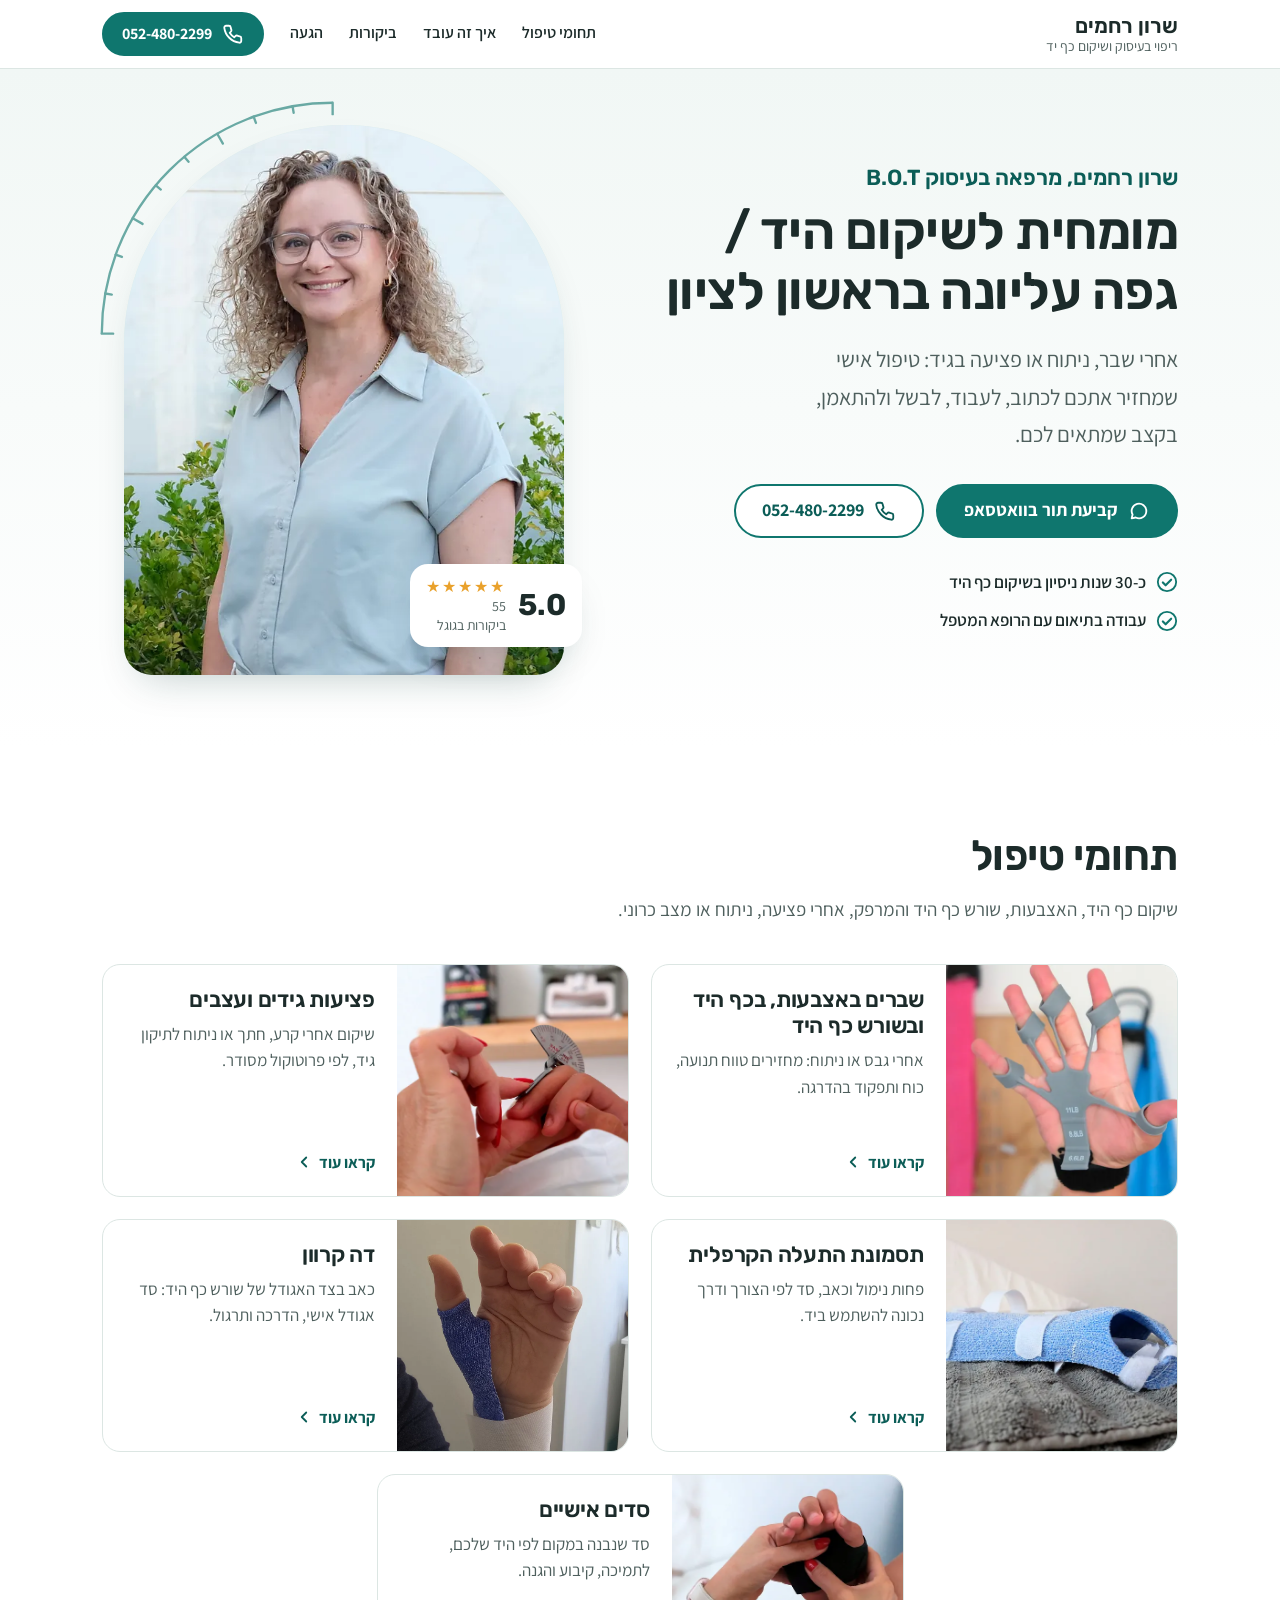
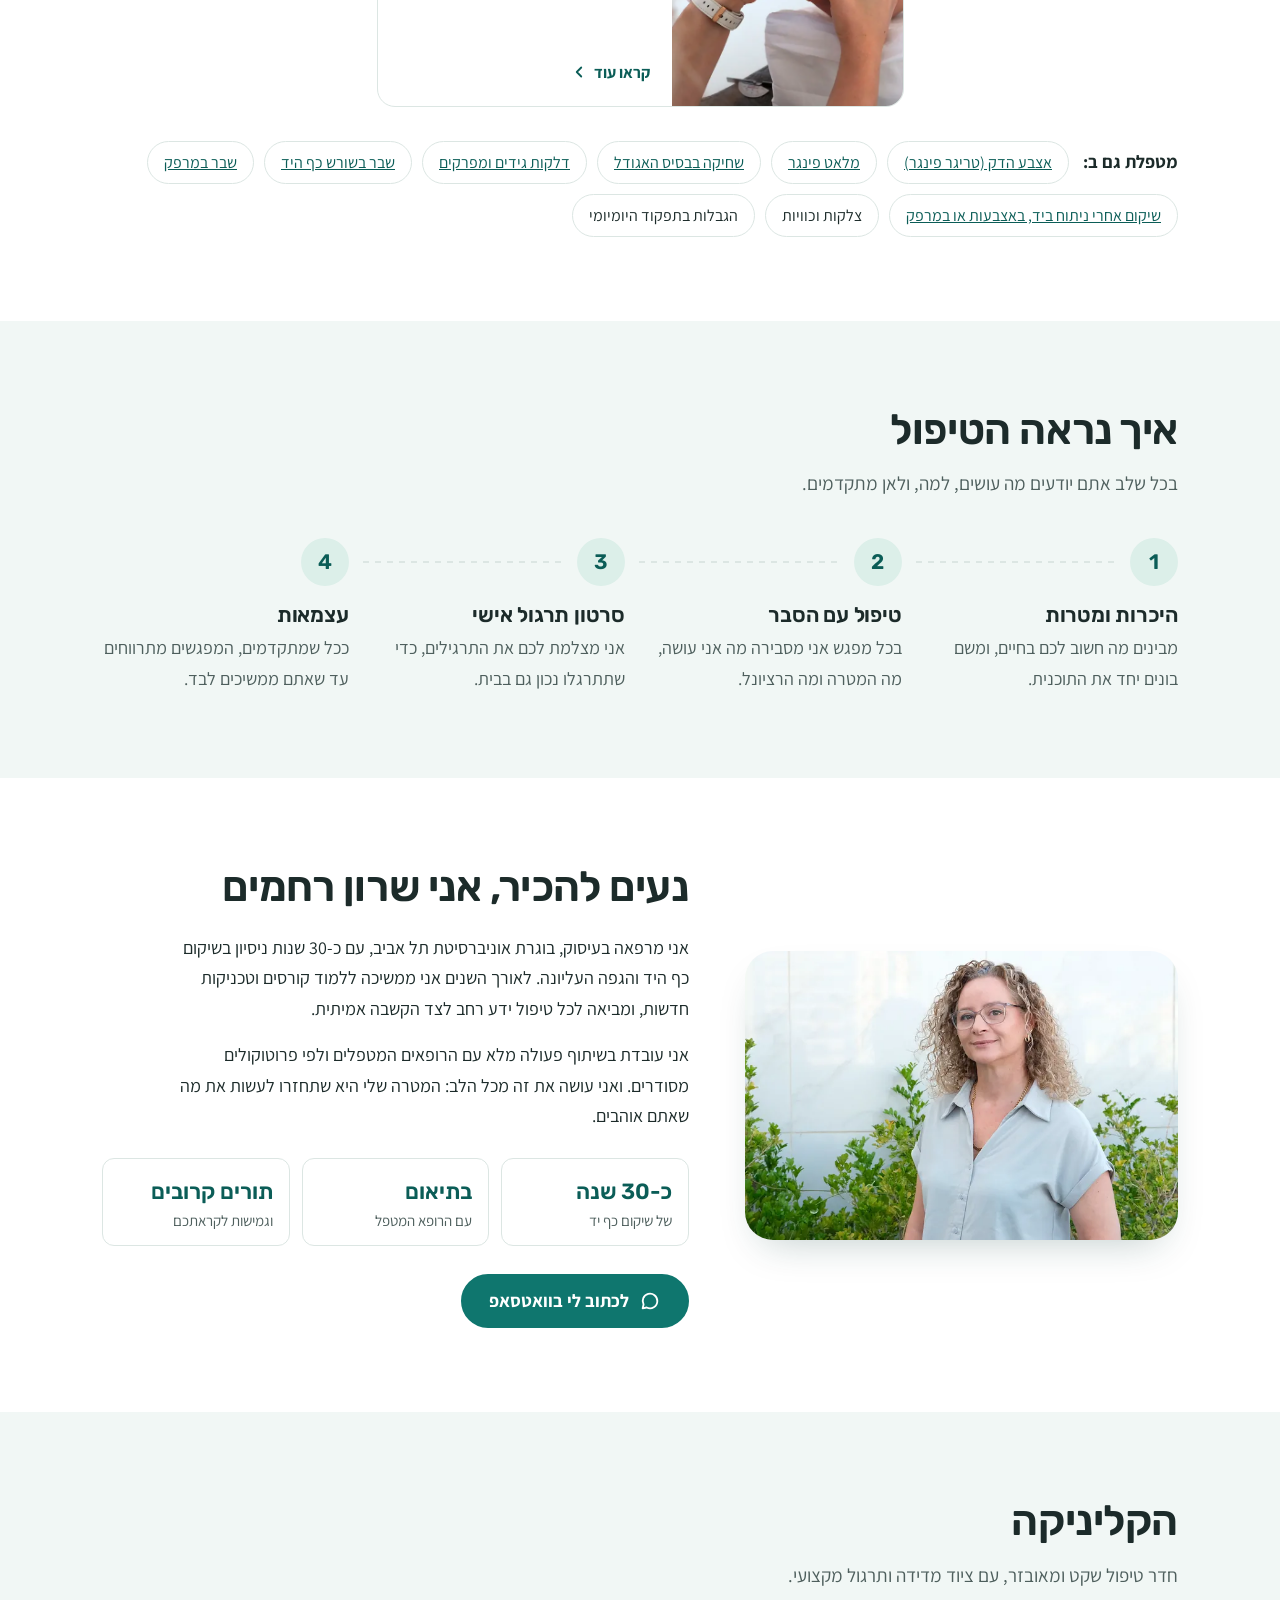
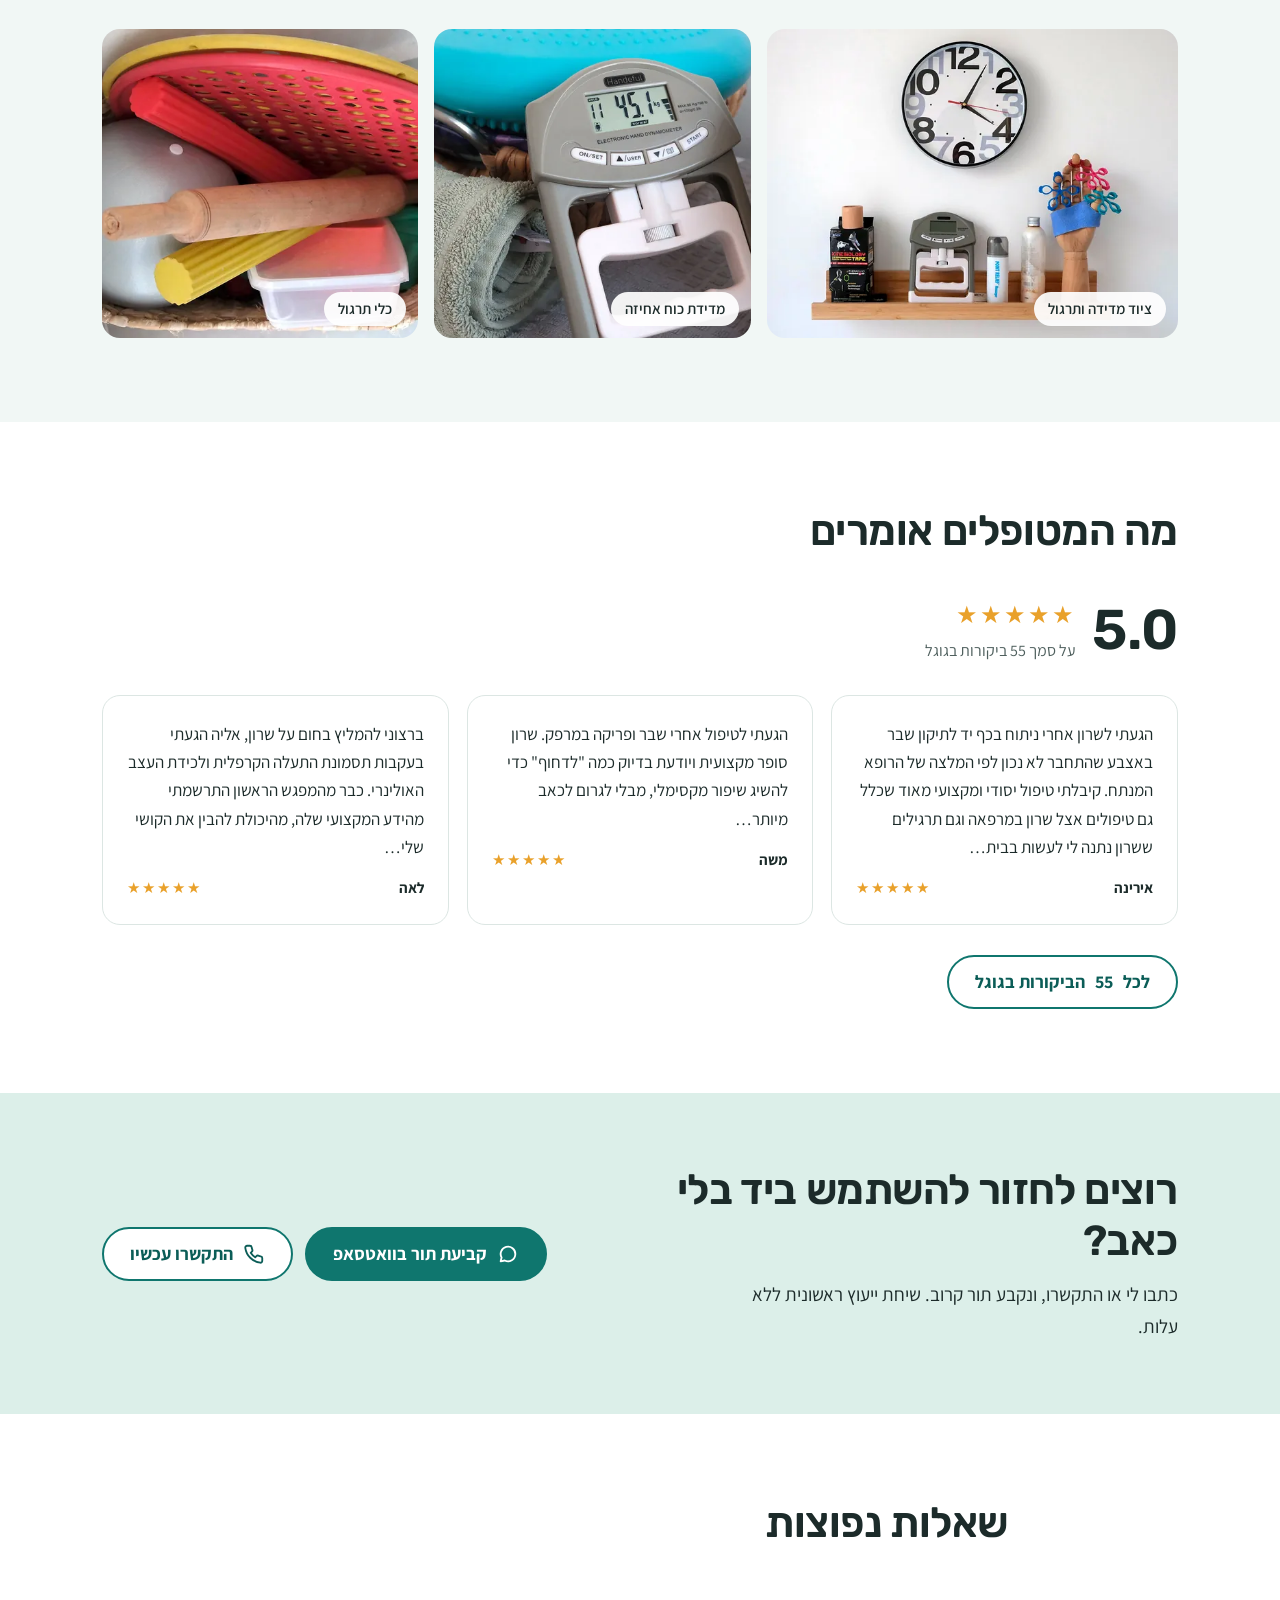
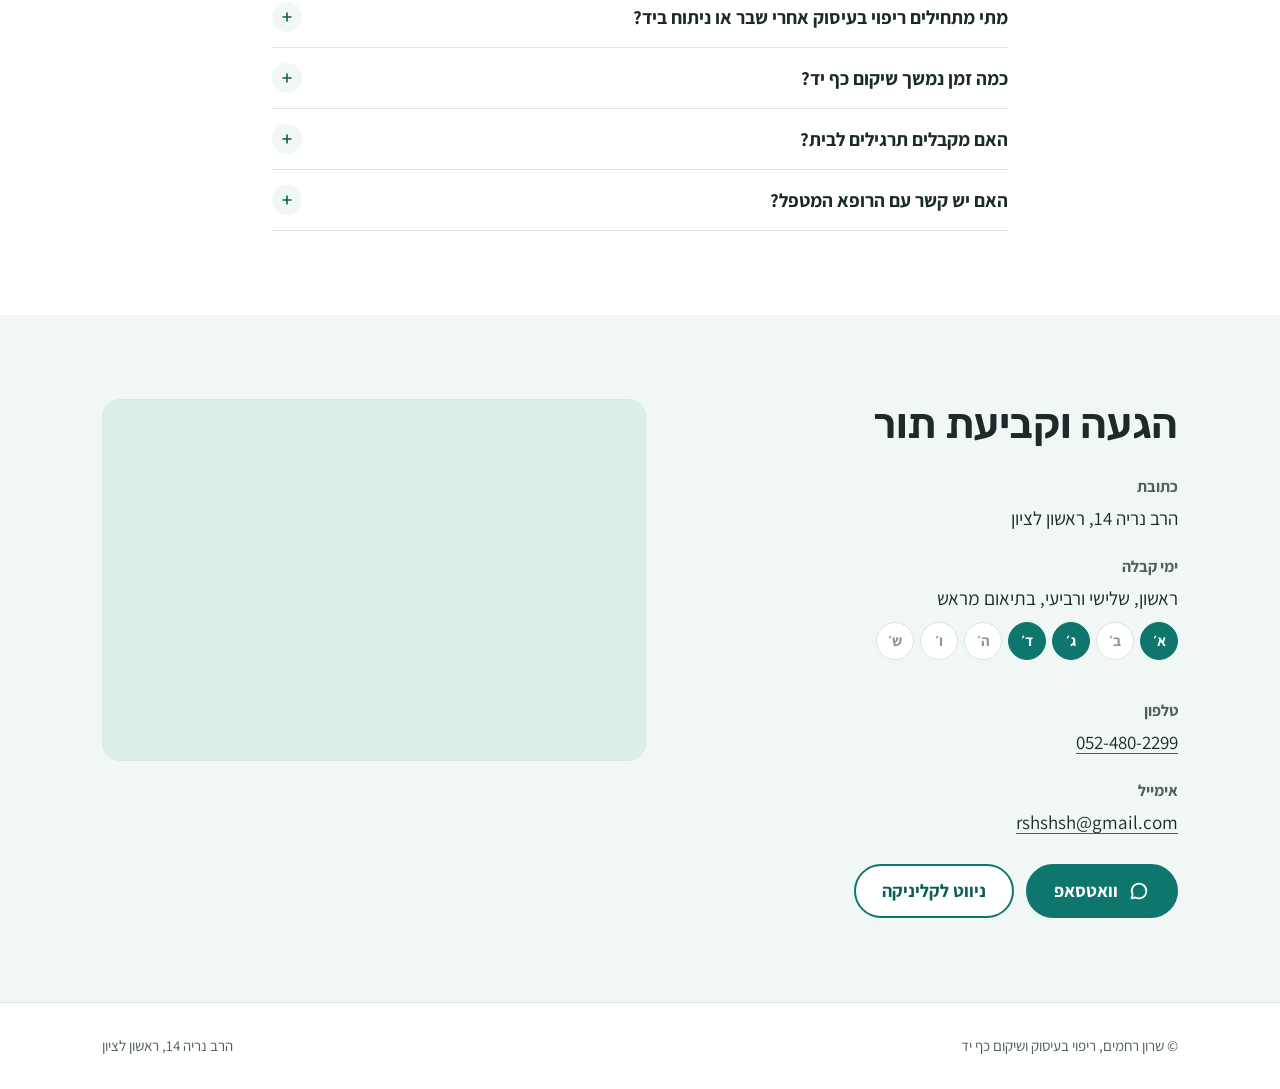
<file: index.html>
<!DOCTYPE html>
<html lang="he" dir="rtl">
<head>
<meta charset="utf-8">
<meta name="viewport" content="width=device-width, initial-scale=1, viewport-fit=cover">
<title>שרון רחמים | ריפוי בעיסוק ושיקום כף יד בראשון לציון</title>
<meta name="description" content="שרון רחמים, מרפאה בעיסוק עם כ-30 שנות ניסיון בשיקום כף היד, האצבעות ושורש כף היד בראשון לציון: אחרי שברים, ניתוחים, פציעות גידים, דלקות ותסמונת התעלה הקרפלית. דירוג 5.0 בגוגל.">
<meta name="msvalidate.01" content="3C5298DC05E6B8D7D1191E2079FE36BA">
<meta name="robots" content="index, follow">
<link rel="canonical" href="https://sharon-rahamim.pages.dev/">
<meta property="og:url" content="https://sharon-rahamim.pages.dev/">
<meta property="og:type" content="website">
<meta property="og:locale" content="he_IL">
<meta property="og:title" content="שרון רחמים | ריפוי בעיסוק ושיקום כף יד בראשון לציון">
<meta property="og:description" content="שיקום אחרי שברים, ניתוחים ופציעות גידים בכף היד, באצבעות, בשורש כף היד ובמרפק. טיפול אישי בתיאום עם הרופא המטפל.">
<meta property="og:image" content="https://sharon-rahamim.pages.dev/img/og-sharon.jpg">
<meta property="og:image:width" content="1200">
<meta property="og:image:height" content="630">
<meta property="og:site_name" content="שרון רחמים - ריפוי בעיסוק">
<meta name="twitter:card" content="summary_large_image">
<link rel="icon" href="/favicon.svg" type="image/svg+xml">
<link rel="apple-touch-icon" href="/apple-touch-icon.png">
<meta name="theme-color" content="#0f766e">
<link rel="preconnect" href="https://fonts.googleapis.com">
<link rel="preconnect" href="https://fonts.gstatic.com" crossorigin>
<link rel="stylesheet" href="https://fonts.googleapis.com/css2?family=Assistant:wght@400;600;700&family=Rubik:wght@500;600&display=swap">
<link rel="stylesheet" href="/style.css?v=4">
<link rel="preload" as="image" href="/img/sharon-600.webp" type="image/webp">
<script type="application/ld+json">
{"@context":"https://schema.org","@type":"WebSite","name":"שרון רחמים","alternateName":"שרון רחמים - ריפוי בעיסוק","url":"https://sharon-rahamim.pages.dev/"}
</script>
<script type="application/ld+json">
{"@context":"https://schema.org","@type":"MedicalBusiness","@id":"https://sharon-rahamim.pages.dev/#clinic","image":["https://sharon-rahamim.pages.dev/img/sharon-headshot-1200.jpg","https://sharon-rahamim.pages.dev/img/clinic-shelf-1000.jpg","https://sharon-rahamim.pages.dev/og-image.png"],"logo":"https://sharon-rahamim.pages.dev/apple-touch-icon.png","alternateName":["שרון רחמים","שרון רחמים מרפאה בעיסוק"],"sameAs":["https://maps.app.goo.gl/RUmNpomJ3WUQEmzW7","https://www.facebook.com/p/%D7%A9%D7%A8%D7%95%D7%9F-%D7%A8%D7%97%D7%9E%D7%99%D7%9D-%D7%9E%D7%A8%D7%A4%D7%90%D7%94-%D7%91%D7%A2%D7%99%D7%A1%D7%95%D7%A7-61574412644783/","https://easy.co.il/page/10163044"],"founder":{"@type":"Person","name":"שרון רחמים","jobTitle":"מרפאה בעיסוק"},"url":"https://sharon-rahamim.pages.dev/","name":"שרון רחמים - ריפוי בעיסוק ושיקום כף יד","description":"ריפוי בעיסוק ושיקום כף היד, האצבעות ושורש כף היד: אחרי שברים, ניתוחים, פציעות גידים ועצבים, דלקות ותסמונת התעלה הקרפלית, והכנת סדים אישיים.","telephone":"+972524802299","email":"rshshsh@gmail.com","address":{"@type":"PostalAddress","streetAddress":"הרב נריה 14","addressLocality":"ראשון לציון","postalCode":"7575131","addressCountry":"IL"},"geo":{"@type":"GeoCoordinates","latitude":31.9722977,"longitude":34.7741165},"areaServed":["ראשון לציון","חולון","בת ים","נס ציונה","רחובות"],"hasMap":"https://maps.app.goo.gl/RUmNpomJ3WUQEmzW7","knowsAbout":["שיקום כף יד","שיקום אצבעות","ריפוי בעיסוק","סדים אישיים","תסמונת התעלה הקרפלית","דה קרוון","פציעות גידים","שברים באצבעות"]}
</script>
<script type="application/ld+json">
{"@context":"https://schema.org","@type":"FAQPage","mainEntity":[
{"@type":"Question","name":"מתי מתחילים ריפוי בעיסוק אחרי שבר או ניתוח ביד?","acceptedAnswer":{"@type":"Answer","text":"בדרך כלל לפי הנחיית הרופא המטפל. כדאי ליצור קשר מוקדם, כדי לתאם ולהתחיל בזמן הנכון."}},
{"@type":"Question","name":"כמה זמן נמשך שיקום כף יד?","acceptedAnswer":{"@type":"Answer","text":"זה תלוי בפציעה ובמטרות שלכם. בהתחלה הטיפולים צפופים יותר, וככל שמתקדמים עוברים בהדרגה לעצמאות ולתרגול בבית."}},
{"@type":"Question","name":"האם מקבלים תרגילים לבית?","acceptedAnswer":{"@type":"Answer","text":"כן. כל מטופל מקבל תוכנית תרגול מותאמת וסרטון קצר שצולם בטיפול, כדי לתרגל נכון גם בבית."}},
{"@type":"Question","name":"האם יש קשר עם הרופא המטפל?","acceptedAnswer":{"@type":"Answer","text":"כן. הטיפול מתנהל בשיתוף פעולה עם הרופא המטפל ולפי פרוטוקולים מסודרים."}}]}
</script>
</head>
<body>
<a class="skip" href="#main">דילוג לתוכן</a>
<svg width="0" height="0" style="position:absolute" aria-hidden="true">
<symbol id="i-chat" viewBox="0 0 24 24" fill="none" stroke="currentColor" stroke-width="2" stroke-linecap="round" stroke-linejoin="round"><path d="M20 12a8 8 0 0 1-11.6 7.1L4 20l1-4.2A8 8 0 1 1 20 12Z"/></symbol>
<symbol id="i-phone" viewBox="0 0 24 24" fill="none" stroke="currentColor" stroke-width="2" stroke-linecap="round" stroke-linejoin="round"><path d="M21 16.5v3a2 2 0 0 1-2.2 2A19 19 0 0 1 2.5 5.2 2 2 0 0 1 4.5 3h3a2 2 0 0 1 2 1.7c.1.9.4 1.8.7 2.6a2 2 0 0 1-.5 2.1L8.4 10.7a16 16 0 0 0 4.9 4.9l1.3-1.3a2 2 0 0 1 2.1-.5c.8.3 1.7.6 2.6.7a2 2 0 0 1 1.7 2Z"/></symbol>
<symbol id="i-check" viewBox="0 0 24 24" fill="none" stroke="currentColor" stroke-width="2.4" stroke-linecap="round" stroke-linejoin="round"><circle cx="12" cy="12" r="10" stroke-width="2"/><path d="m7.5 12.5 3 3 6-6"/></symbol>
<symbol id="i-left" viewBox="0 0 24 24" fill="none" stroke="currentColor" stroke-width="2.4" stroke-linecap="round" stroke-linejoin="round"><path d="M15 6l-6 6 6 6"/></symbol>
</svg>

<header><div class="wrap">
<a class="brand" href="/"><b>שרון רחמים</b><small>ריפוי בעיסוק ושיקום כף יד</small></a>
<nav aria-label="ניווט ראשי">
<a class="lnk" href="#conditions">תחומי טיפול</a><a class="lnk" href="#process">איך זה עובד</a><a class="lnk" href="#reviews">ביקורות</a><a class="lnk" href="#contact">הגעה</a>
<a class="btn sm" href="tel:0524802299"><svg aria-hidden="true"><use href="#i-phone"/></svg>052-480-2299</a>
</nav></div></header>

<main id="main">
<section class="hero"><div class="wrap">
<div>
<h1><span class="h1-name">שרון רחמים, מרפאה בעיסוק <span dir="ltr">B.O.T</span></span>מומחית לשיקום היד / גפה&nbsp;עליונה בראשון&nbsp;לציון</h1>
<p class="lead">אחרי שבר, ניתוח או פציעה בגיד: טיפול אישי שמחזיר אתכם לכתוב, לעבוד, לבשל ולהתאמן, בקצב שמתאים לכם.</p>
<div class="ctas">
<a class="btn" href="https://api.whatsapp.com/send?phone=972524802299&amp;text=%D7%94%D7%99%D7%99%20%D7%A9%D7%A8%D7%95%D7%9F%2C%20%D7%90%D7%A9%D7%9E%D7%97%20%D7%9C%D7%A7%D7%91%D7%95%D7%A2%20%D7%AA%D7%95%D7%A8"><svg aria-hidden="true"><use href="#i-chat"/></svg>קביעת תור בוואטסאפ</a>
<a class="btn ghost" href="tel:0524802299"><svg aria-hidden="true"><use href="#i-phone"/></svg>052-480-2299</a>
</div>
<ul class="trust">
<li><svg aria-hidden="true"><use href="#i-check"/></svg>כ-30 שנות ניסיון בשיקום כף היד</li>
<li><svg aria-hidden="true"><use href="#i-check"/></svg>עבודה בתיאום עם הרופא המטפל</li>
</ul>
</div>
<figure class="portrait">
<svg class="arc" viewBox="-4 -4 260 260" aria-hidden="true"><path id="arcline" d="M0 244A244 244 0 0 1 244 0" fill="none" stroke="currentColor" stroke-width="2.5"/><g stroke="currentColor" stroke-width="2.5" stroke-linecap="round"><path d="M0.0 244.0L12.0 244.0"/><path d="M3.7 201.6L10.6 202.8"/><path d="M14.7 160.5L21.3 162.9"/><path d="M32.7 122.0L43.1 128.0"/><path d="M57.1 87.2L62.4 91.7"/><path d="M87.2 57.1L91.7 62.4"/><path d="M122.0 32.7L128.0 43.1"/><path d="M160.5 14.7L162.9 21.3"/><path d="M201.6 3.7L202.8 10.6"/><path d="M244.0 0.0L244.0 12.0"/></g></svg>
<div class="frame"><picture><source type="image/webp" srcset="/img/sharon-600.webp 600w, /img/sharon-1000.webp 1000w" sizes="(max-width:860px) 320px, 440px"><img src="/img/sharon-1000.jpg" width="1000" height="1250" alt="שרון רחמים, מרפאה בעיסוק, מחייכת על רקע צמחייה" fetchpriority="high"></picture></div>
<a class="rating" href="#reviews"><b data-g="rating">5.0</b><span><i aria-hidden="true">★★★★★</i><span data-g="count">55</span> ביקורות בגוגל</span></a>
</figure>
</div></section>

<section id="conditions"><div class="wrap">
<div class="sec-head"><h2>תחומי טיפול</h2><p>שיקום כף היד, האצבעות, שורש כף היד והמרפק, אחרי פציעה, ניתוח או מצב כרוני.</p></div>
<ul class="cards">
<li class="card"><picture><source type="image/webp" srcset="/img/finger-trainer-760.webp"><img src="/img/finger-trainer-1400.jpg" width="1400" height="933" loading="lazy" alt="יד מתרגלת עם מאמן אצבעות מגומי"></picture><div class="body"><h3><a href="/hand-wrist-fracture/">שברים באצבעות, בכף היד ובשורש כף היד</a></h3><p>אחרי גבס או ניתוח: מחזירים טווח תנועה, כוח ותפקוד בהדרגה.</p><span class="more" aria-hidden="true">קראו עוד<svg><use href="#i-left"/></svg></span></div></li>
<li class="card"><picture><source type="image/webp" srcset="/img/goniometer-760.webp"><img src="/img/goniometer-1400.jpg" width="1400" height="933" loading="lazy" alt="מדידת טווח תנועה של אצבע בגוניומטר"></picture><div class="body"><h3><a href="/tendon-injury/">פציעות גידים ועצבים</a></h3><p>שיקום אחרי קרע, חתך או ניתוח לתיקון גיד, לפי פרוטוקול מסודר.</p><span class="more" aria-hidden="true">קראו עוד<svg><use href="#i-left"/></svg></span></div></li>
<li class="card"><picture><source type="image/webp" srcset="/img/custom-splint-760.webp"><img src="/img/custom-splint-1400.jpg" width="1400" height="933" loading="lazy" alt="סד אישי לשורש כף היד"></picture><div class="body"><h3><a href="/carpal-tunnel/">תסמונת התעלה הקרפלית</a></h3><p>פחות נימול וכאב, סד לפי הצורך ודרך נכונה להשתמש ביד.</p><span class="more" aria-hidden="true">קראו עוד<svg><use href="#i-left"/></svg></span></div></li>
<li class="card"><picture><source type="image/webp" srcset="/img/de-quervain-splint-760.webp"><img src="/img/de-quervain-splint-1200.jpg" width="1200" height="1200" loading="lazy" alt="סד אגודל אישי"></picture><div class="body"><h3><a href="/de-quervain/">דה קרוון</a></h3><p>כאב בצד האגודל של שורש כף היד: סד אגודל אישי, הדרכה ותרגול.</p><span class="more" aria-hidden="true">קראו עוד<svg><use href="#i-left"/></svg></span></div></li>
<li class="card"><picture><source type="image/webp" srcset="/img/splint-fitting-760.webp"><img src="/img/splint-fitting-1400.jpg" width="1400" height="933" loading="lazy" alt="התאמת סד לכף היד של מטופל"></picture><div class="body"><h3><a href="/custom-splints/">סדים אישיים</a></h3><p>סד שנבנה במקום לפי היד שלכם, לתמיכה, קיבוע והגנה.</p><span class="more" aria-hidden="true">קראו עוד<svg><use href="#i-left"/></svg></span></div></li>
</ul>
<div class="also"><strong>מטפלת גם ב:</strong><span><a href="/trigger-finger/">אצבע הדק (טריגר פינגר)</a></span><span><a href="/mallet-finger/">מלאט פינגר</a></span><span><a href="/thumb-arthritis/">שחיקה בבסיס האגודל</a></span><span><a href="/tendinitis/">דלקות גידים ומפרקים</a></span><span><a href="/wrist-fracture/">שבר בשורש כף היד</a></span><span><a href="/elbow-fracture/">שבר במרפק</a></span><span><a href="/post-surgery-rehab/">שיקום אחרי ניתוח ביד, באצבעות או במרפק</a></span><span>צלקות וכוויות</span><span>הגבלות בתפקוד היומיומי</span></div>
</div></section>

<section id="process" class="tint"><div class="wrap">
<div class="sec-head"><h2>איך נראה הטיפול</h2><p>בכל שלב אתם יודעים מה עושים, למה, ולאן מתקדמים.</p></div>
<ol class="steps">
<li><h3>היכרות ומטרות</h3><p>מבינים מה חשוב לכם בחיים, ומשם בונים יחד את התוכנית.</p></li>
<li><h3>טיפול עם הסבר</h3><p>בכל מפגש אני מסבירה מה אני עושה, מה המטרה ומה הרציונל.</p></li>
<li><h3>סרטון תרגול אישי</h3><p>אני מצלמת לכם את התרגילים, כדי שתתרגלו נכון גם בבית.</p></li>
<li><h3>עצמאות</h3><p>ככל שמתקדמים, המפגשים מתרווחים עד שאתם ממשיכים לבד.</p></li>
</ol>
</div></section>

<section id="about"><div class="wrap about">
<figure class="pic"><picture><source type="image/webp" srcset="/img/sharon-headshot-700.webp 700w, /img/sharon-headshot-1200.webp 1200w" sizes="(max-width:860px) 100vw, 460px"><img src="/img/sharon-headshot-1200.jpg" width="1200" height="800" loading="lazy" alt="שרון רחמים"></picture></figure>
<div>
<div class="sec-head" style="margin-bottom:20px"><h2>נעים להכיר, אני שרון רחמים</h2></div>
<p>אני מרפאה בעיסוק, בוגרת אוניברסיטת תל אביב, עם כ-30 שנות ניסיון בשיקום כף היד והגפה העליונה. לאורך השנים אני ממשיכה ללמוד קורסים וטכניקות חדשות, ומביאה לכל טיפול ידע רחב לצד הקשבה אמיתית.</p>
<p>אני עובדת בשיתוף פעולה מלא עם הרופאים המטפלים ולפי פרוטוקולים מסודרים. ואני עושה את זה מכל הלב: המטרה שלי היא שתחזרו לעשות את מה שאתם אוהבים.</p>
<ul class="facts">
<li><b>כ-30 שנה</b><span>של שיקום כף יד</span></li>
<li><b>בתיאום</b><span>עם הרופא המטפל</span></li>
<li><b>תורים קרובים</b><span>וגמישות לקראתכם</span></li>
</ul>
<a class="btn" href="https://api.whatsapp.com/send?phone=972524802299&amp;text=%D7%94%D7%99%D7%99%20%D7%A9%D7%A8%D7%95%D7%9F%2C%20%D7%90%D7%A9%D7%9E%D7%97%20%D7%9C%D7%A7%D7%91%D7%95%D7%A2%20%D7%AA%D7%95%D7%A8"><svg aria-hidden="true"><use href="#i-chat"/></svg>לכתוב לי בוואטסאפ</a>
</div>
</div></section>

<section id="clinic" class="tint"><div class="wrap">
<div class="sec-head"><h2>הקליניקה</h2><p>חדר טיפול שקט ומאובזר, עם ציוד מדידה ותרגול מקצועי.</p></div>
<div class="gallery">
<figure><picture><source type="image/webp" srcset="/img/clinic-shelf-600.webp 600w, /img/clinic-shelf-1000.webp 1000w" sizes="(max-width:760px) 100vw, 460px"><img src="/img/clinic-shelf-1000.jpg" width="1000" height="750" loading="lazy" alt="מדף בקליניקה עם מד כוח אחיזה, טייפים ויד עץ עם מאמני אצבעות"></picture><figcaption>ציוד מדידה ותרגול</figcaption></figure>
<figure><picture><source type="image/webp" srcset="/img/grip-dynamometer-600.webp 600w, /img/grip-dynamometer-1000.webp 1000w" sizes="(max-width:760px) 50vw, 340px"><img src="/img/grip-dynamometer-1000.jpg" width="1000" height="750" loading="lazy" alt="מד כוח אחיזה דיגיטלי"></picture><figcaption>מדידת כוח אחיזה</figcaption></figure>
<figure><picture><source type="image/webp" srcset="/img/exercise-tools-600.webp 600w, /img/exercise-tools-1000.webp 1000w" sizes="(max-width:760px) 50vw, 340px"><img src="/img/exercise-tools-1000.jpg" width="1000" height="750" loading="lazy" alt="סל עם כלי תרגול לשיקום כף היד"></picture><figcaption>כלי תרגול</figcaption></figure>
</div>
</div></section>

<section id="reviews"><div class="wrap">
<div class="sec-head"><h2>מה המטופלים אומרים</h2></div>
<div class="score"><span class="big" data-g="rating">5.0</span><span><span class="stars" aria-label="5 מתוך 5 כוכבים">★★★★★</span><small>על סמך <span data-g="count">55</span> ביקורות בגוגל</small></span></div>
<ul class="quotes">
<li><blockquote>הגעתי לשרון אחרי ניתוח בכף יד לתיקון שבר באצבע שהתחבר לא נכון לפי המלצה של הרופא המנתח. קיבלתי טיפול יסודי ומקצועי מאוד שכלל גם טיפולים אצל שרון במרפאה וגם תרגילים ששרון נתנה לי לעשות בבית…</blockquote><footer><b>אירינה</b><span class="stars" aria-label="5 כוכבים">★★★★★</span></footer></li>
<li><blockquote>הגעתי לטיפול אחרי שבר ופריקה במרפק. שרון סופר מקצועית ויודעת בדיוק כמה "לדחוף" כדי להשיג שיפור מקסימלי, מבלי לגרום לכאב מיותר…</blockquote><footer><b>משה</b><span class="stars" aria-label="5 כוכבים">★★★★★</span></footer></li>
<li><blockquote>ברצוני להמליץ בחום על שרון, אליה הגעתי בעקבות תסמונת התעלה הקרפלית ולכידת העצב האולינרי. כבר מהמפגש הראשון התרשמתי מהידע המקצועי שלה, מהיכולת להבין את הקושי שלי…</blockquote><footer><b>לאה</b><span class="stars" aria-label="5 כוכבים">★★★★★</span></footer></li>
</ul>
<div class="ctas"><a class="btn ghost" href="https://maps.app.goo.gl/RUmNpomJ3WUQEmzW7">לכל <span data-g="count">55</span> הביקורות בגוגל</a></div>
</div></section>

<div class="cta-band"><div class="wrap">
<div><h2>רוצים לחזור להשתמש ביד בלי כאב?</h2><p>כתבו לי או התקשרו, ונקבע תור קרוב. שיחת ייעוץ ראשונית ללא עלות.</p></div>
<div class="ctas"><a class="btn" href="https://api.whatsapp.com/send?phone=972524802299&amp;text=%D7%94%D7%99%D7%99%20%D7%A9%D7%A8%D7%95%D7%9F%2C%20%D7%90%D7%A9%D7%9E%D7%97%20%D7%9C%D7%A7%D7%91%D7%95%D7%A2%20%D7%AA%D7%95%D7%A8"><svg aria-hidden="true"><use href="#i-chat"/></svg>קביעת תור בוואטסאפ</a><a class="btn ghost" href="tel:0524802299"><svg aria-hidden="true"><use href="#i-phone"/></svg>התקשרו עכשיו</a></div>
</div></div>

<section id="faq"><div class="wrap faq">
<div class="sec-head"><h2>שאלות נפוצות</h2></div>
<details><summary>מתי מתחילים ריפוי בעיסוק אחרי שבר או ניתוח ביד?</summary><p>בדרך כלל לפי הנחיית הרופא המטפל. כדאי ליצור קשר מוקדם, כדי לתאם ולהתחיל בזמן הנכון.</p></details>
<details><summary>כמה זמן נמשך שיקום כף יד?</summary><p>זה תלוי בפציעה ובמטרות שלכם. בהתחלה הטיפולים צפופים יותר, וככל שמתקדמים עוברים בהדרגה לעצמאות ולתרגול בבית.</p></details>
<details><summary>האם מקבלים תרגילים לבית?</summary><p>כן. כל מטופל מקבל תוכנית תרגול מותאמת וסרטון קצר שצולם בטיפול, כדי לתרגל נכון גם בבית.</p></details>
<details><summary>האם יש קשר עם הרופא המטפל?</summary><p>כן. הטיפול מתנהל בשיתוף פעולה עם הרופא המטפל ולפי פרוטוקולים מסודרים.</p></details>
</div></section>

<section id="contact" class="tint"><div class="wrap contact">
<div>
<div class="sec-head" style="margin-bottom:24px"><h2>הגעה וקביעת תור</h2></div>
<dl>
<div><dt>כתובת</dt><dd>הרב נריה 14, ראשון לציון</dd></div>
<div><dt>ימי קבלה</dt><dd>ראשון, שלישי ורביעי, בתיאום מראש
<ul class="week" aria-hidden="true"><li class="on">א׳</li><li>ב׳</li><li class="on">ג׳</li><li class="on">ד׳</li><li>ה׳</li><li>ו׳</li><li>ש׳</li></ul></dd></div>
<div><dt>טלפון</dt><dd><a href="tel:0524802299">052-480-2299</a></dd></div>
<div><dt>אימייל</dt><dd><a href="mailto:rshshsh@gmail.com">rshshsh@gmail.com</a></dd></div>
</dl>
<div class="ctas"><a class="btn" href="https://api.whatsapp.com/send?phone=972524802299&amp;text=%D7%94%D7%99%D7%99%20%D7%A9%D7%A8%D7%95%D7%9F%2C%20%D7%90%D7%A9%D7%9E%D7%97%20%D7%9C%D7%A7%D7%91%D7%95%D7%A2%20%D7%AA%D7%95%D7%A8"><svg aria-hidden="true"><use href="#i-chat"/></svg>וואטסאפ</a><a class="btn ghost" href="https://maps.app.goo.gl/RUmNpomJ3WUQEmzW7">ניווט לקליניקה</a></div>
</div>
<div class="map"><iframe title="מפה: הרב נריה 14, ראשון לציון" loading="lazy" src="https://www.google.com/maps?q=%D7%94%D7%A8%D7%91%20%D7%A0%D7%A8%D7%99%D7%94%2014%20%D7%A8%D7%90%D7%A9%D7%95%D7%9F%20%D7%9C%D7%A6%D7%99%D7%95%D7%9F&amp;output=embed"></iframe></div>
</div></section>
</main>

<footer class="site-foot"><div class="wrap"><span>© שרון רחמים, ריפוי בעיסוק ושיקום כף יד</span><span>הרב נריה 14, ראשון לציון</span></div></footer>

<div class="mbar"><a class="btn" href="https://api.whatsapp.com/send?phone=972524802299&amp;text=%D7%94%D7%99%D7%99%20%D7%A9%D7%A8%D7%95%D7%9F%2C%20%D7%90%D7%A9%D7%9E%D7%97%20%D7%9C%D7%A7%D7%91%D7%95%D7%A2%20%D7%AA%D7%95%D7%A8"><svg aria-hidden="true"><use href="#i-chat"/></svg>וואטסאפ</a><a class="btn ghost" href="tel:0524802299"><svg aria-hidden="true"><use href="#i-phone"/></svg>התקשרו</a></div>
</body>
</html>
</file>
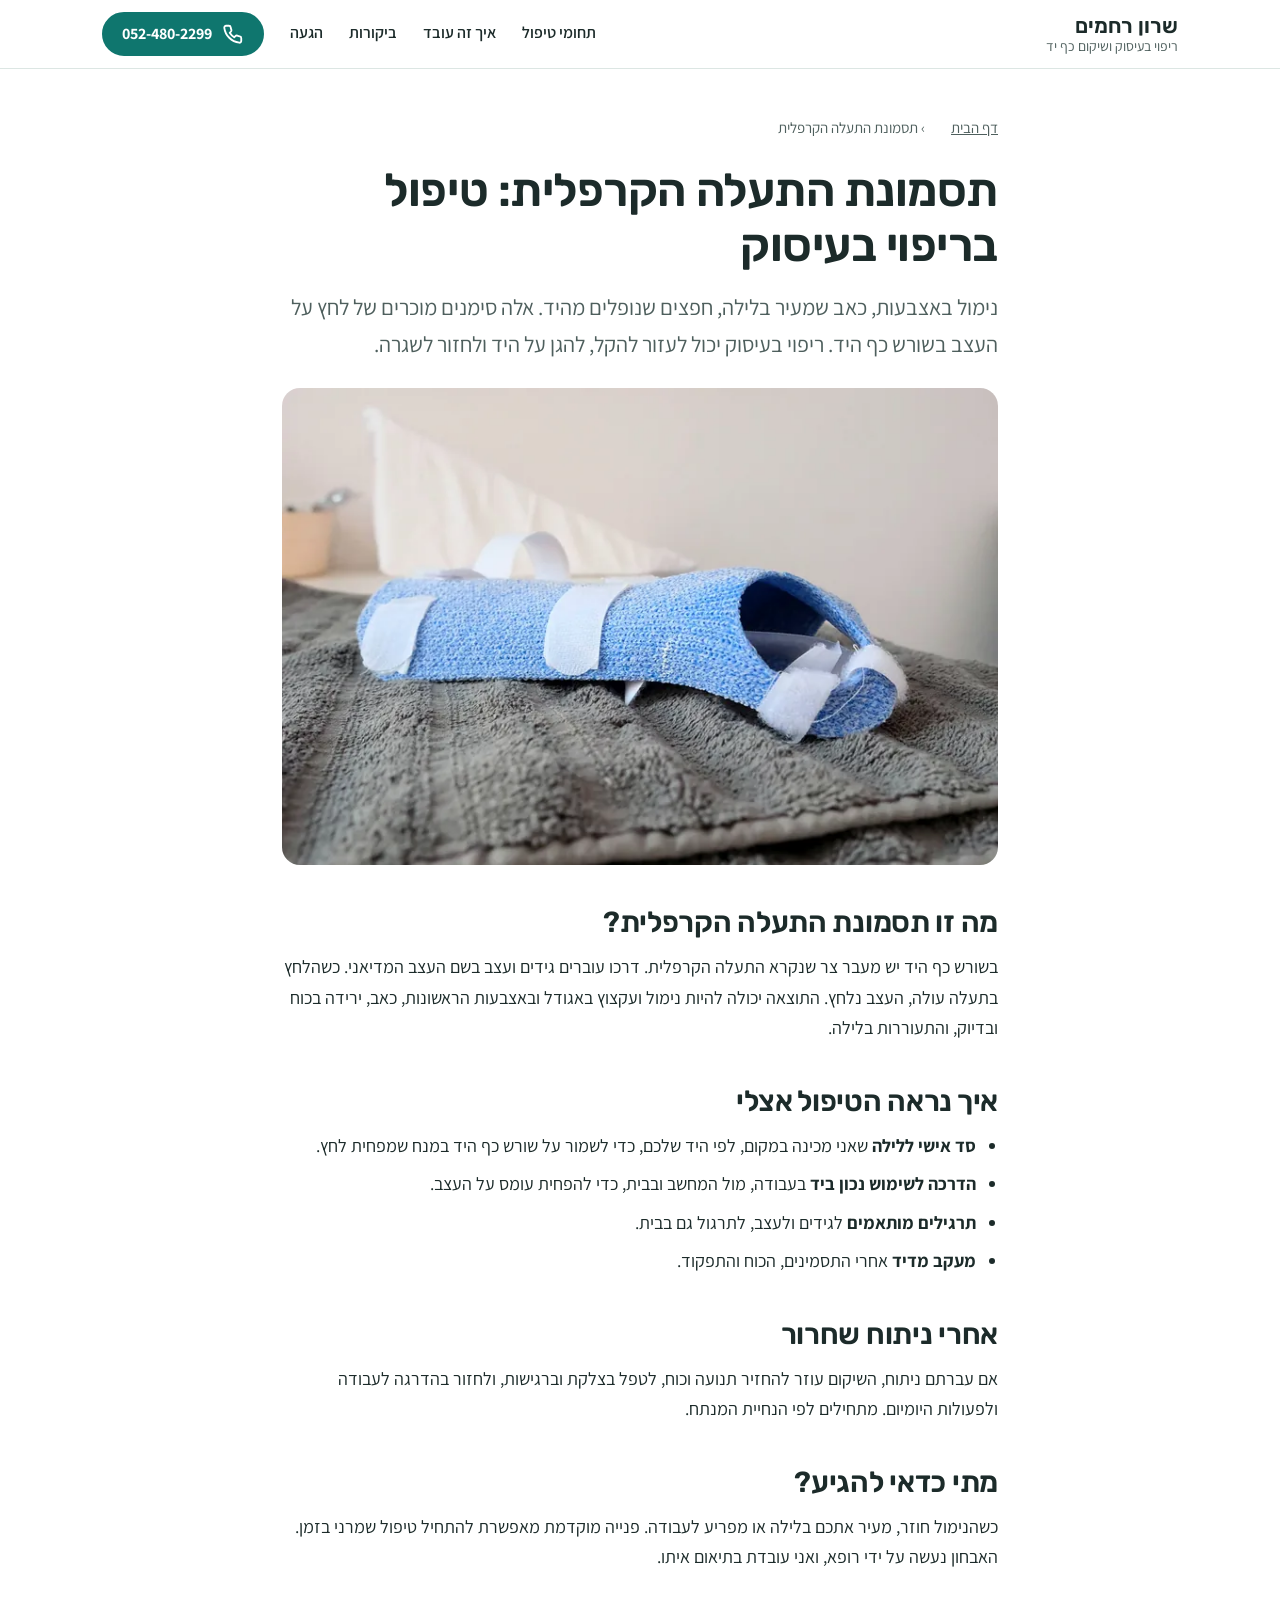
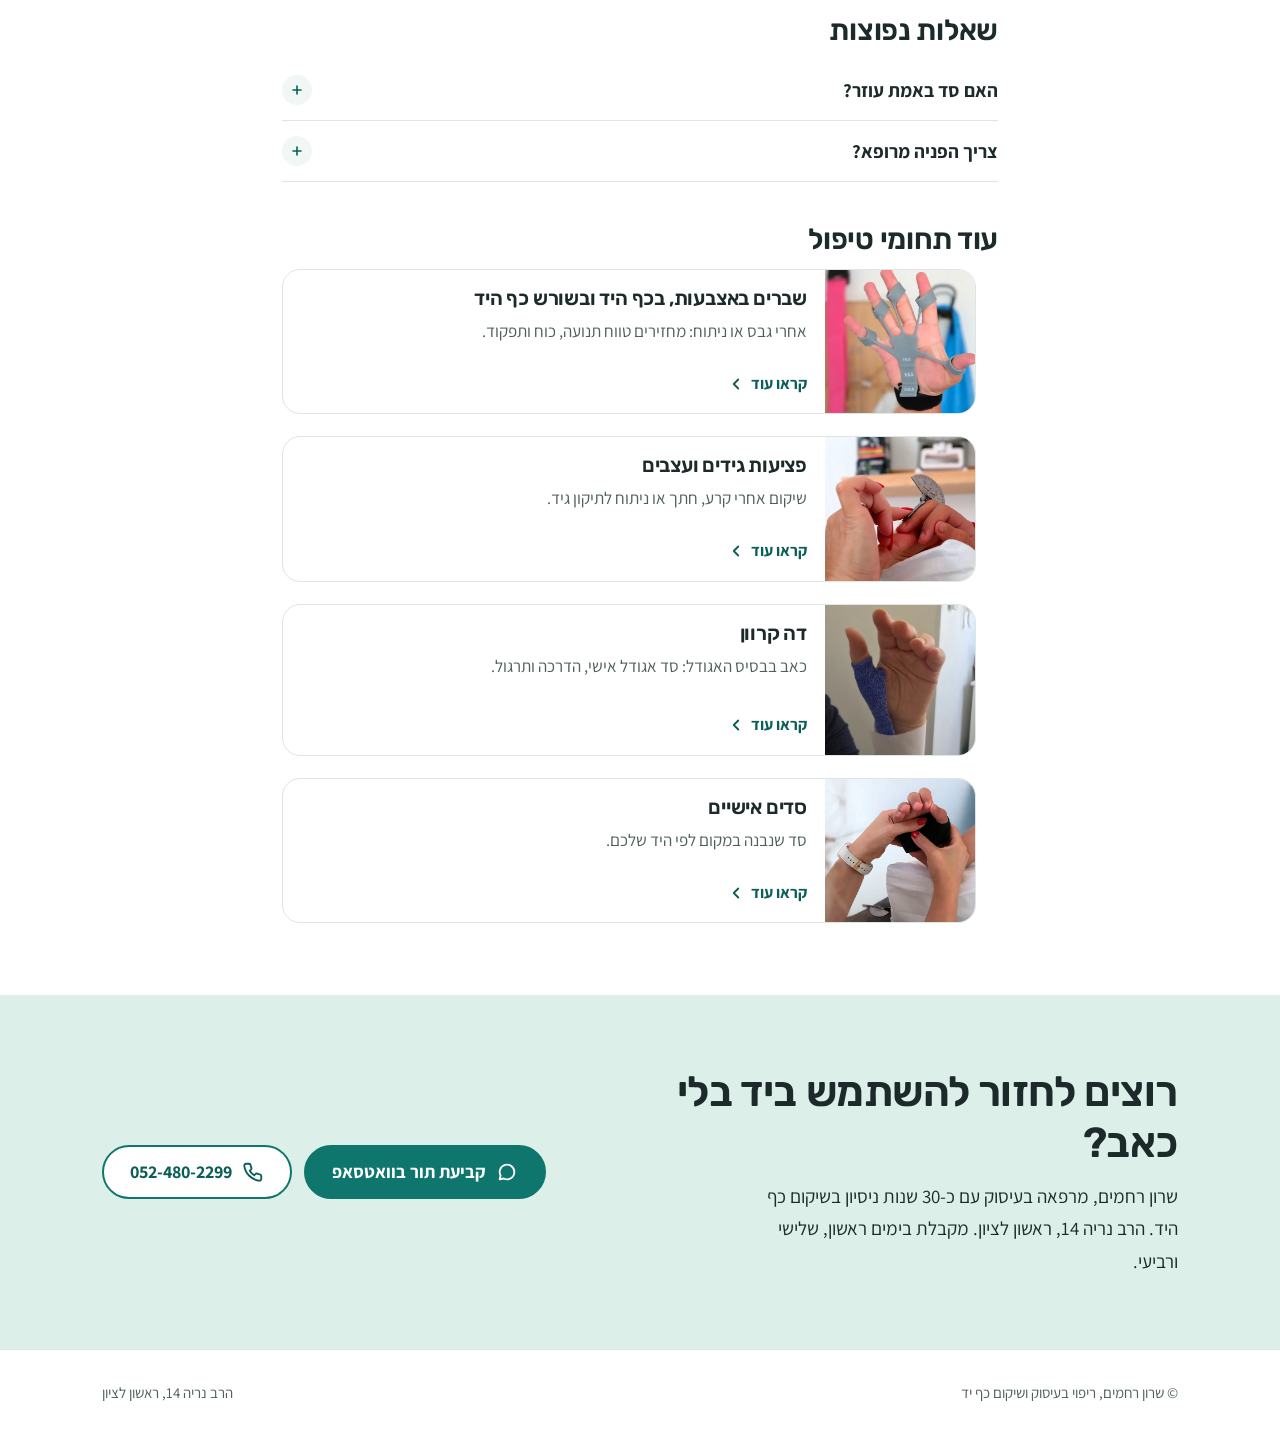
<file: carpal-tunnel/index.html>
<!doctype html>
<html lang="he" dir="rtl">
<head>
<meta charset="utf-8">
<meta name="viewport" content="width=device-width, initial-scale=1, viewport-fit=cover">
<title>תסמונת התעלה הקרפלית: טיפול בריפוי בעיסוק בראשון לציון | שרון רחמים</title>
<meta name="description" content="נימול, כאב ויקיצות בלילה בגלל תסמונת התעלה הקרפלית? טיפול בריפוי בעיסוק בראשון לציון: סד לילה אישי, הדרכה ותרגול, ושיקום אחרי ניתוח שחרור.">
<meta name="robots" content="index, follow">
<link rel="canonical" href="https://sharon-rahamim.pages.dev/carpal-tunnel/">
<meta property="og:url" content="https://sharon-rahamim.pages.dev/carpal-tunnel/">
<meta property="og:type" content="article">
<meta property="og:locale" content="he_IL">
<meta property="og:title" content="תסמונת התעלה הקרפלית: טיפול בריפוי בעיסוק בראשון לציון | שרון רחמים">
<meta property="og:description" content="נימול, כאב ויקיצות בלילה בגלל תסמונת התעלה הקרפלית? טיפול בריפוי בעיסוק בראשון לציון: סד לילה אישי, הדרכה ותרגול, ושיקום אחרי ניתוח שחרור.">
<meta property="og:image" content="https://sharon-rahamim.pages.dev/img/custom-splint-1400.jpg">
<meta property="og:site_name" content="שרון רחמים - ריפוי בעיסוק">
<meta name="twitter:card" content="summary_large_image">
<link rel="icon" href="/favicon.svg" type="image/svg+xml">
<link rel="apple-touch-icon" href="/apple-touch-icon.png">
<meta name="theme-color" content="#0f766e">
<link rel="preconnect" href="https://fonts.googleapis.com">
<link rel="preconnect" href="https://fonts.gstatic.com" crossorigin>
<link rel="stylesheet" href="https://fonts.googleapis.com/css2?family=Assistant:wght@400;600;700&family=Rubik:wght@500;600&display=swap">
<link rel="stylesheet" href="/style.css?v=4">
<script type="application/ld+json">{"@context": "https://schema.org", "@type": "MedicalWebPage", "url": "https://sharon-rahamim.pages.dev/carpal-tunnel/", "name": "תסמונת התעלה הקרפלית: טיפול בריפוי בעיסוק", "description": "נימול, כאב ויקיצות בלילה בגלל תסמונת התעלה הקרפלית? טיפול בריפוי בעיסוק בראשון לציון: סד לילה אישי, הדרכה ותרגול, ושיקום אחרי ניתוח שחרור.", "inLanguage": "he", "image": "https://sharon-rahamim.pages.dev/img/custom-splint-1400.jpg", "about": {"@type": "MedicalCondition", "name": "תסמונת התעלה הקרפלית"}, "author": {"@type": "Person", "name": "שרון רחמים", "jobTitle": "מרפאה בעיסוק"}, "publisher": {"@id": "https://sharon-rahamim.pages.dev/#clinic"}}</script>
<script type="application/ld+json">{"@context": "https://schema.org", "@type": "BreadcrumbList", "itemListElement": [{"@type": "ListItem", "position": 1, "name": "דף הבית", "item": "https://sharon-rahamim.pages.dev/"}, {"@type": "ListItem", "position": 2, "name": "תסמונת התעלה הקרפלית", "item": "https://sharon-rahamim.pages.dev/carpal-tunnel/"}]}</script>
<script type="application/ld+json">{"@context": "https://schema.org", "@type": "FAQPage", "mainEntity": [{"@type": "Question", "name": "האם סד באמת עוזר?", "acceptedAnswer": {"@type": "Answer", "text": "סד לילה הוא חלק מקובל בטיפול השמרני. אני מכינה סד אישי שמתאים בדיוק ליד שלכם, ומסבירה מתי ואיך ללבוש אותו."}}, {"@type": "Question", "name": "צריך הפניה מרופא?", "acceptedAnswer": {"@type": "Answer", "text": "לא חובה כדי לקבוע תור. בכל מקרה חשוב שתהיה הערכה רפואית, ואני עובדת בתיאום עם הרופא המטפל."}}]}</script>
</head>
<body>
<a class="skip" href="#main">דילוג לתוכן</a>
<svg width="0" height="0" style="position:absolute" aria-hidden="true">
<symbol id="i-chat" viewBox="0 0 24 24" fill="none" stroke="currentColor" stroke-width="2" stroke-linecap="round" stroke-linejoin="round"><path d="M20 12a8 8 0 0 1-11.6 7.1L4 20l1-4.2A8 8 0 1 1 20 12Z"/></symbol>
<symbol id="i-phone" viewBox="0 0 24 24" fill="none" stroke="currentColor" stroke-width="2" stroke-linecap="round" stroke-linejoin="round"><path d="M21 16.5v3a2 2 0 0 1-2.2 2A19 19 0 0 1 2.5 5.2 2 2 0 0 1 4.5 3h3a2 2 0 0 1 2 1.7c.1.9.4 1.8.7 2.6a2 2 0 0 1-.5 2.1L8.4 10.7a16 16 0 0 0 4.9 4.9l1.3-1.3a2 2 0 0 1 2.1-.5c.8.3 1.7.6 2.6.7a2 2 0 0 1 1.7 2Z"/></symbol>
<symbol id="i-check" viewBox="0 0 24 24" fill="none" stroke="currentColor" stroke-width="2.4" stroke-linecap="round" stroke-linejoin="round"><circle cx="12" cy="12" r="10" stroke-width="2"/><path d="m7.5 12.5 3 3 6-6"/></symbol>
<symbol id="i-left" viewBox="0 0 24 24" fill="none" stroke="currentColor" stroke-width="2.4" stroke-linecap="round" stroke-linejoin="round"><path d="M15 6l-6 6 6 6"/></symbol>
</svg>
<header><div class="wrap">
<a class="brand" href="/"><b>שרון רחמים</b><small>ריפוי בעיסוק ושיקום כף יד</small></a>
<nav aria-label="ניווט ראשי">
<a class="lnk" href="/#conditions">תחומי טיפול</a><a class="lnk" href="/#process">איך זה עובד</a><a class="lnk" href="/#reviews">ביקורות</a><a class="lnk" href="/#contact">הגעה</a>
<a class="btn sm" href="tel:0524802299"><svg aria-hidden="true"><use href="#i-phone"/></svg>052-480-2299</a>
</nav></div></header>
<main id="main">
<article class="article">
<nav class="crumbs" aria-label="פירורי לחם"><a href="/">דף הבית</a> › תסמונת התעלה הקרפלית</nav>
<h1>תסמונת התעלה הקרפלית: טיפול בריפוי בעיסוק</h1>
<p class="lead">נימול באצבעות, כאב שמעיר בלילה, חפצים שנופלים מהיד. אלה סימנים מוכרים של לחץ על העצב בשורש כף היד. ריפוי בעיסוק יכול לעזור להקל, להגן על היד ולחזור לשגרה.</p>
<figure class="photo"><picture><source type="image/webp" srcset="/img/custom-splint-760.webp 760w, /img/custom-splint-1400.webp 1400w" sizes="(max-width:800px) 100vw, 716px"><img src="/img/custom-splint-1400.jpg" width="1400" height="933" alt="סד אישי כחול עם רצועות סקוטש, שהוכן בקליניקה" fetchpriority="high"></picture></figure>
<h2>מה זו תסמונת התעלה הקרפלית?</h2>
<p>בשורש כף היד יש מעבר צר שנקרא התעלה הקרפלית. דרכו עוברים גידים ועצב בשם העצב המדיאני. כשהלחץ בתעלה עולה, העצב נלחץ. התוצאה יכולה להיות נימול ועקצוץ באגודל ובאצבעות הראשונות, כאב, ירידה בכוח ובדיוק, והתעוררות בלילה.</p>
<h2>איך נראה הטיפול אצלי</h2>
<ul><li><strong>סד אישי ללילה</strong> שאני מכינה במקום, לפי היד שלכם, כדי לשמור על שורש כף היד במנח שמפחית לחץ.</li><li><strong>הדרכה לשימוש נכון ביד</strong> בעבודה, מול המחשב ובבית, כדי להפחית עומס על העצב.</li><li><strong>תרגילים מותאמים</strong> לגידים ולעצב, לתרגול גם בבית.</li><li><strong>מעקב מדיד</strong> אחרי התסמינים, הכוח והתפקוד.</li></ul>
<h2>אחרי ניתוח שחרור</h2>
<p>אם עברתם ניתוח, השיקום עוזר להחזיר תנועה וכוח, לטפל בצלקת וברגישות, ולחזור בהדרגה לעבודה ולפעולות היומיום. מתחילים לפי הנחיית המנתח.</p>
<h2>מתי כדאי להגיע?</h2>
<p>כשהנימול חוזר, מעיר אתכם בלילה או מפריע לעבודה. פנייה מוקדמת מאפשרת להתחיל טיפול שמרני בזמן. האבחון נעשה על ידי רופא, ואני עובדת בתיאום איתו.</p>

<h2>שאלות נפוצות</h2>
<div class="faq"><details><summary>האם סד באמת עוזר?</summary><p>סד לילה הוא חלק מקובל בטיפול השמרני. אני מכינה סד אישי שמתאים בדיוק ליד שלכם, ומסבירה מתי ואיך ללבוש אותו.</p></details>
<details><summary>צריך הפניה מרופא?</summary><p>לא חובה כדי לקבוע תור. בכל מקרה חשוב שתהיה הערכה רפואית, ואני עובדת בתיאום עם הרופא המטפל.</p></details>
</div>
<h2>עוד תחומי טיפול</h2>
<ul class="cards"><li class="card"><picture><source type="image/webp" srcset="/img/finger-trainer-760.webp"><img src="/img/finger-trainer-1400.jpg" width="1400" height="933" loading="lazy" alt="יד מתרגלת עם מאמן אצבעות מגומי"></picture><div class="body"><h3><a href="/hand-wrist-fracture/">שברים באצבעות, בכף היד ובשורש כף היד</a></h3><p>אחרי גבס או ניתוח: מחזירים טווח תנועה, כוח ותפקוד.</p><span class="more" aria-hidden="true">קראו עוד<svg><use href="#i-left"/></svg></span></div></li><li class="card"><picture><source type="image/webp" srcset="/img/goniometer-760.webp"><img src="/img/goniometer-1400.jpg" width="1400" height="933" loading="lazy" alt="מדידת טווח תנועה של אצבע בגוניומטר"></picture><div class="body"><h3><a href="/tendon-injury/">פציעות גידים ועצבים</a></h3><p>שיקום אחרי קרע, חתך או ניתוח לתיקון גיד.</p><span class="more" aria-hidden="true">קראו עוד<svg><use href="#i-left"/></svg></span></div></li><li class="card"><picture><source type="image/webp" srcset="/img/de-quervain-splint-760.webp"><img src="/img/de-quervain-splint-1200.jpg" width="1200" height="1200" loading="lazy" alt="סד אגודל אישי"></picture><div class="body"><h3><a href="/de-quervain/">דה קרוון</a></h3><p>כאב בבסיס האגודל: סד אגודל אישי, הדרכה ותרגול.</p><span class="more" aria-hidden="true">קראו עוד<svg><use href="#i-left"/></svg></span></div></li><li class="card"><picture><source type="image/webp" srcset="/img/splint-fitting-760.webp"><img src="/img/splint-fitting-1400.jpg" width="1400" height="933" loading="lazy" alt="התאמת סד לכף היד של מטופל"></picture><div class="body"><h3><a href="/custom-splints/">סדים אישיים</a></h3><p>סד שנבנה במקום לפי היד שלכם.</p><span class="more" aria-hidden="true">קראו עוד<svg><use href="#i-left"/></svg></span></div></li></ul>
</article>
<div class="cta-band"><div class="wrap">
<div><h2>רוצים לחזור להשתמש ביד בלי כאב?</h2><p>שרון רחמים, מרפאה בעיסוק עם כ-30 שנות ניסיון בשיקום כף היד. הרב נריה 14, ראשון לציון. מקבלת בימים ראשון, שלישי ורביעי.</p></div>
<div class="ctas"><a class="btn" href="https://api.whatsapp.com/send?phone=972524802299&amp;text=%D7%94%D7%99%D7%99%20%D7%A9%D7%A8%D7%95%D7%9F%2C%20%D7%90%D7%A9%D7%9E%D7%97%20%D7%9C%D7%A7%D7%91%D7%95%D7%A2%20%D7%AA%D7%95%D7%A8"><svg aria-hidden="true"><use href="#i-chat"/></svg>קביעת תור בוואטסאפ</a><a class="btn ghost" href="tel:0524802299"><svg aria-hidden="true"><use href="#i-phone"/></svg>052-480-2299</a></div>
</div></div>
</main>
<footer class="site-foot"><div class="wrap"><span>© שרון רחמים, ריפוי בעיסוק ושיקום כף יד</span><span>הרב נריה 14, ראשון לציון</span></div></footer>
<div class="mbar"><a class="btn" href="https://api.whatsapp.com/send?phone=972524802299&amp;text=%D7%94%D7%99%D7%99%20%D7%A9%D7%A8%D7%95%D7%9F%2C%20%D7%90%D7%A9%D7%9E%D7%97%20%D7%9C%D7%A7%D7%91%D7%95%D7%A2%20%D7%AA%D7%95%D7%A8"><svg aria-hidden="true"><use href="#i-chat"/></svg>וואטסאפ</a><a class="btn ghost" href="tel:0524802299"><svg aria-hidden="true"><use href="#i-phone"/></svg>התקשרו</a></div>
</body>
</html>
</file>
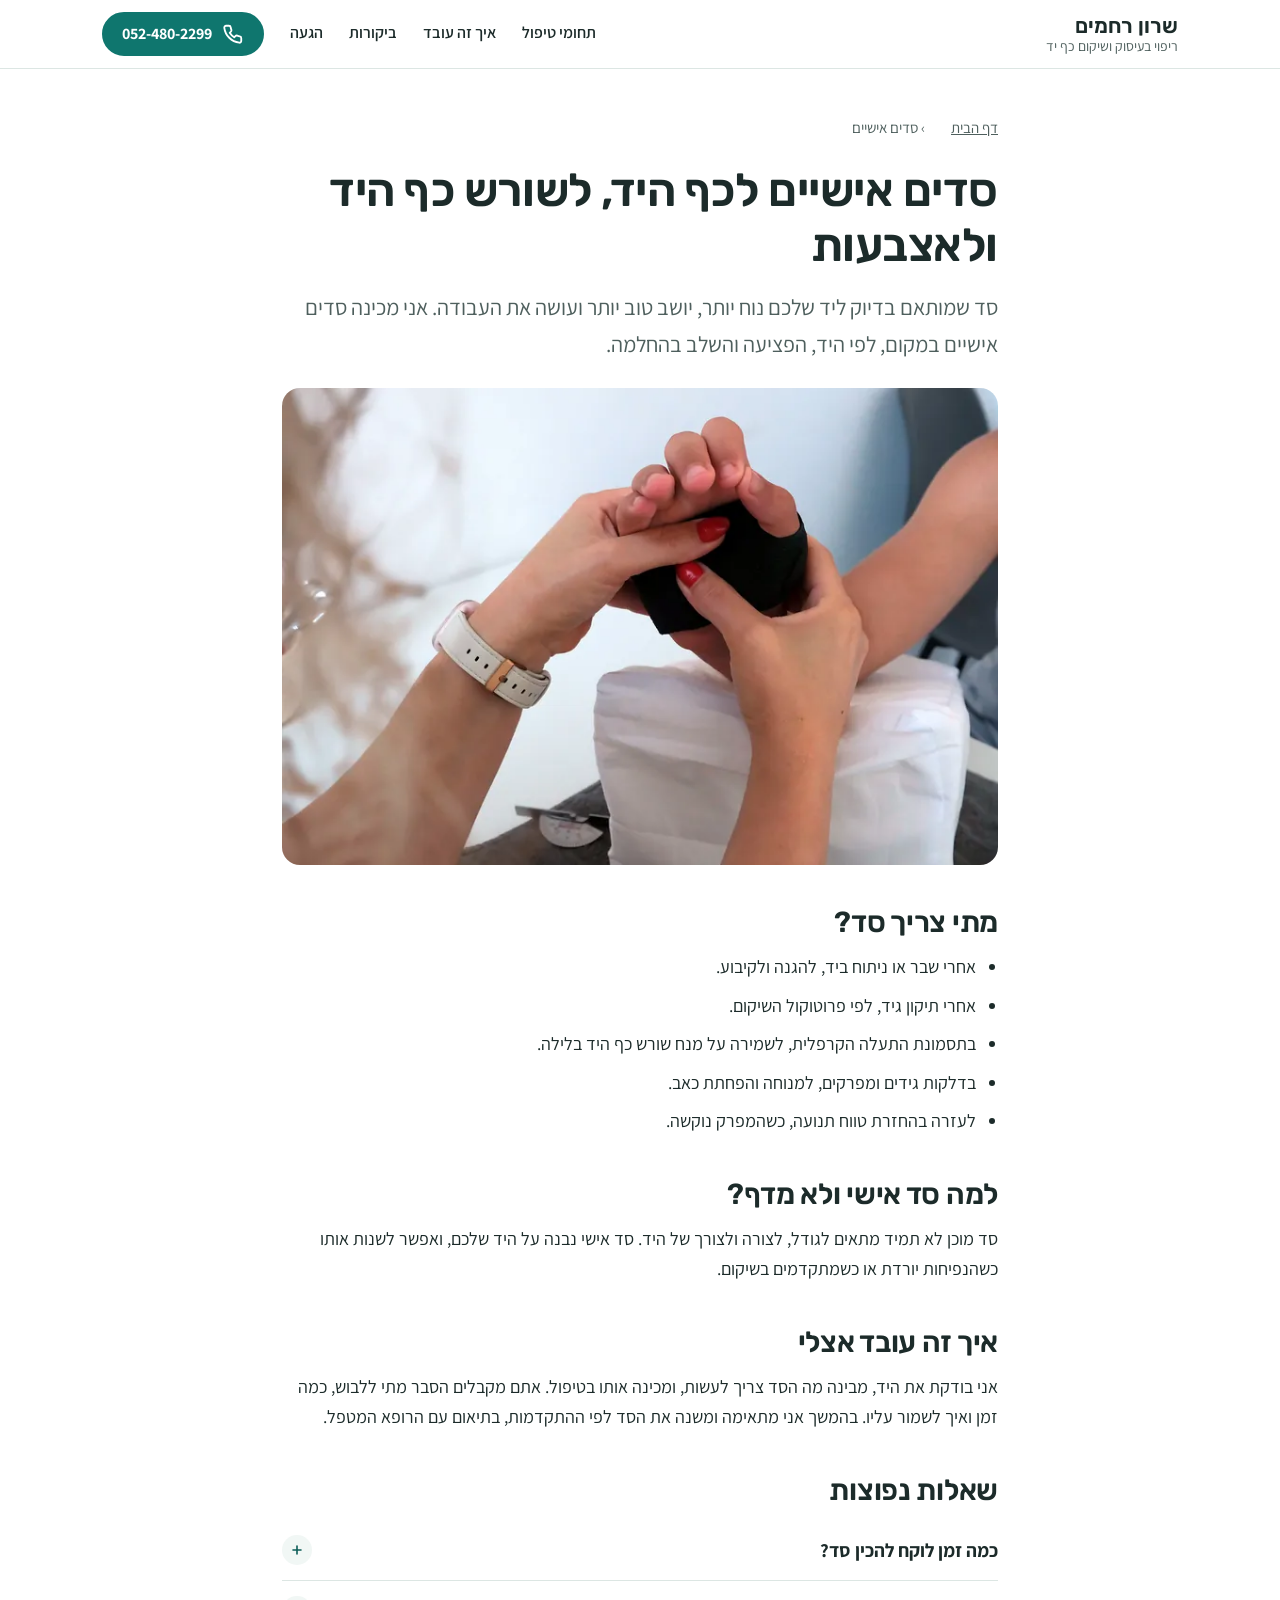
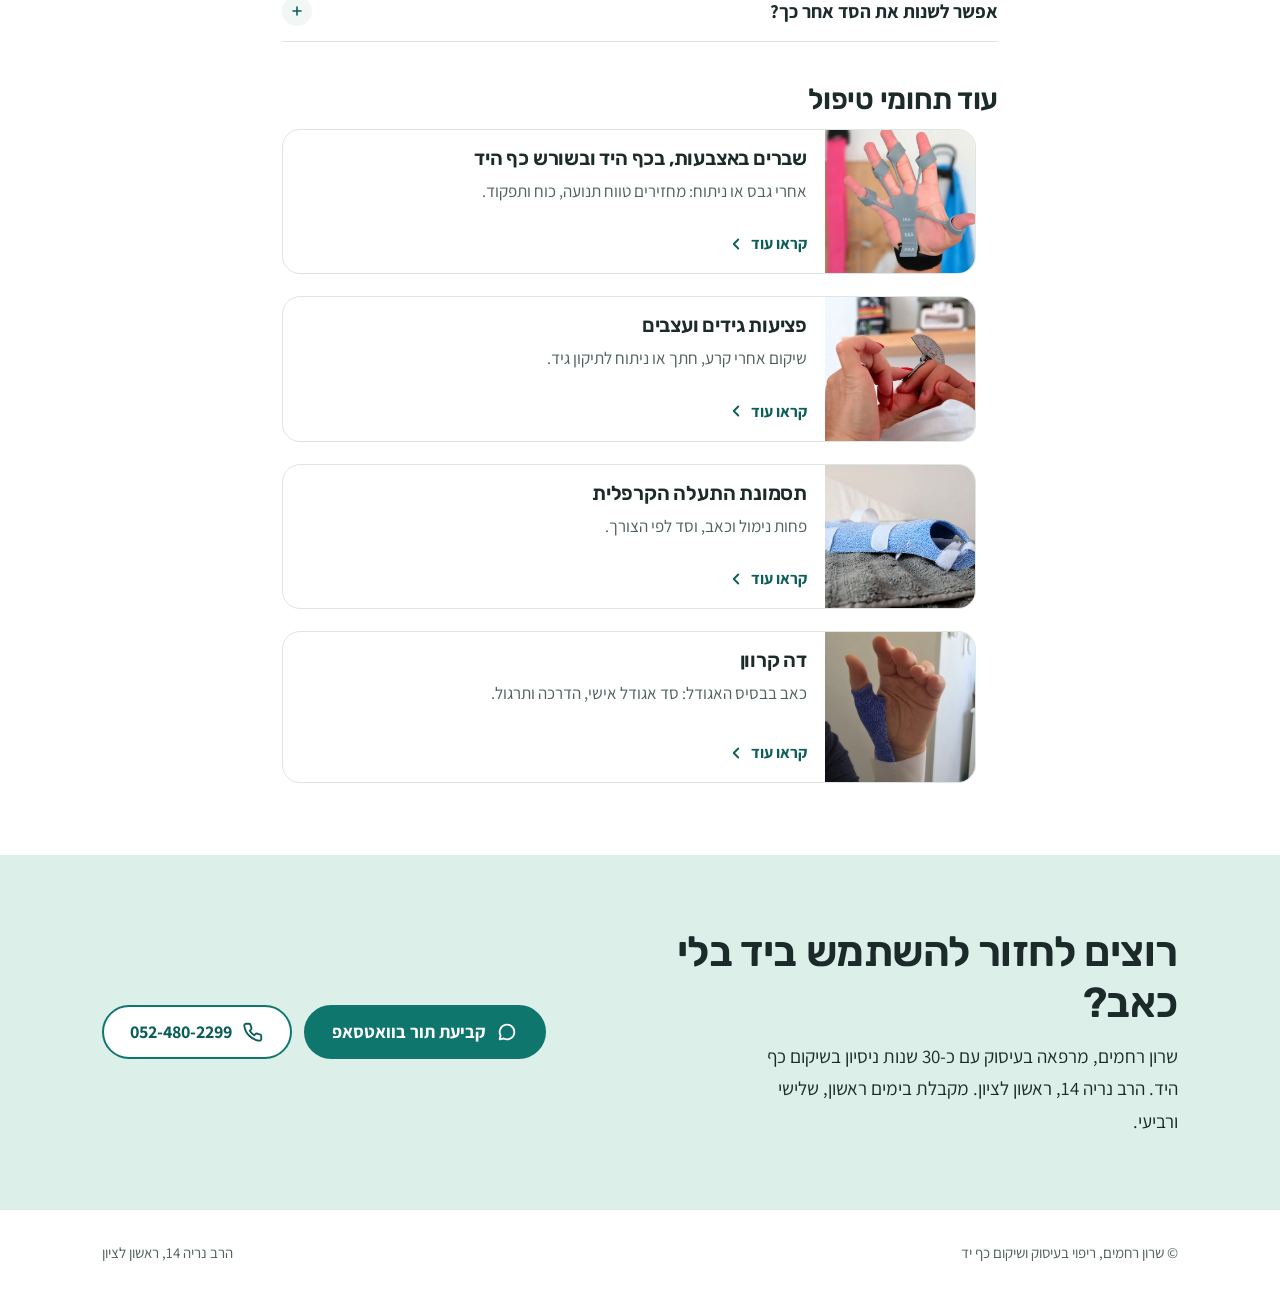
<file: custom-splints/index.html>
<!doctype html>
<html lang="he" dir="rtl">
<head>
<meta charset="utf-8">
<meta name="viewport" content="width=device-width, initial-scale=1, viewport-fit=cover">
<title>סד אישי לכף היד ולאצבעות בראשון לציון | שרון רחמים</title>
<meta name="description" content="הכנת סדים אישיים לכף היד, לשורש כף היד ולאצבעות: לתמיכה, קיבוע והגנה אחרי פציעה או ניתוח, ולתסמונת התעלה הקרפלית. ריפוי בעיסוק בראשון לציון.">
<meta name="robots" content="index, follow">
<link rel="canonical" href="https://sharon-rahamim.pages.dev/custom-splints/">
<meta property="og:url" content="https://sharon-rahamim.pages.dev/custom-splints/">
<meta property="og:type" content="article">
<meta property="og:locale" content="he_IL">
<meta property="og:title" content="סד אישי לכף היד ולאצבעות בראשון לציון | שרון רחמים">
<meta property="og:description" content="הכנת סדים אישיים לכף היד, לשורש כף היד ולאצבעות: לתמיכה, קיבוע והגנה אחרי פציעה או ניתוח, ולתסמונת התעלה הקרפלית. ריפוי בעיסוק בראשון לציון.">
<meta property="og:image" content="https://sharon-rahamim.pages.dev/img/splint-fitting-1400.jpg">
<meta property="og:site_name" content="שרון רחמים - ריפוי בעיסוק">
<meta name="twitter:card" content="summary_large_image">
<link rel="icon" href="/favicon.svg" type="image/svg+xml">
<link rel="apple-touch-icon" href="/apple-touch-icon.png">
<meta name="theme-color" content="#0f766e">
<link rel="preconnect" href="https://fonts.googleapis.com">
<link rel="preconnect" href="https://fonts.gstatic.com" crossorigin>
<link rel="stylesheet" href="https://fonts.googleapis.com/css2?family=Assistant:wght@400;600;700&family=Rubik:wght@500;600&display=swap">
<link rel="stylesheet" href="/style.css?v=4">
<script type="application/ld+json">{"@context": "https://schema.org", "@type": "MedicalWebPage", "url": "https://sharon-rahamim.pages.dev/custom-splints/", "name": "סדים אישיים לכף היד, לשורש כף היד ולאצבעות", "description": "הכנת סדים אישיים לכף היד, לשורש כף היד ולאצבעות: לתמיכה, קיבוע והגנה אחרי פציעה או ניתוח, ולתסמונת התעלה הקרפלית. ריפוי בעיסוק בראשון לציון.", "inLanguage": "he", "image": "https://sharon-rahamim.pages.dev/img/splint-fitting-1400.jpg", "about": {"@type": "MedicalTherapy", "name": "סדים אישיים"}, "author": {"@type": "Person", "name": "שרון רחמים", "jobTitle": "מרפאה בעיסוק"}, "publisher": {"@id": "https://sharon-rahamim.pages.dev/#clinic"}}</script>
<script type="application/ld+json">{"@context": "https://schema.org", "@type": "BreadcrumbList", "itemListElement": [{"@type": "ListItem", "position": 1, "name": "דף הבית", "item": "https://sharon-rahamim.pages.dev/"}, {"@type": "ListItem", "position": 2, "name": "סדים אישיים", "item": "https://sharon-rahamim.pages.dev/custom-splints/"}]}</script>
<script type="application/ld+json">{"@context": "https://schema.org", "@type": "FAQPage", "mainEntity": [{"@type": "Question", "name": "כמה זמן לוקח להכין סד?", "acceptedAnswer": {"@type": "Answer", "text": "בדרך כלל הסד מוכן באותו מפגש."}}, {"@type": "Question", "name": "אפשר לשנות את הסד אחר כך?", "acceptedAnswer": {"@type": "Answer", "text": "כן. סד אישי אפשר להתאים מחדש כשהיד משתנה במהלך ההחלמה."}}]}</script>
</head>
<body>
<a class="skip" href="#main">דילוג לתוכן</a>
<svg width="0" height="0" style="position:absolute" aria-hidden="true">
<symbol id="i-chat" viewBox="0 0 24 24" fill="none" stroke="currentColor" stroke-width="2" stroke-linecap="round" stroke-linejoin="round"><path d="M20 12a8 8 0 0 1-11.6 7.1L4 20l1-4.2A8 8 0 1 1 20 12Z"/></symbol>
<symbol id="i-phone" viewBox="0 0 24 24" fill="none" stroke="currentColor" stroke-width="2" stroke-linecap="round" stroke-linejoin="round"><path d="M21 16.5v3a2 2 0 0 1-2.2 2A19 19 0 0 1 2.5 5.2 2 2 0 0 1 4.5 3h3a2 2 0 0 1 2 1.7c.1.9.4 1.8.7 2.6a2 2 0 0 1-.5 2.1L8.4 10.7a16 16 0 0 0 4.9 4.9l1.3-1.3a2 2 0 0 1 2.1-.5c.8.3 1.7.6 2.6.7a2 2 0 0 1 1.7 2Z"/></symbol>
<symbol id="i-check" viewBox="0 0 24 24" fill="none" stroke="currentColor" stroke-width="2.4" stroke-linecap="round" stroke-linejoin="round"><circle cx="12" cy="12" r="10" stroke-width="2"/><path d="m7.5 12.5 3 3 6-6"/></symbol>
<symbol id="i-left" viewBox="0 0 24 24" fill="none" stroke="currentColor" stroke-width="2.4" stroke-linecap="round" stroke-linejoin="round"><path d="M15 6l-6 6 6 6"/></symbol>
</svg>
<header><div class="wrap">
<a class="brand" href="/"><b>שרון רחמים</b><small>ריפוי בעיסוק ושיקום כף יד</small></a>
<nav aria-label="ניווט ראשי">
<a class="lnk" href="/#conditions">תחומי טיפול</a><a class="lnk" href="/#process">איך זה עובד</a><a class="lnk" href="/#reviews">ביקורות</a><a class="lnk" href="/#contact">הגעה</a>
<a class="btn sm" href="tel:0524802299"><svg aria-hidden="true"><use href="#i-phone"/></svg>052-480-2299</a>
</nav></div></header>
<main id="main">
<article class="article">
<nav class="crumbs" aria-label="פירורי לחם"><a href="/">דף הבית</a> › סדים אישיים</nav>
<h1>סדים אישיים לכף היד, לשורש כף היד ולאצבעות</h1>
<p class="lead">סד שמותאם בדיוק ליד שלכם נוח יותר, יושב טוב יותר ועושה את העבודה. אני מכינה סדים אישיים במקום, לפי היד, הפציעה והשלב בהחלמה.</p>
<figure class="photo"><picture><source type="image/webp" srcset="/img/splint-fitting-760.webp 760w, /img/splint-fitting-1400.webp 1400w" sizes="(max-width:800px) 100vw, 716px"><img src="/img/splint-fitting-1400.jpg" width="1400" height="933" alt="שרון מתאימה סד לכף היד של מטופלת" fetchpriority="high"></picture></figure>
<h2>מתי צריך סד?</h2>
<ul><li>אחרי שבר או ניתוח ביד, להגנה ולקיבוע.</li><li>אחרי תיקון גיד, לפי פרוטוקול השיקום.</li><li>בתסמונת התעלה הקרפלית, לשמירה על מנח שורש כף היד בלילה.</li><li>בדלקות גידים ומפרקים, למנוחה והפחתת כאב.</li><li>לעזרה בהחזרת טווח תנועה, כשהמפרק נוקשה.</li></ul>
<h2>למה סד אישי ולא מדף?</h2>
<p>סד מוכן לא תמיד מתאים לגודל, לצורה ולצורך של היד. סד אישי נבנה על היד שלכם, ואפשר לשנות אותו כשהנפיחות יורדת או כשמתקדמים בשיקום.</p>
<h2>איך זה עובד אצלי</h2>
<p>אני בודקת את היד, מבינה מה הסד צריך לעשות, ומכינה אותו בטיפול. אתם מקבלים הסבר מתי ללבוש, כמה זמן ואיך לשמור עליו. בהמשך אני מתאימה ומשנה את הסד לפי ההתקדמות, בתיאום עם הרופא המטפל.</p>

<h2>שאלות נפוצות</h2>
<div class="faq"><details><summary>כמה זמן לוקח להכין סד?</summary><p>בדרך כלל הסד מוכן באותו מפגש.</p></details>
<details><summary>אפשר לשנות את הסד אחר כך?</summary><p>כן. סד אישי אפשר להתאים מחדש כשהיד משתנה במהלך ההחלמה.</p></details>
</div>
<h2>עוד תחומי טיפול</h2>
<ul class="cards"><li class="card"><picture><source type="image/webp" srcset="/img/finger-trainer-760.webp"><img src="/img/finger-trainer-1400.jpg" width="1400" height="933" loading="lazy" alt="יד מתרגלת עם מאמן אצבעות מגומי"></picture><div class="body"><h3><a href="/hand-wrist-fracture/">שברים באצבעות, בכף היד ובשורש כף היד</a></h3><p>אחרי גבס או ניתוח: מחזירים טווח תנועה, כוח ותפקוד.</p><span class="more" aria-hidden="true">קראו עוד<svg><use href="#i-left"/></svg></span></div></li><li class="card"><picture><source type="image/webp" srcset="/img/goniometer-760.webp"><img src="/img/goniometer-1400.jpg" width="1400" height="933" loading="lazy" alt="מדידת טווח תנועה של אצבע בגוניומטר"></picture><div class="body"><h3><a href="/tendon-injury/">פציעות גידים ועצבים</a></h3><p>שיקום אחרי קרע, חתך או ניתוח לתיקון גיד.</p><span class="more" aria-hidden="true">קראו עוד<svg><use href="#i-left"/></svg></span></div></li><li class="card"><picture><source type="image/webp" srcset="/img/custom-splint-760.webp"><img src="/img/custom-splint-1400.jpg" width="1400" height="933" loading="lazy" alt="סד אישי לשורש כף היד"></picture><div class="body"><h3><a href="/carpal-tunnel/">תסמונת התעלה הקרפלית</a></h3><p>פחות נימול וכאב, וסד לפי הצורך.</p><span class="more" aria-hidden="true">קראו עוד<svg><use href="#i-left"/></svg></span></div></li><li class="card"><picture><source type="image/webp" srcset="/img/de-quervain-splint-760.webp"><img src="/img/de-quervain-splint-1200.jpg" width="1200" height="1200" loading="lazy" alt="סד אגודל אישי"></picture><div class="body"><h3><a href="/de-quervain/">דה קרוון</a></h3><p>כאב בבסיס האגודל: סד אגודל אישי, הדרכה ותרגול.</p><span class="more" aria-hidden="true">קראו עוד<svg><use href="#i-left"/></svg></span></div></li></ul>
</article>
<div class="cta-band"><div class="wrap">
<div><h2>רוצים לחזור להשתמש ביד בלי כאב?</h2><p>שרון רחמים, מרפאה בעיסוק עם כ-30 שנות ניסיון בשיקום כף היד. הרב נריה 14, ראשון לציון. מקבלת בימים ראשון, שלישי ורביעי.</p></div>
<div class="ctas"><a class="btn" href="https://api.whatsapp.com/send?phone=972524802299&amp;text=%D7%94%D7%99%D7%99%20%D7%A9%D7%A8%D7%95%D7%9F%2C%20%D7%90%D7%A9%D7%9E%D7%97%20%D7%9C%D7%A7%D7%91%D7%95%D7%A2%20%D7%AA%D7%95%D7%A8"><svg aria-hidden="true"><use href="#i-chat"/></svg>קביעת תור בוואטסאפ</a><a class="btn ghost" href="tel:0524802299"><svg aria-hidden="true"><use href="#i-phone"/></svg>052-480-2299</a></div>
</div></div>
</main>
<footer class="site-foot"><div class="wrap"><span>© שרון רחמים, ריפוי בעיסוק ושיקום כף יד</span><span>הרב נריה 14, ראשון לציון</span></div></footer>
<div class="mbar"><a class="btn" href="https://api.whatsapp.com/send?phone=972524802299&amp;text=%D7%94%D7%99%D7%99%20%D7%A9%D7%A8%D7%95%D7%9F%2C%20%D7%90%D7%A9%D7%9E%D7%97%20%D7%9C%D7%A7%D7%91%D7%95%D7%A2%20%D7%AA%D7%95%D7%A8"><svg aria-hidden="true"><use href="#i-chat"/></svg>וואטסאפ</a><a class="btn ghost" href="tel:0524802299"><svg aria-hidden="true"><use href="#i-phone"/></svg>התקשרו</a></div>
</body>
</html>
</file>
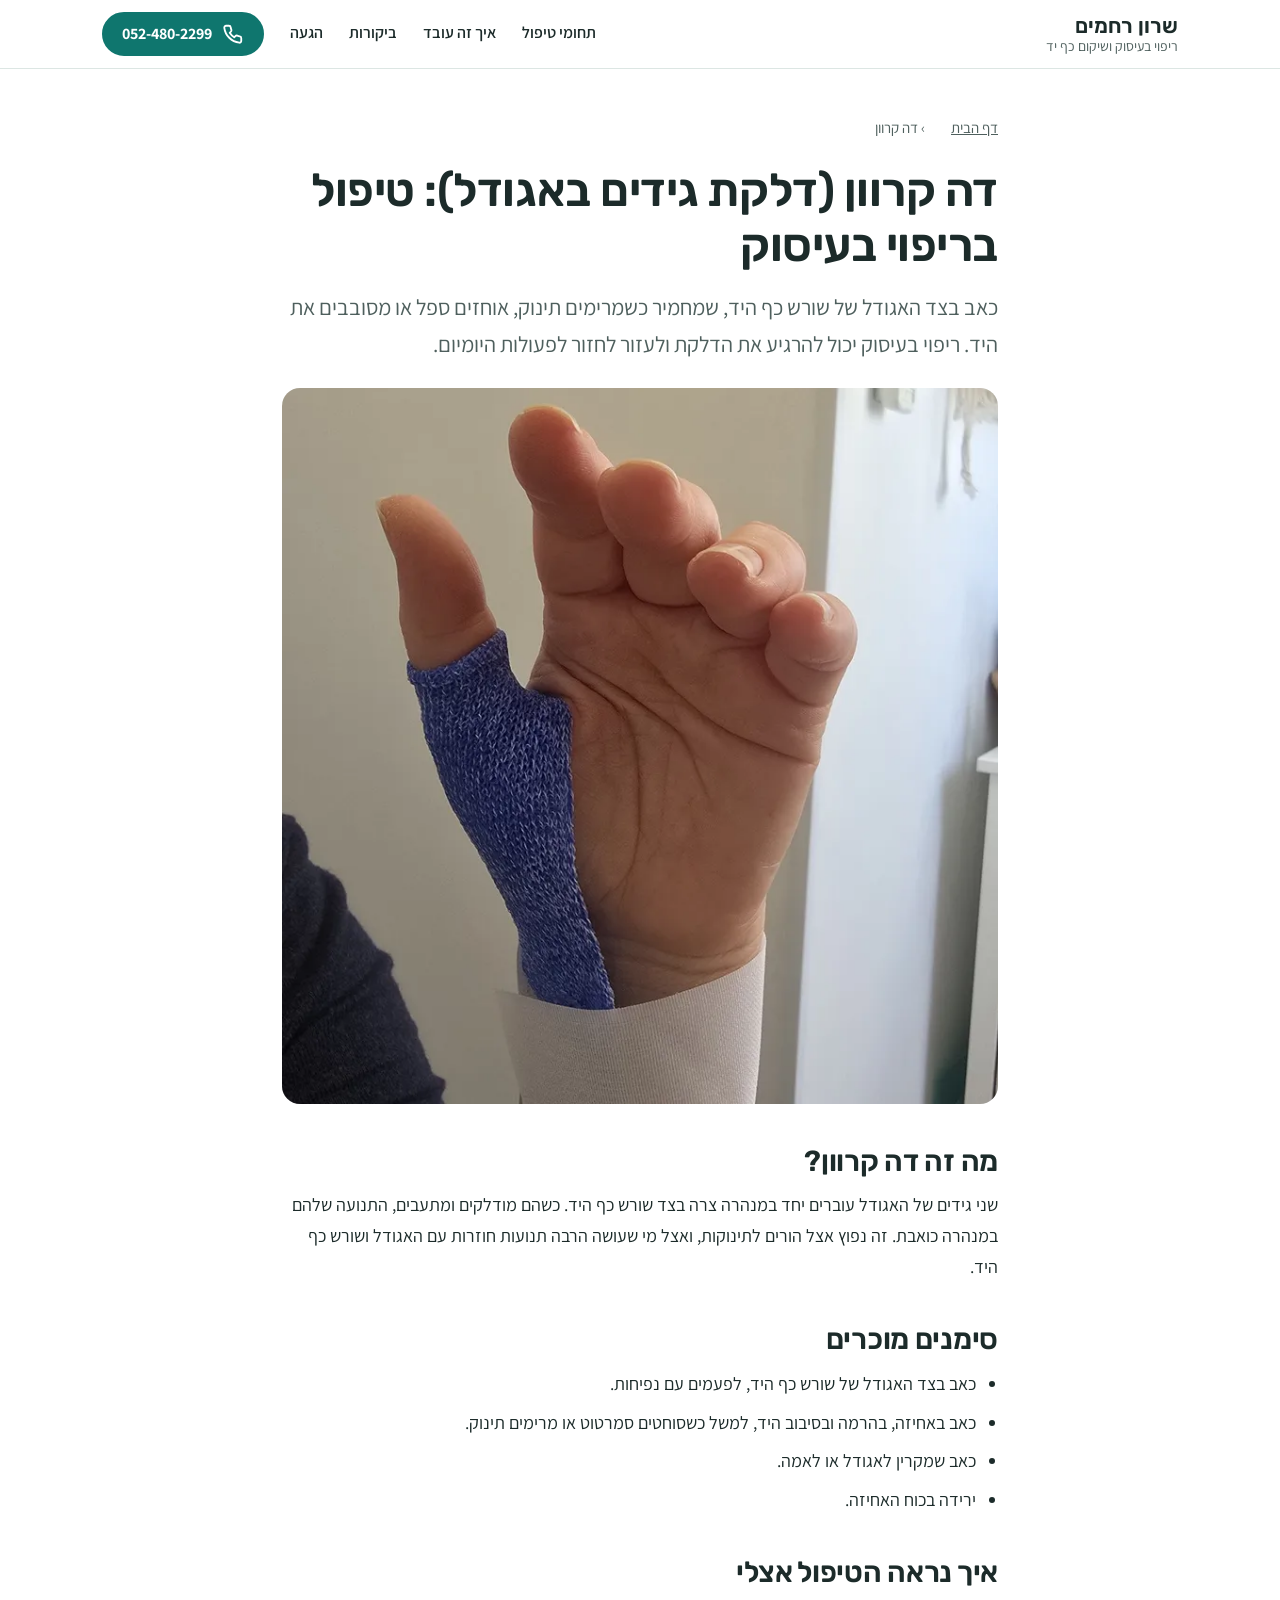
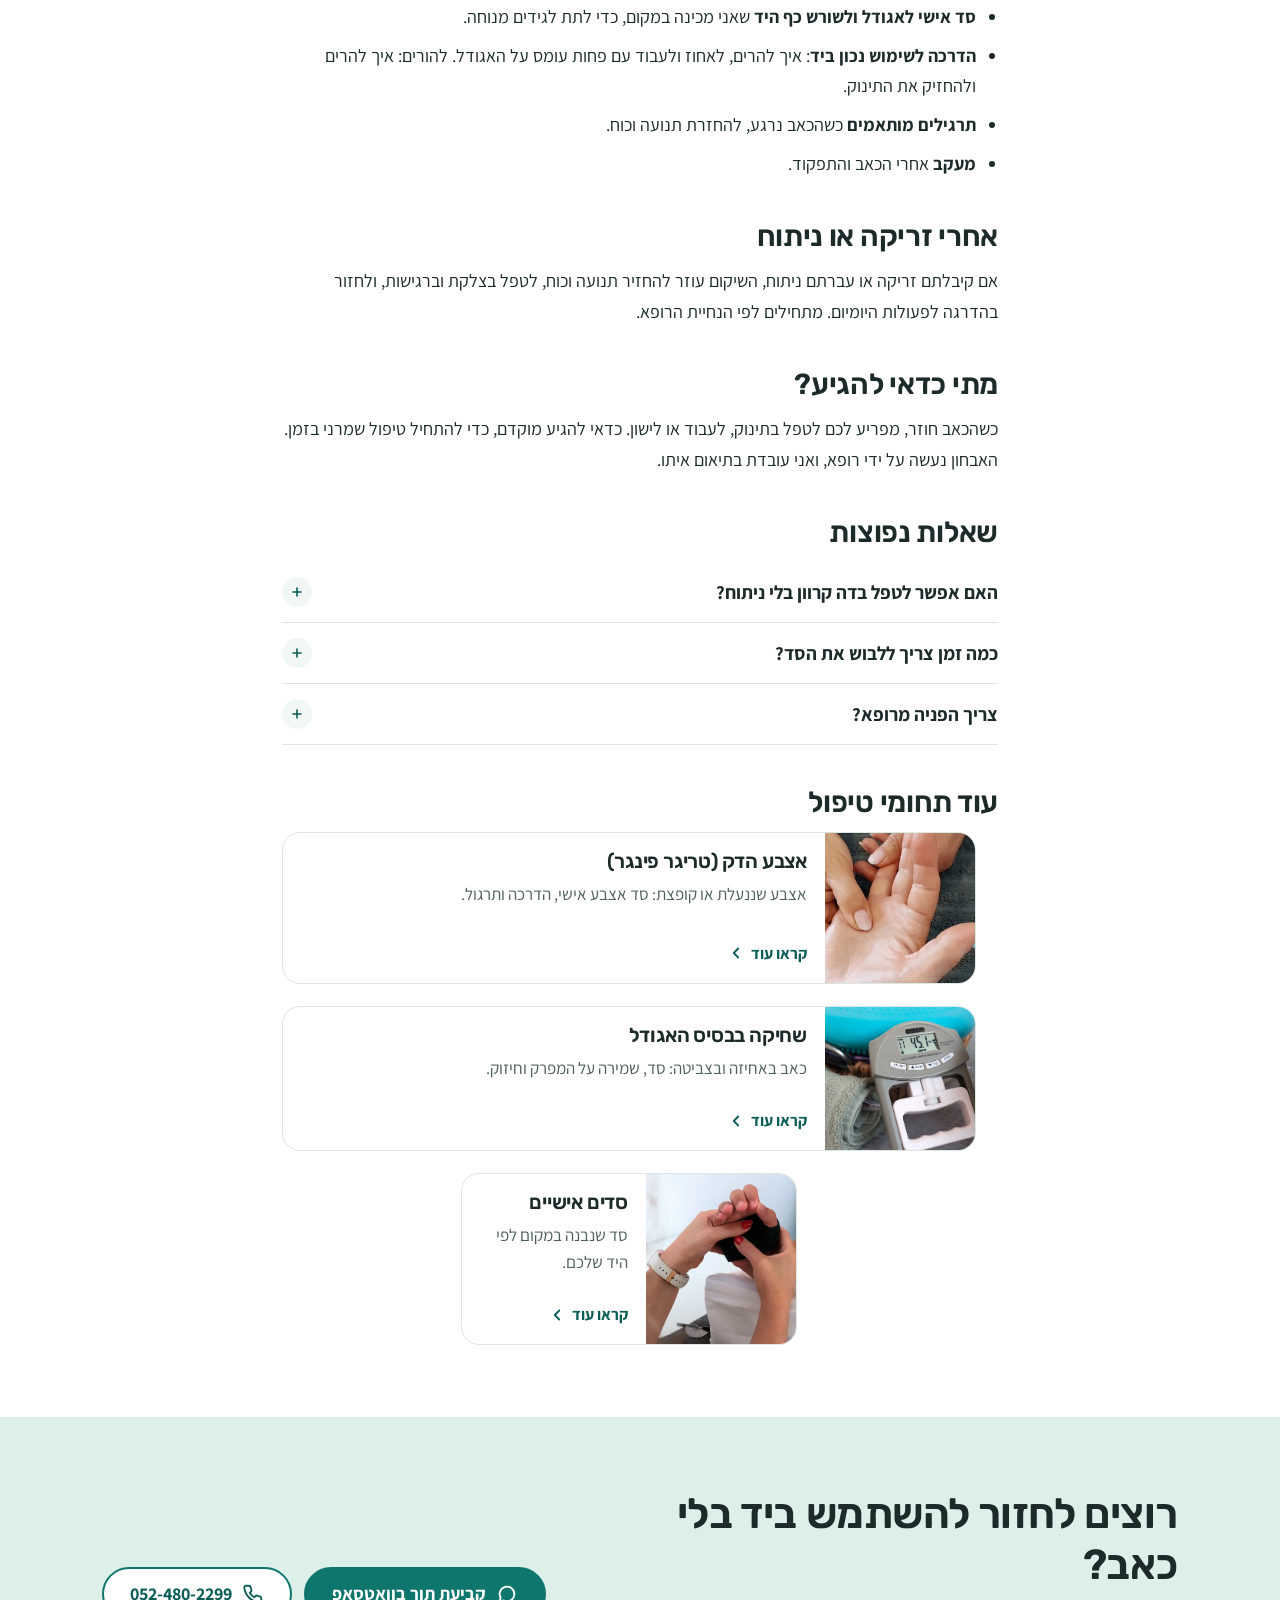
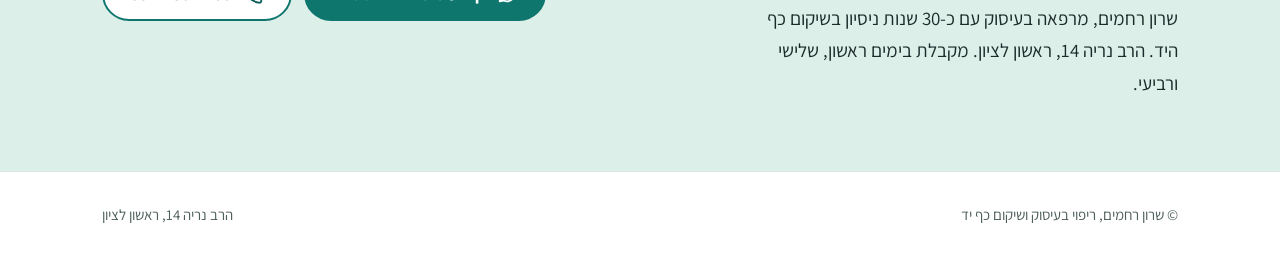
<file: de-quervain/index.html>
<!doctype html>
<html lang="he" dir="rtl">
<head>
<meta charset="utf-8">
<meta name="viewport" content="width=device-width, initial-scale=1, viewport-fit=cover">
<title>דה קרוון (דה קרוין): טיפול בריפוי בעיסוק בראשון לציון | שרון רחמים</title>
<meta name="description" content="כאב בצד האגודל של שורש כף היד, שמחמיר כשמרימים או אוחזים? טיפול בדה קרוון בריפוי בעיסוק בראשון לציון: סד אישי, הדרכה ותרגילים.">
<meta name="robots" content="index, follow">
<link rel="canonical" href="https://sharon-rahamim.pages.dev/de-quervain/">
<meta property="og:url" content="https://sharon-rahamim.pages.dev/de-quervain/">
<meta property="og:type" content="article">
<meta property="og:locale" content="he_IL">
<meta property="og:title" content="דה קרוון (דה קרוין): טיפול בריפוי בעיסוק בראשון לציון | שרון רחמים">
<meta property="og:description" content="כאב בצד האגודל של שורש כף היד, שמחמיר כשמרימים או אוחזים? טיפול בדה קרוון בריפוי בעיסוק בראשון לציון: סד אישי, הדרכה ותרגילים.">
<meta property="og:image" content="https://sharon-rahamim.pages.dev/img/de-quervain-splint-1200.jpg">
<meta property="og:site_name" content="שרון רחמים - ריפוי בעיסוק">
<meta name="twitter:card" content="summary_large_image">
<link rel="icon" href="/favicon.svg" type="image/svg+xml">
<link rel="apple-touch-icon" href="/apple-touch-icon.png">
<meta name="theme-color" content="#0f766e">
<link rel="preconnect" href="https://fonts.googleapis.com">
<link rel="preconnect" href="https://fonts.gstatic.com" crossorigin>
<link rel="stylesheet" href="https://fonts.googleapis.com/css2?family=Assistant:wght@400;600;700&family=Rubik:wght@500;600&display=swap">
<link rel="stylesheet" href="/style.css?v=4">
<script type="application/ld+json">{"@context": "https://schema.org", "@type": "MedicalWebPage", "url": "https://sharon-rahamim.pages.dev/de-quervain/", "name": "דה קרוון (דלקת גידים באגודל): טיפול בריפוי בעיסוק", "description": "כאב בצד האגודל של שורש כף היד, שמחמיר כשמרימים או אוחזים? טיפול בדה קרוון בריפוי בעיסוק בראשון לציון: סד אישי, הדרכה ותרגילים.", "inLanguage": "he", "image": "https://sharon-rahamim.pages.dev/img/de-quervain-splint-1200.jpg", "about": {"@type": "MedicalCondition", "name": "דה קרוון", "alternateName": ["De Quervain", "דה קרוין", "דקרוון", "דלקת גידים באגודל", "אגודל של אמהות"]}, "author": {"@type": "Person", "name": "שרון רחמים", "jobTitle": "מרפאה בעיסוק"}, "publisher": {"@id": "https://sharon-rahamim.pages.dev/#clinic"}}</script>
<script type="application/ld+json">{"@context": "https://schema.org", "@type": "BreadcrumbList", "itemListElement": [{"@type": "ListItem", "position": 1, "name": "דף הבית", "item": "https://sharon-rahamim.pages.dev/"}, {"@type": "ListItem", "position": 2, "name": "דה קרוון", "item": "https://sharon-rahamim.pages.dev/de-quervain/"}]}</script>
<script type="application/ld+json">{"@context": "https://schema.org", "@type": "FAQPage", "mainEntity": [{"@type": "Question", "name": "האם אפשר לטפל בדה קרוון בלי ניתוח?", "acceptedAnswer": {"@type": "Answer", "text": "במקרים רבים מתחילים בטיפול שמרני: סד אישי, הפחתת עומס ותרגילים. ההחלטה על זריקה או ניתוח היא של הרופא."}}, {"@type": "Question", "name": "כמה זמן צריך ללבוש את הסד?", "acceptedAnswer": {"@type": "Answer", "text": "זה משתנה מאדם לאדם. בדרך כלל כמה שבועות. אני מסבירה מתי ללבוש ומתי להוריד, ובודקת את ההתקדמות."}}, {"@type": "Question", "name": "צריך הפניה מרופא?", "acceptedAnswer": {"@type": "Answer", "text": "לא חובה כדי לקבוע תור. בכל מקרה חשוב שתהיה הערכה רפואית."}}]}</script>
</head>
<body>
<a class="skip" href="#main">דילוג לתוכן</a>
<svg width="0" height="0" style="position:absolute" aria-hidden="true">
<symbol id="i-chat" viewBox="0 0 24 24" fill="none" stroke="currentColor" stroke-width="2" stroke-linecap="round" stroke-linejoin="round"><path d="M20 12a8 8 0 0 1-11.6 7.1L4 20l1-4.2A8 8 0 1 1 20 12Z"/></symbol>
<symbol id="i-phone" viewBox="0 0 24 24" fill="none" stroke="currentColor" stroke-width="2" stroke-linecap="round" stroke-linejoin="round"><path d="M21 16.5v3a2 2 0 0 1-2.2 2A19 19 0 0 1 2.5 5.2 2 2 0 0 1 4.5 3h3a2 2 0 0 1 2 1.7c.1.9.4 1.8.7 2.6a2 2 0 0 1-.5 2.1L8.4 10.7a16 16 0 0 0 4.9 4.9l1.3-1.3a2 2 0 0 1 2.1-.5c.8.3 1.7.6 2.6.7a2 2 0 0 1 1.7 2Z"/></symbol>
<symbol id="i-check" viewBox="0 0 24 24" fill="none" stroke="currentColor" stroke-width="2.4" stroke-linecap="round" stroke-linejoin="round"><circle cx="12" cy="12" r="10" stroke-width="2"/><path d="m7.5 12.5 3 3 6-6"/></symbol>
<symbol id="i-left" viewBox="0 0 24 24" fill="none" stroke="currentColor" stroke-width="2.4" stroke-linecap="round" stroke-linejoin="round"><path d="M15 6l-6 6 6 6"/></symbol>
</svg>
<header><div class="wrap">
<a class="brand" href="/"><b>שרון רחמים</b><small>ריפוי בעיסוק ושיקום כף יד</small></a>
<nav aria-label="ניווט ראשי">
<a class="lnk" href="/#conditions">תחומי טיפול</a><a class="lnk" href="/#process">איך זה עובד</a><a class="lnk" href="/#reviews">ביקורות</a><a class="lnk" href="/#contact">הגעה</a>
<a class="btn sm" href="tel:0524802299"><svg aria-hidden="true"><use href="#i-phone"/></svg>052-480-2299</a>
</nav></div></header>
<main id="main">
<article class="article">
<nav class="crumbs" aria-label="פירורי לחם"><a href="/">דף הבית</a> › דה קרוון</nav>
<h1>דה קרוון (דלקת גידים באגודל): טיפול בריפוי בעיסוק</h1>
<p class="lead">כאב בצד האגודל של שורש כף היד, שמחמיר כשמרימים תינוק, אוחזים ספל או מסובבים את היד. ריפוי בעיסוק יכול להרגיע את הדלקת ולעזור לחזור לפעולות היומיום.</p>
<figure class="photo"><picture><source type="image/webp" srcset="/img/de-quervain-splint-760.webp 760w, /img/de-quervain-splint-1200.webp 1200w" sizes="(max-width:800px) 100vw, 716px"><img src="/img/de-quervain-splint-1200.jpg" width="1200" height="1200" alt="סד אישי לאגודל ולשורש כף היד, לטיפול בדה קרוון" fetchpriority="high"></picture></figure>
<h2>מה זה דה קרוון?</h2>
<p>שני גידים של האגודל עוברים יחד במנהרה צרה בצד שורש כף היד. כשהם מודלקים ומתעבים, התנועה שלהם במנהרה כואבת. זה נפוץ אצל הורים לתינוקות, ואצל מי שעושה הרבה תנועות חוזרות עם האגודל ושורש כף היד.</p>
<h2>סימנים מוכרים</h2>
<ul><li>כאב בצד האגודל של שורש כף היד, לפעמים עם נפיחות.</li><li>כאב באחיזה, בהרמה ובסיבוב היד, למשל כשסוחטים סמרטוט או מרימים תינוק.</li><li>כאב שמקרין לאגודל או לאמה.</li><li>ירידה בכוח האחיזה.</li></ul>
<h2>איך נראה הטיפול אצלי</h2>
<ul><li><strong>סד אישי לאגודל ולשורש כף היד</strong> שאני מכינה במקום, כדי לתת לגידים מנוחה.</li><li><strong>הדרכה לשימוש נכון ביד</strong>: איך להרים, לאחוז ולעבוד עם פחות עומס על האגודל. להורים: איך להרים ולהחזיק את התינוק.</li><li><strong>תרגילים מותאמים</strong> כשהכאב נרגע, להחזרת תנועה וכוח.</li><li><strong>מעקב</strong> אחרי הכאב והתפקוד.</li></ul>
<h2>אחרי זריקה או ניתוח</h2>
<p>אם קיבלתם זריקה או עברתם ניתוח, השיקום עוזר להחזיר תנועה וכוח, לטפל בצלקת וברגישות, ולחזור בהדרגה לפעולות היומיום. מתחילים לפי הנחיית הרופא.</p>
<h2>מתי כדאי להגיע?</h2>
<p>כשהכאב חוזר, מפריע לכם לטפל בתינוק, לעבוד או לישון. כדאי להגיע מוקדם, כדי להתחיל טיפול שמרני בזמן. האבחון נעשה על ידי רופא, ואני עובדת בתיאום איתו.</p>

<h2>שאלות נפוצות</h2>
<div class="faq"><details><summary>האם אפשר לטפל בדה קרוון בלי ניתוח?</summary><p>במקרים רבים מתחילים בטיפול שמרני: סד אישי, הפחתת עומס ותרגילים. ההחלטה על זריקה או ניתוח היא של הרופא.</p></details>
<details><summary>כמה זמן צריך ללבוש את הסד?</summary><p>זה משתנה מאדם לאדם. בדרך כלל כמה שבועות. אני מסבירה מתי ללבוש ומתי להוריד, ובודקת את ההתקדמות.</p></details>
<details><summary>צריך הפניה מרופא?</summary><p>לא חובה כדי לקבוע תור. בכל מקרה חשוב שתהיה הערכה רפואית.</p></details>
</div>
<h2>עוד תחומי טיפול</h2>
<ul class="cards"><li class="card"><picture><source type="image/webp" srcset="/img/trigger-finger-sq-478.webp"><img src="/img/trigger-finger-sq-478.jpg" width="478" height="478" loading="lazy" alt="שרון בודקת את בסיס האצבע בכף היד של מטופלת"></picture><div class="body"><h3><a href="/trigger-finger/">אצבע הדק (טריגר פינגר)</a></h3><p>אצבע שננעלת או קופצת: סד אצבע אישי, הדרכה ותרגול.</p><span class="more" aria-hidden="true">קראו עוד<svg><use href="#i-left"/></svg></span></div></li><li class="card"><picture><source type="image/webp" srcset="/img/grip-dynamometer-1000.webp"><img src="/img/grip-dynamometer-1000.jpg" width="1000" height="750" loading="lazy" alt="מד כוח אחיזה אלקטרוני בקליניקה"></picture><div class="body"><h3><a href="/thumb-arthritis/">שחיקה בבסיס האגודל</a></h3><p>כאב באחיזה ובצביטה: סד, שמירה על המפרק וחיזוק.</p><span class="more" aria-hidden="true">קראו עוד<svg><use href="#i-left"/></svg></span></div></li><li class="card"><picture><source type="image/webp" srcset="/img/splint-fitting-760.webp"><img src="/img/splint-fitting-1400.jpg" width="1400" height="933" loading="lazy" alt="התאמת סד לכף היד של מטופל"></picture><div class="body"><h3><a href="/custom-splints/">סדים אישיים</a></h3><p>סד שנבנה במקום לפי היד שלכם.</p><span class="more" aria-hidden="true">קראו עוד<svg><use href="#i-left"/></svg></span></div></li></ul>
</article>
<div class="cta-band"><div class="wrap">
<div><h2>רוצים לחזור להשתמש ביד בלי כאב?</h2><p>שרון רחמים, מרפאה בעיסוק עם כ-30 שנות ניסיון בשיקום כף היד. הרב נריה 14, ראשון לציון. מקבלת בימים ראשון, שלישי ורביעי.</p></div>
<div class="ctas"><a class="btn" href="https://api.whatsapp.com/send?phone=972524802299&amp;text=%D7%94%D7%99%D7%99%20%D7%A9%D7%A8%D7%95%D7%9F%2C%20%D7%90%D7%A9%D7%9E%D7%97%20%D7%9C%D7%A7%D7%91%D7%95%D7%A2%20%D7%AA%D7%95%D7%A8"><svg aria-hidden="true"><use href="#i-chat"/></svg>קביעת תור בוואטסאפ</a><a class="btn ghost" href="tel:0524802299"><svg aria-hidden="true"><use href="#i-phone"/></svg>052-480-2299</a></div>
</div></div>
</main>
<footer class="site-foot"><div class="wrap"><span>© שרון רחמים, ריפוי בעיסוק ושיקום כף יד</span><span>הרב נריה 14, ראשון לציון</span></div></footer>
<div class="mbar"><a class="btn" href="https://api.whatsapp.com/send?phone=972524802299&amp;text=%D7%94%D7%99%D7%99%20%D7%A9%D7%A8%D7%95%D7%9F%2C%20%D7%90%D7%A9%D7%9E%D7%97%20%D7%9C%D7%A7%D7%91%D7%95%D7%A2%20%D7%AA%D7%95%D7%A8"><svg aria-hidden="true"><use href="#i-chat"/></svg>וואטסאפ</a><a class="btn ghost" href="tel:0524802299"><svg aria-hidden="true"><use href="#i-phone"/></svg>התקשרו</a></div>
</body>
</html>
</file>
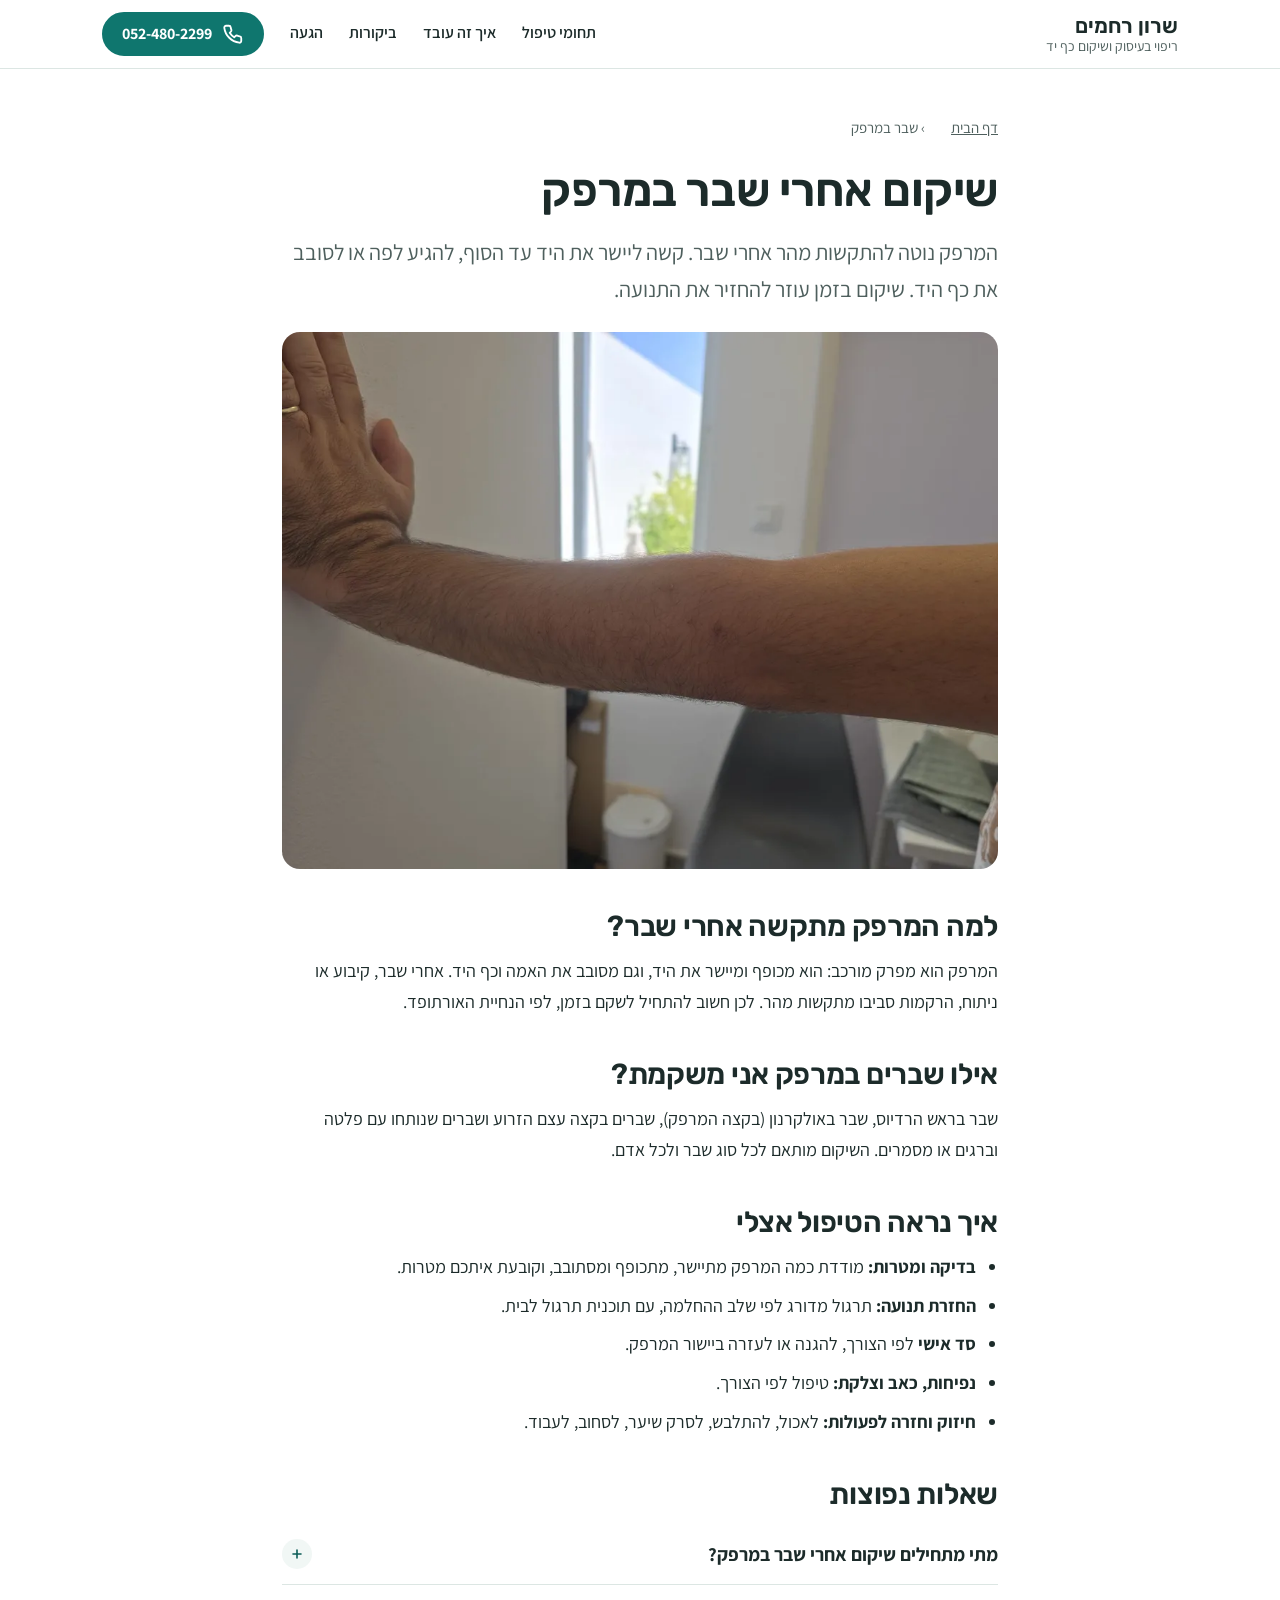
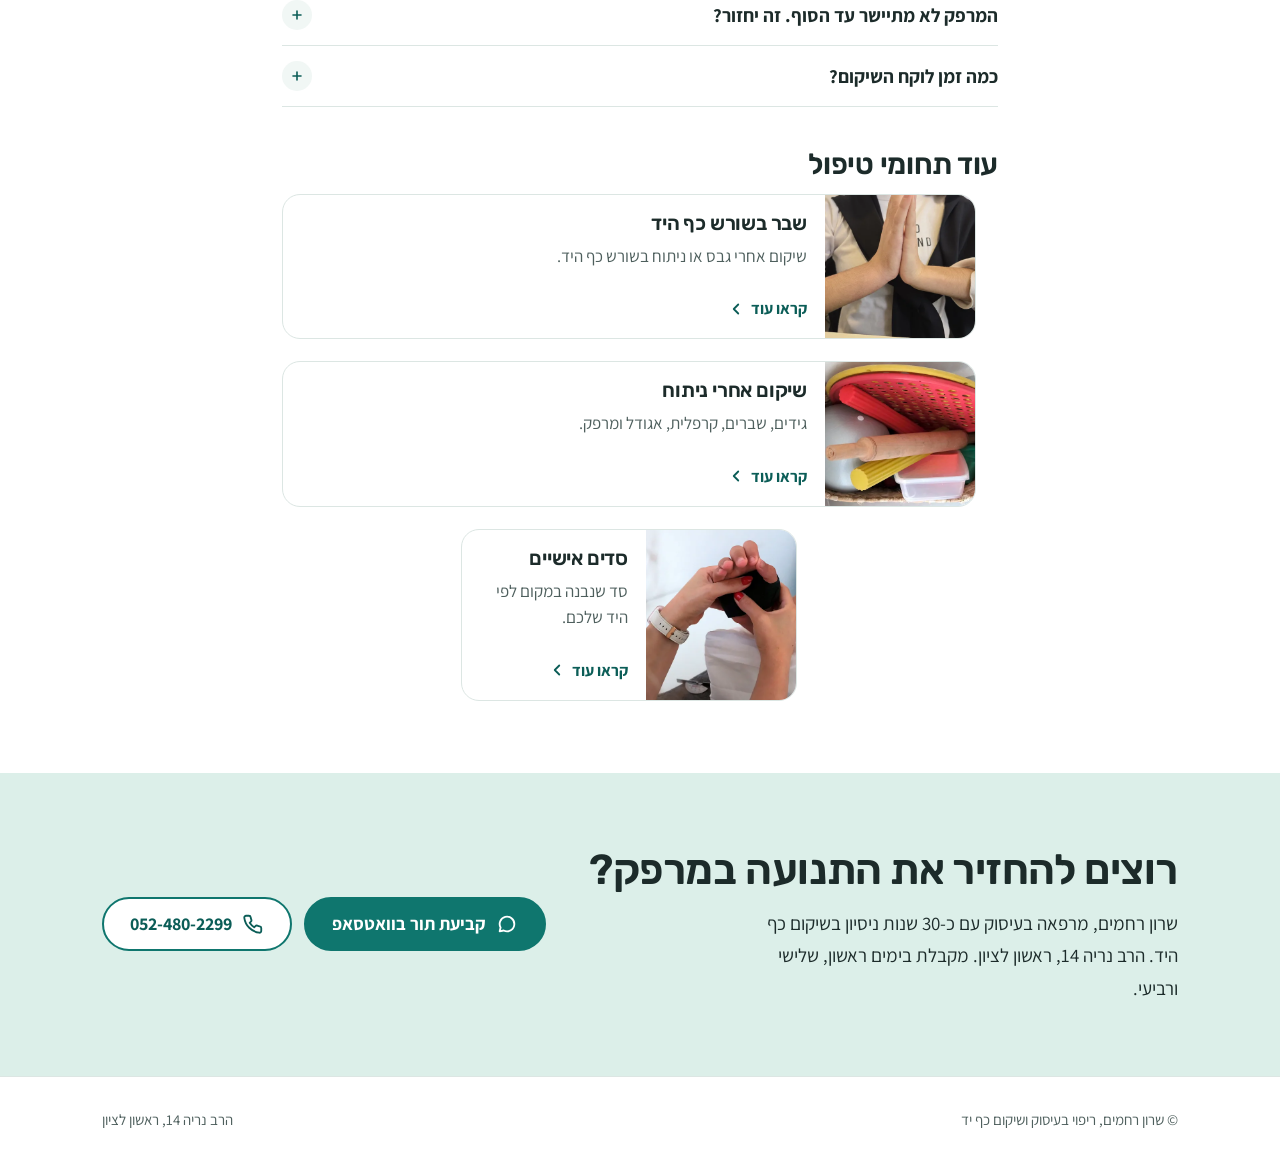
<file: elbow-fracture/index.html>
<!doctype html>
<html lang="he" dir="rtl">
<head>
<meta charset="utf-8">
<meta name="viewport" content="width=device-width, initial-scale=1, viewport-fit=cover">
<title>שיקום אחרי שבר במרפק בראשון לציון | שרון רחמים</title>
<meta name="description" content="שיקום אחרי שבר במרפק, אחרי קיבוע או ניתוח: החזרת היכולת ליישר ולכופף את המרפק ולסובב את האמה, וחיזוק לחזרה לתפקוד. ריפוי בעיסוק בראשון לציון.">
<meta name="robots" content="index, follow">
<link rel="canonical" href="https://sharon-rahamim.pages.dev/elbow-fracture/">
<meta property="og:url" content="https://sharon-rahamim.pages.dev/elbow-fracture/">
<meta property="og:type" content="article">
<meta property="og:locale" content="he_IL">
<meta property="og:title" content="שיקום אחרי שבר במרפק בראשון לציון | שרון רחמים">
<meta property="og:description" content="שיקום אחרי שבר במרפק, אחרי קיבוע או ניתוח: החזרת היכולת ליישר ולכופף את המרפק ולסובב את האמה, וחיזוק לחזרה לתפקוד. ריפוי בעיסוק בראשון לציון.">
<meta property="og:image" content="https://sharon-rahamim.pages.dev/img/elbow-arm-1000.jpg">
<meta property="og:site_name" content="שרון רחמים - ריפוי בעיסוק">
<meta name="twitter:card" content="summary_large_image">
<link rel="icon" href="/favicon.svg" type="image/svg+xml">
<link rel="apple-touch-icon" href="/apple-touch-icon.png">
<meta name="theme-color" content="#0f766e">
<link rel="preconnect" href="https://fonts.googleapis.com">
<link rel="preconnect" href="https://fonts.gstatic.com" crossorigin>
<link rel="stylesheet" href="https://fonts.googleapis.com/css2?family=Assistant:wght@400;600;700&family=Rubik:wght@500;600&display=swap">
<link rel="stylesheet" href="/style.css?v=4">
<script type="application/ld+json">{"@context": "https://schema.org", "@type": "MedicalWebPage", "url": "https://sharon-rahamim.pages.dev/elbow-fracture/", "name": "שיקום אחרי שבר במרפק", "description": "שיקום אחרי שבר במרפק, אחרי קיבוע או ניתוח: החזרת היכולת ליישר ולכופף את המרפק ולסובב את האמה, וחיזוק לחזרה לתפקוד. ריפוי בעיסוק בראשון לציון.", "inLanguage": "he", "image": "https://sharon-rahamim.pages.dev/img/elbow-arm-1000.jpg", "about": {"@type": "MedicalCondition", "name": "שבר במרפק"}, "author": {"@type": "Person", "name": "שרון רחמים", "jobTitle": "מרפאה בעיסוק"}, "publisher": {"@id": "https://sharon-rahamim.pages.dev/#clinic"}}</script>
<script type="application/ld+json">{"@context": "https://schema.org", "@type": "BreadcrumbList", "itemListElement": [{"@type": "ListItem", "position": 1, "name": "דף הבית", "item": "https://sharon-rahamim.pages.dev/"}, {"@type": "ListItem", "position": 2, "name": "שבר במרפק", "item": "https://sharon-rahamim.pages.dev/elbow-fracture/"}]}</script>
<script type="application/ld+json">{"@context": "https://schema.org", "@type": "FAQPage", "mainEntity": [{"@type": "Question", "name": "מתי מתחילים שיקום אחרי שבר במרפק?", "acceptedAnswer": {"@type": "Answer", "text": "לפי הנחיית האורתופד. במרפק מתחילים לרוב מוקדם, כי הוא מתקשה מהר. כדאי ליצור קשר מיד אחרי הביקור אצל הרופא."}}, {"@type": "Question", "name": "המרפק לא מתיישר עד הסוף. זה יחזור?", "acceptedAnswer": {"@type": "Answer", "text": "קושי ביישור המרפק נפוץ מאוד אחרי שבר. תרגול נכון ולפעמים סד עוזרים להחזיר תנועה. כמה תחזור תלוי בשבר ובזמן שעבר, ונבדוק את זה יחד."}}, {"@type": "Question", "name": "כמה זמן לוקח השיקום?", "acceptedAnswer": {"@type": "Answer", "text": "זה תלוי בשבר ובמטרות שלכם. בהתחלה הטיפולים צפופים יותר, ואחר כך מתרווחים כשאתם ממשיכים לתרגל בבית."}}]}</script>
</head>
<body>
<a class="skip" href="#main">דילוג לתוכן</a>
<svg width="0" height="0" style="position:absolute" aria-hidden="true">
<symbol id="i-chat" viewBox="0 0 24 24" fill="none" stroke="currentColor" stroke-width="2" stroke-linecap="round" stroke-linejoin="round"><path d="M20 12a8 8 0 0 1-11.6 7.1L4 20l1-4.2A8 8 0 1 1 20 12Z"/></symbol>
<symbol id="i-phone" viewBox="0 0 24 24" fill="none" stroke="currentColor" stroke-width="2" stroke-linecap="round" stroke-linejoin="round"><path d="M21 16.5v3a2 2 0 0 1-2.2 2A19 19 0 0 1 2.5 5.2 2 2 0 0 1 4.5 3h3a2 2 0 0 1 2 1.7c.1.9.4 1.8.7 2.6a2 2 0 0 1-.5 2.1L8.4 10.7a16 16 0 0 0 4.9 4.9l1.3-1.3a2 2 0 0 1 2.1-.5c.8.3 1.7.6 2.6.7a2 2 0 0 1 1.7 2Z"/></symbol>
<symbol id="i-check" viewBox="0 0 24 24" fill="none" stroke="currentColor" stroke-width="2.4" stroke-linecap="round" stroke-linejoin="round"><circle cx="12" cy="12" r="10" stroke-width="2"/><path d="m7.5 12.5 3 3 6-6"/></symbol>
<symbol id="i-left" viewBox="0 0 24 24" fill="none" stroke="currentColor" stroke-width="2.4" stroke-linecap="round" stroke-linejoin="round"><path d="M15 6l-6 6 6 6"/></symbol>
</svg>
<header><div class="wrap">
<a class="brand" href="/"><b>שרון רחמים</b><small>ריפוי בעיסוק ושיקום כף יד</small></a>
<nav aria-label="ניווט ראשי">
<a class="lnk" href="/#conditions">תחומי טיפול</a><a class="lnk" href="/#process">איך זה עובד</a><a class="lnk" href="/#reviews">ביקורות</a><a class="lnk" href="/#contact">הגעה</a>
<a class="btn sm" href="tel:0524802299"><svg aria-hidden="true"><use href="#i-phone"/></svg>052-480-2299</a>
</nav></div></header>
<main id="main">
<article class="article">
<nav class="crumbs" aria-label="פירורי לחם"><a href="/">דף הבית</a> › שבר במרפק</nav>
<h1>שיקום אחרי שבר במרפק</h1>
<p class="lead">המרפק נוטה להתקשות מהר אחרי שבר. קשה ליישר את היד עד הסוף, להגיע לפה או לסובב את כף היד. שיקום בזמן עוזר להחזיר את התנועה.</p>
<figure class="photo"><picture><source type="image/webp" srcset="/img/elbow-arm-600.webp 600w, /img/elbow-arm-1000.webp 1000w" sizes="(max-width:800px) 100vw, 716px"><img src="/img/elbow-arm-1000.jpg" width="1000" height="750" alt="תרגול יישור המרפק מול הקיר" fetchpriority="high"></picture></figure>
<h2>למה המרפק מתקשה אחרי שבר?</h2>
<p>המרפק הוא מפרק מורכב: הוא מכופף ומיישר את היד, וגם מסובב את האמה וכף היד. אחרי שבר, קיבוע או ניתוח, הרקמות סביבו מתקשות מהר. לכן חשוב להתחיל לשקם בזמן, לפי הנחיית האורתופד.</p>
<h2>אילו שברים במרפק אני משקמת?</h2>
<p>שבר בראש הרדיוס, שבר באולקרנון (בקצה המרפק), שברים בקצה עצם הזרוע ושברים שנותחו עם פלטה וברגים או מסמרים. השיקום מותאם לכל סוג שבר ולכל אדם.</p>
<h2>איך נראה הטיפול אצלי</h2>
<ul><li><strong>בדיקה ומטרות:</strong> מודדת כמה המרפק מתיישר, מתכופף ומסתובב, וקובעת איתכם מטרות.</li><li><strong>החזרת תנועה:</strong> תרגול מדורג לפי שלב ההחלמה, עם תוכנית תרגול לבית.</li><li><strong>סד אישי</strong> לפי הצורך, להגנה או לעזרה ביישור המרפק.</li><li><strong>נפיחות, כאב וצלקת:</strong> טיפול לפי הצורך.</li><li><strong>חיזוק וחזרה לפעולות:</strong> לאכול, להתלבש, לסרק שיער, לסחוב, לעבוד.</li></ul>
<h2>שאלות נפוצות</h2>
<div class="faq"><details><summary>מתי מתחילים שיקום אחרי שבר במרפק?</summary><p>לפי הנחיית האורתופד. במרפק מתחילים לרוב מוקדם, כי הוא מתקשה מהר. כדאי ליצור קשר מיד אחרי הביקור אצל הרופא.</p></details>
<details><summary>המרפק לא מתיישר עד הסוף. זה יחזור?</summary><p>קושי ביישור המרפק נפוץ מאוד אחרי שבר. תרגול נכון ולפעמים סד עוזרים להחזיר תנועה. כמה תחזור תלוי בשבר ובזמן שעבר, ונבדוק את זה יחד.</p></details>
<details><summary>כמה זמן לוקח השיקום?</summary><p>זה תלוי בשבר ובמטרות שלכם. בהתחלה הטיפולים צפופים יותר, ואחר כך מתרווחים כשאתם ממשיכים לתרגל בבית.</p></details>
</div>
<h2>עוד תחומי טיפול</h2>
<ul class="cards"><li class="card"><picture><source type="image/webp" srcset="/img/wrist-hands-600.webp"><img src="/img/wrist-hands-1000.jpg" width="1000" height="750" loading="lazy" alt="תרגול כיפוף שורש כף היד בכפות ידיים צמודות"></picture><div class="body"><h3><a href="/wrist-fracture/">שבר בשורש כף היד</a></h3><p>שיקום אחרי גבס או ניתוח בשורש כף היד.</p><span class="more" aria-hidden="true">קראו עוד<svg><use href="#i-left"/></svg></span></div></li><li class="card"><picture><source type="image/webp" srcset="/img/exercise-tools-600.webp"><img src="/img/exercise-tools-1000.jpg" width="1000" height="750" loading="lazy" alt="אביזרי תרגול לשיקום כף היד"></picture><div class="body"><h3><a href="/post-surgery-rehab/">שיקום אחרי ניתוח</a></h3><p>גידים, שברים, קרפלית, אגודל ומרפק.</p><span class="more" aria-hidden="true">קראו עוד<svg><use href="#i-left"/></svg></span></div></li><li class="card"><picture><source type="image/webp" srcset="/img/splint-fitting-760.webp"><img src="/img/splint-fitting-1400.jpg" width="1400" height="933" loading="lazy" alt="התאמת סד לכף היד של מטופל"></picture><div class="body"><h3><a href="/custom-splints/">סדים אישיים</a></h3><p>סד שנבנה במקום לפי היד שלכם.</p><span class="more" aria-hidden="true">קראו עוד<svg><use href="#i-left"/></svg></span></div></li></ul>
</article>
<div class="cta-band"><div class="wrap">
<div><h2>רוצים להחזיר את התנועה במרפק?</h2><p>שרון רחמים, מרפאה בעיסוק עם כ-30 שנות ניסיון בשיקום כף היד. הרב נריה 14, ראשון לציון. מקבלת בימים ראשון, שלישי ורביעי.</p></div>
<div class="ctas"><a class="btn" href="https://api.whatsapp.com/send?phone=972524802299&amp;text=%D7%94%D7%99%D7%99%20%D7%A9%D7%A8%D7%95%D7%9F%2C%20%D7%90%D7%A9%D7%9E%D7%97%20%D7%9C%D7%A7%D7%91%D7%95%D7%A2%20%D7%AA%D7%95%D7%A8"><svg aria-hidden="true"><use href="#i-chat"/></svg>קביעת תור בוואטסאפ</a><a class="btn ghost" href="tel:0524802299"><svg aria-hidden="true"><use href="#i-phone"/></svg>052-480-2299</a></div>
</div></div>
</main>
<footer class="site-foot"><div class="wrap"><span>© שרון רחמים, ריפוי בעיסוק ושיקום כף יד</span><span>הרב נריה 14, ראשון לציון</span></div></footer>
<div class="mbar"><a class="btn" href="https://api.whatsapp.com/send?phone=972524802299&amp;text=%D7%94%D7%99%D7%99%20%D7%A9%D7%A8%D7%95%D7%9F%2C%20%D7%90%D7%A9%D7%9E%D7%97%20%D7%9C%D7%A7%D7%91%D7%95%D7%A2%20%D7%AA%D7%95%D7%A8"><svg aria-hidden="true"><use href="#i-chat"/></svg>וואטסאפ</a><a class="btn ghost" href="tel:0524802299"><svg aria-hidden="true"><use href="#i-phone"/></svg>התקשרו</a></div>
</body>
</html>
</file>
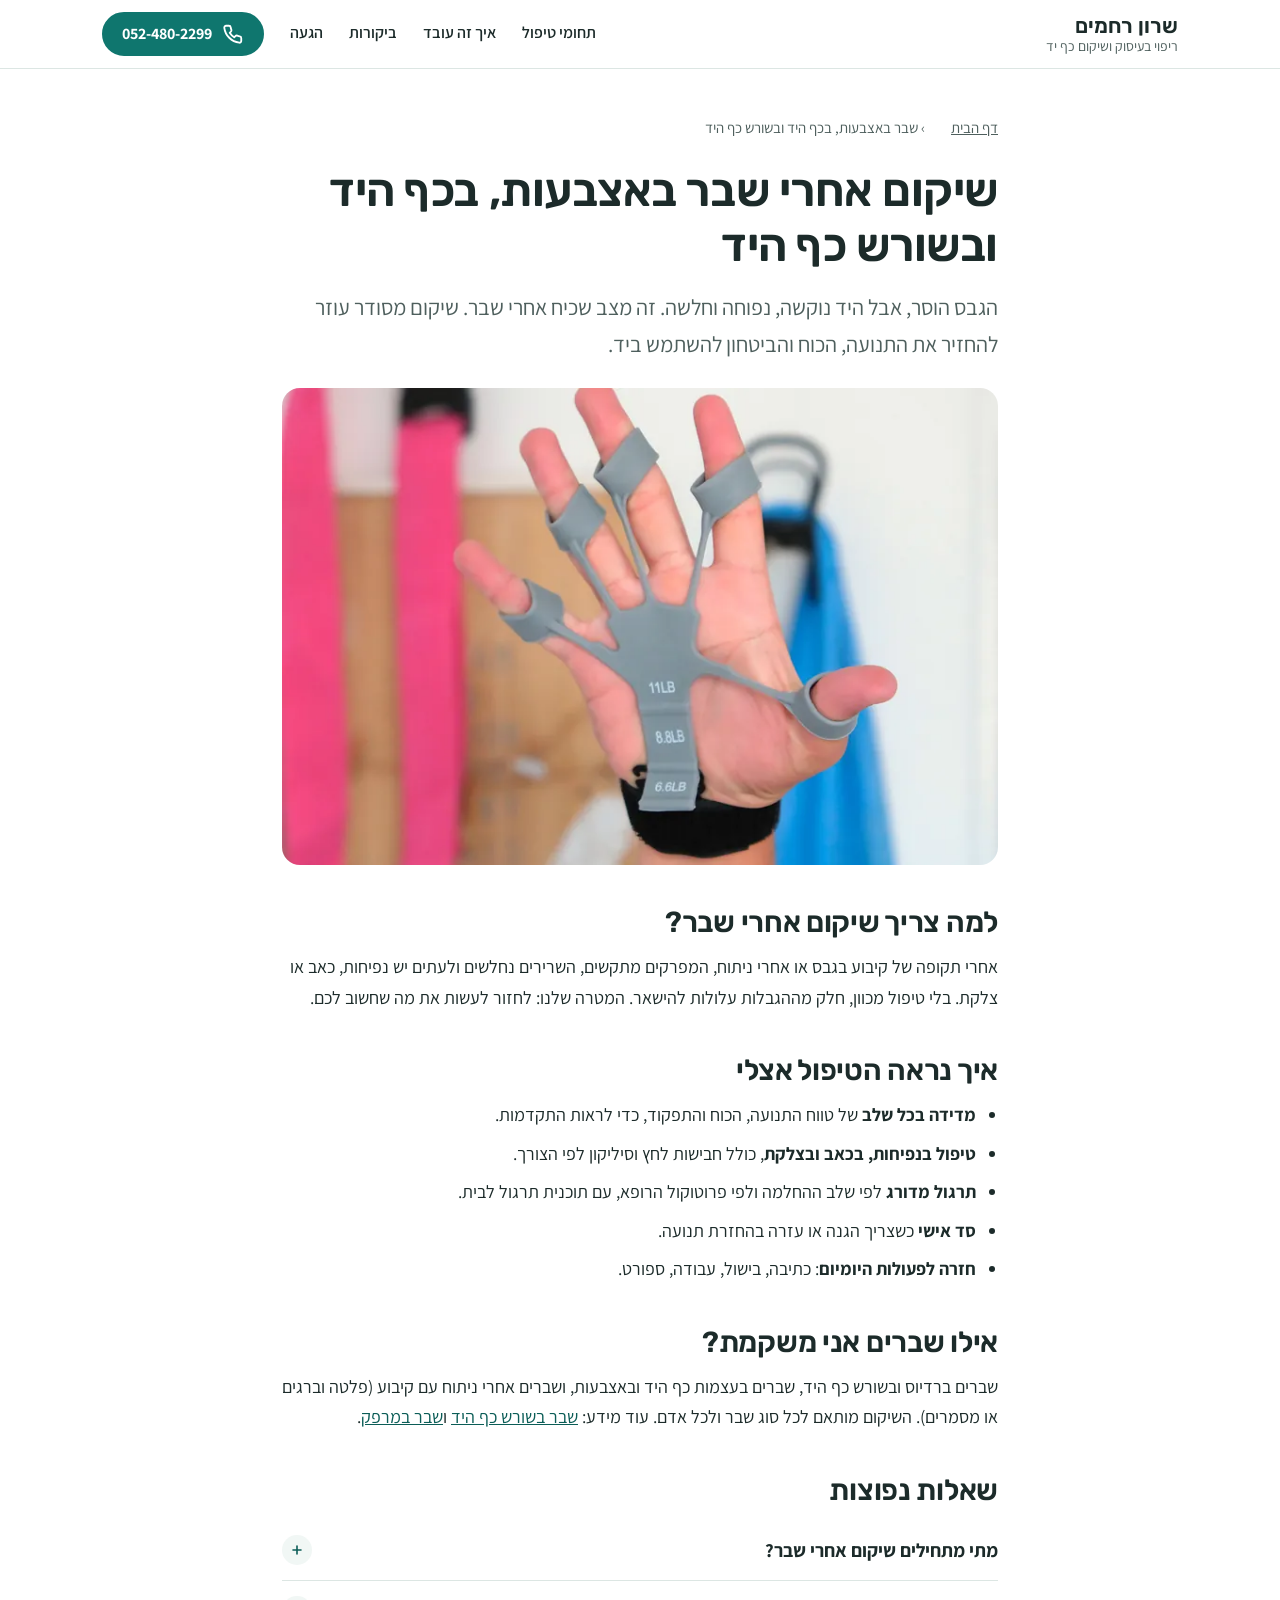
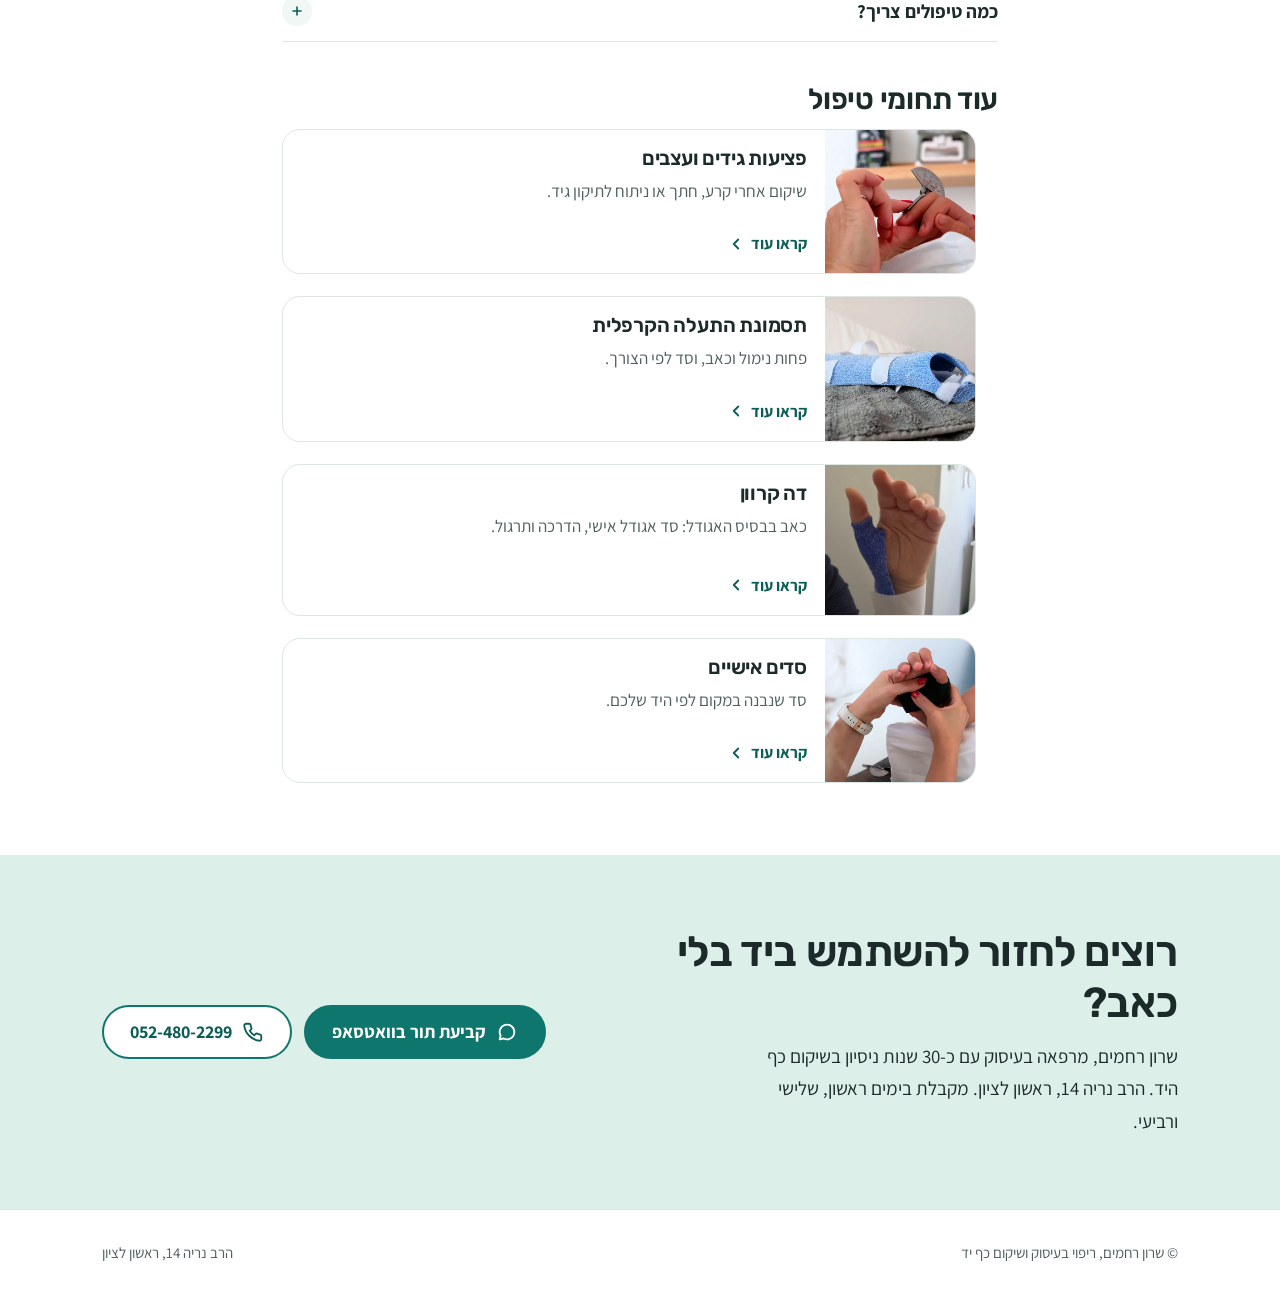
<file: hand-wrist-fracture/index.html>
<!doctype html>
<html lang="he" dir="rtl">
<head>
<meta charset="utf-8">
<meta name="viewport" content="width=device-width, initial-scale=1, viewport-fit=cover">
<title>שיקום אחרי שבר באצבעות, בכף היד ובשורש כף היד בראשון לציון | שרון רחמים</title>
<meta name="description" content="שיקום אחרי שבר בשורש כף היד, באצבעות או בכף היד, אחרי גבס או ניתוח: החזרת טווח תנועה, כוח ותפקוד. ריפוי בעיסוק בראשון לציון, בתיאום עם האורתופד.">
<meta name="robots" content="index, follow">
<link rel="canonical" href="https://sharon-rahamim.pages.dev/hand-wrist-fracture/">
<meta property="og:url" content="https://sharon-rahamim.pages.dev/hand-wrist-fracture/">
<meta property="og:type" content="article">
<meta property="og:locale" content="he_IL">
<meta property="og:title" content="שיקום אחרי שבר באצבעות, בכף היד ובשורש כף היד בראשון לציון | שרון רחמים">
<meta property="og:description" content="שיקום אחרי שבר בשורש כף היד, באצבעות או בכף היד, אחרי גבס או ניתוח: החזרת טווח תנועה, כוח ותפקוד. ריפוי בעיסוק בראשון לציון, בתיאום עם האורתופד.">
<meta property="og:image" content="https://sharon-rahamim.pages.dev/img/finger-trainer-1400.jpg">
<meta property="og:site_name" content="שרון רחמים - ריפוי בעיסוק">
<meta name="twitter:card" content="summary_large_image">
<link rel="icon" href="/favicon.svg" type="image/svg+xml">
<link rel="apple-touch-icon" href="/apple-touch-icon.png">
<meta name="theme-color" content="#0f766e">
<link rel="preconnect" href="https://fonts.googleapis.com">
<link rel="preconnect" href="https://fonts.gstatic.com" crossorigin>
<link rel="stylesheet" href="https://fonts.googleapis.com/css2?family=Assistant:wght@400;600;700&family=Rubik:wght@500;600&display=swap">
<link rel="stylesheet" href="/style.css?v=4">
<script type="application/ld+json">{"@context": "https://schema.org", "@type": "MedicalWebPage", "url": "https://sharon-rahamim.pages.dev/hand-wrist-fracture/", "name": "שיקום אחרי שבר באצבעות, בכף היד ובשורש כף היד", "description": "שיקום אחרי שבר בשורש כף היד, באצבעות או בכף היד, אחרי גבס או ניתוח: החזרת טווח תנועה, כוח ותפקוד. ריפוי בעיסוק בראשון לציון, בתיאום עם האורתופד.", "inLanguage": "he", "image": "https://sharon-rahamim.pages.dev/img/finger-trainer-1400.jpg", "about": {"@type": "MedicalCondition", "name": "שבר באצבעות, בכף היד ובשורש כף היד"}, "author": {"@type": "Person", "name": "שרון רחמים", "jobTitle": "מרפאה בעיסוק"}, "publisher": {"@id": "https://sharon-rahamim.pages.dev/#clinic"}}</script>
<script type="application/ld+json">{"@context": "https://schema.org", "@type": "BreadcrumbList", "itemListElement": [{"@type": "ListItem", "position": 1, "name": "דף הבית", "item": "https://sharon-rahamim.pages.dev/"}, {"@type": "ListItem", "position": 2, "name": "שבר באצבעות, בכף היד ובשורש כף היד", "item": "https://sharon-rahamim.pages.dev/hand-wrist-fracture/"}]}</script>
<script type="application/ld+json">{"@context": "https://schema.org", "@type": "FAQPage", "mainEntity": [{"@type": "Question", "name": "מתי מתחילים שיקום אחרי שבר?", "acceptedAnswer": {"@type": "Answer", "text": "לפי הנחיית הרופא המטפל. לפעמים כבר בזמן הקיבוע ולפעמים אחרי הסרת הגבס. כדאי ליצור קשר מוקדם כדי לתאם."}}, {"@type": "Question", "name": "כמה טיפולים צריך?", "acceptedAnswer": {"@type": "Answer", "text": "זה תלוי בשבר ובמטרות שלכם. בהתחלה הטיפולים צפופים יותר, ואחר כך מתרווחים כשאתם ממשיכים לתרגל בבית."}}]}</script>
</head>
<body>
<a class="skip" href="#main">דילוג לתוכן</a>
<svg width="0" height="0" style="position:absolute" aria-hidden="true">
<symbol id="i-chat" viewBox="0 0 24 24" fill="none" stroke="currentColor" stroke-width="2" stroke-linecap="round" stroke-linejoin="round"><path d="M20 12a8 8 0 0 1-11.6 7.1L4 20l1-4.2A8 8 0 1 1 20 12Z"/></symbol>
<symbol id="i-phone" viewBox="0 0 24 24" fill="none" stroke="currentColor" stroke-width="2" stroke-linecap="round" stroke-linejoin="round"><path d="M21 16.5v3a2 2 0 0 1-2.2 2A19 19 0 0 1 2.5 5.2 2 2 0 0 1 4.5 3h3a2 2 0 0 1 2 1.7c.1.9.4 1.8.7 2.6a2 2 0 0 1-.5 2.1L8.4 10.7a16 16 0 0 0 4.9 4.9l1.3-1.3a2 2 0 0 1 2.1-.5c.8.3 1.7.6 2.6.7a2 2 0 0 1 1.7 2Z"/></symbol>
<symbol id="i-check" viewBox="0 0 24 24" fill="none" stroke="currentColor" stroke-width="2.4" stroke-linecap="round" stroke-linejoin="round"><circle cx="12" cy="12" r="10" stroke-width="2"/><path d="m7.5 12.5 3 3 6-6"/></symbol>
<symbol id="i-left" viewBox="0 0 24 24" fill="none" stroke="currentColor" stroke-width="2.4" stroke-linecap="round" stroke-linejoin="round"><path d="M15 6l-6 6 6 6"/></symbol>
</svg>
<header><div class="wrap">
<a class="brand" href="/"><b>שרון רחמים</b><small>ריפוי בעיסוק ושיקום כף יד</small></a>
<nav aria-label="ניווט ראשי">
<a class="lnk" href="/#conditions">תחומי טיפול</a><a class="lnk" href="/#process">איך זה עובד</a><a class="lnk" href="/#reviews">ביקורות</a><a class="lnk" href="/#contact">הגעה</a>
<a class="btn sm" href="tel:0524802299"><svg aria-hidden="true"><use href="#i-phone"/></svg>052-480-2299</a>
</nav></div></header>
<main id="main">
<article class="article">
<nav class="crumbs" aria-label="פירורי לחם"><a href="/">דף הבית</a> › שבר באצבעות, בכף היד ובשורש כף היד</nav>
<h1>שיקום אחרי שבר באצבעות, בכף היד ובשורש כף היד</h1>
<p class="lead">הגבס הוסר, אבל היד נוקשה, נפוחה וחלשה. זה מצב שכיח אחרי שבר. שיקום מסודר עוזר להחזיר את התנועה, הכוח והביטחון להשתמש ביד.</p>
<figure class="photo"><picture><source type="image/webp" srcset="/img/finger-trainer-760.webp 760w, /img/finger-trainer-1400.webp 1400w" sizes="(max-width:800px) 100vw, 716px"><img src="/img/finger-trainer-1400.jpg" width="1400" height="933" alt="תרגול חיזוק אצבעות עם מאמן גומי" fetchpriority="high"></picture></figure>
<h2>למה צריך שיקום אחרי שבר?</h2>
<p>אחרי תקופה של קיבוע בגבס או אחרי ניתוח, המפרקים מתקשים, השרירים נחלשים ולעתים יש נפיחות, כאב או צלקת. בלי טיפול מכוון, חלק מההגבלות עלולות להישאר. המטרה שלנו: לחזור לעשות את מה שחשוב לכם.</p>
<h2>איך נראה הטיפול אצלי</h2>
<ul><li><strong>מדידה בכל שלב</strong> של טווח התנועה, הכוח והתפקוד, כדי לראות התקדמות.</li><li><strong>טיפול בנפיחות, בכאב ובצלקת</strong>, כולל חבישות לחץ וסיליקון לפי הצורך.</li><li><strong>תרגול מדורג</strong> לפי שלב ההחלמה ולפי פרוטוקול הרופא, עם תוכנית תרגול לבית.</li><li><strong>סד אישי</strong> כשצריך הגנה או עזרה בהחזרת תנועה.</li><li><strong>חזרה לפעולות היומיום</strong>: כתיבה, בישול, עבודה, ספורט.</li></ul>
<h2>אילו שברים אני משקמת?</h2>
<p>שברים ברדיוס ובשורש כף היד, שברים בעצמות כף היד ובאצבעות, ושברים אחרי ניתוח עם קיבוע (פלטה וברגים או מסמרים). השיקום מותאם לכל סוג שבר ולכל אדם. עוד מידע: <a href="/wrist-fracture/">שבר בשורש כף היד</a> ו<a href="/elbow-fracture/">שבר במרפק</a>.</p>

<h2>שאלות נפוצות</h2>
<div class="faq"><details><summary>מתי מתחילים שיקום אחרי שבר?</summary><p>לפי הנחיית הרופא המטפל. לפעמים כבר בזמן הקיבוע ולפעמים אחרי הסרת הגבס. כדאי ליצור קשר מוקדם כדי לתאם.</p></details>
<details><summary>כמה טיפולים צריך?</summary><p>זה תלוי בשבר ובמטרות שלכם. בהתחלה הטיפולים צפופים יותר, ואחר כך מתרווחים כשאתם ממשיכים לתרגל בבית.</p></details>
</div>
<h2>עוד תחומי טיפול</h2>
<ul class="cards"><li class="card"><picture><source type="image/webp" srcset="/img/goniometer-760.webp"><img src="/img/goniometer-1400.jpg" width="1400" height="933" loading="lazy" alt="מדידת טווח תנועה של אצבע בגוניומטר"></picture><div class="body"><h3><a href="/tendon-injury/">פציעות גידים ועצבים</a></h3><p>שיקום אחרי קרע, חתך או ניתוח לתיקון גיד.</p><span class="more" aria-hidden="true">קראו עוד<svg><use href="#i-left"/></svg></span></div></li><li class="card"><picture><source type="image/webp" srcset="/img/custom-splint-760.webp"><img src="/img/custom-splint-1400.jpg" width="1400" height="933" loading="lazy" alt="סד אישי לשורש כף היד"></picture><div class="body"><h3><a href="/carpal-tunnel/">תסמונת התעלה הקרפלית</a></h3><p>פחות נימול וכאב, וסד לפי הצורך.</p><span class="more" aria-hidden="true">קראו עוד<svg><use href="#i-left"/></svg></span></div></li><li class="card"><picture><source type="image/webp" srcset="/img/de-quervain-splint-760.webp"><img src="/img/de-quervain-splint-1200.jpg" width="1200" height="1200" loading="lazy" alt="סד אגודל אישי"></picture><div class="body"><h3><a href="/de-quervain/">דה קרוון</a></h3><p>כאב בבסיס האגודל: סד אגודל אישי, הדרכה ותרגול.</p><span class="more" aria-hidden="true">קראו עוד<svg><use href="#i-left"/></svg></span></div></li><li class="card"><picture><source type="image/webp" srcset="/img/splint-fitting-760.webp"><img src="/img/splint-fitting-1400.jpg" width="1400" height="933" loading="lazy" alt="התאמת סד לכף היד של מטופל"></picture><div class="body"><h3><a href="/custom-splints/">סדים אישיים</a></h3><p>סד שנבנה במקום לפי היד שלכם.</p><span class="more" aria-hidden="true">קראו עוד<svg><use href="#i-left"/></svg></span></div></li></ul>
</article>
<div class="cta-band"><div class="wrap">
<div><h2>רוצים לחזור להשתמש ביד בלי כאב?</h2><p>שרון רחמים, מרפאה בעיסוק עם כ-30 שנות ניסיון בשיקום כף היד. הרב נריה 14, ראשון לציון. מקבלת בימים ראשון, שלישי ורביעי.</p></div>
<div class="ctas"><a class="btn" href="https://api.whatsapp.com/send?phone=972524802299&amp;text=%D7%94%D7%99%D7%99%20%D7%A9%D7%A8%D7%95%D7%9F%2C%20%D7%90%D7%A9%D7%9E%D7%97%20%D7%9C%D7%A7%D7%91%D7%95%D7%A2%20%D7%AA%D7%95%D7%A8"><svg aria-hidden="true"><use href="#i-chat"/></svg>קביעת תור בוואטסאפ</a><a class="btn ghost" href="tel:0524802299"><svg aria-hidden="true"><use href="#i-phone"/></svg>052-480-2299</a></div>
</div></div>
</main>
<footer class="site-foot"><div class="wrap"><span>© שרון רחמים, ריפוי בעיסוק ושיקום כף יד</span><span>הרב נריה 14, ראשון לציון</span></div></footer>
<div class="mbar"><a class="btn" href="https://api.whatsapp.com/send?phone=972524802299&amp;text=%D7%94%D7%99%D7%99%20%D7%A9%D7%A8%D7%95%D7%9F%2C%20%D7%90%D7%A9%D7%9E%D7%97%20%D7%9C%D7%A7%D7%91%D7%95%D7%A2%20%D7%AA%D7%95%D7%A8"><svg aria-hidden="true"><use href="#i-chat"/></svg>וואטסאפ</a><a class="btn ghost" href="tel:0524802299"><svg aria-hidden="true"><use href="#i-phone"/></svg>התקשרו</a></div>
</body>
</html>
</file>
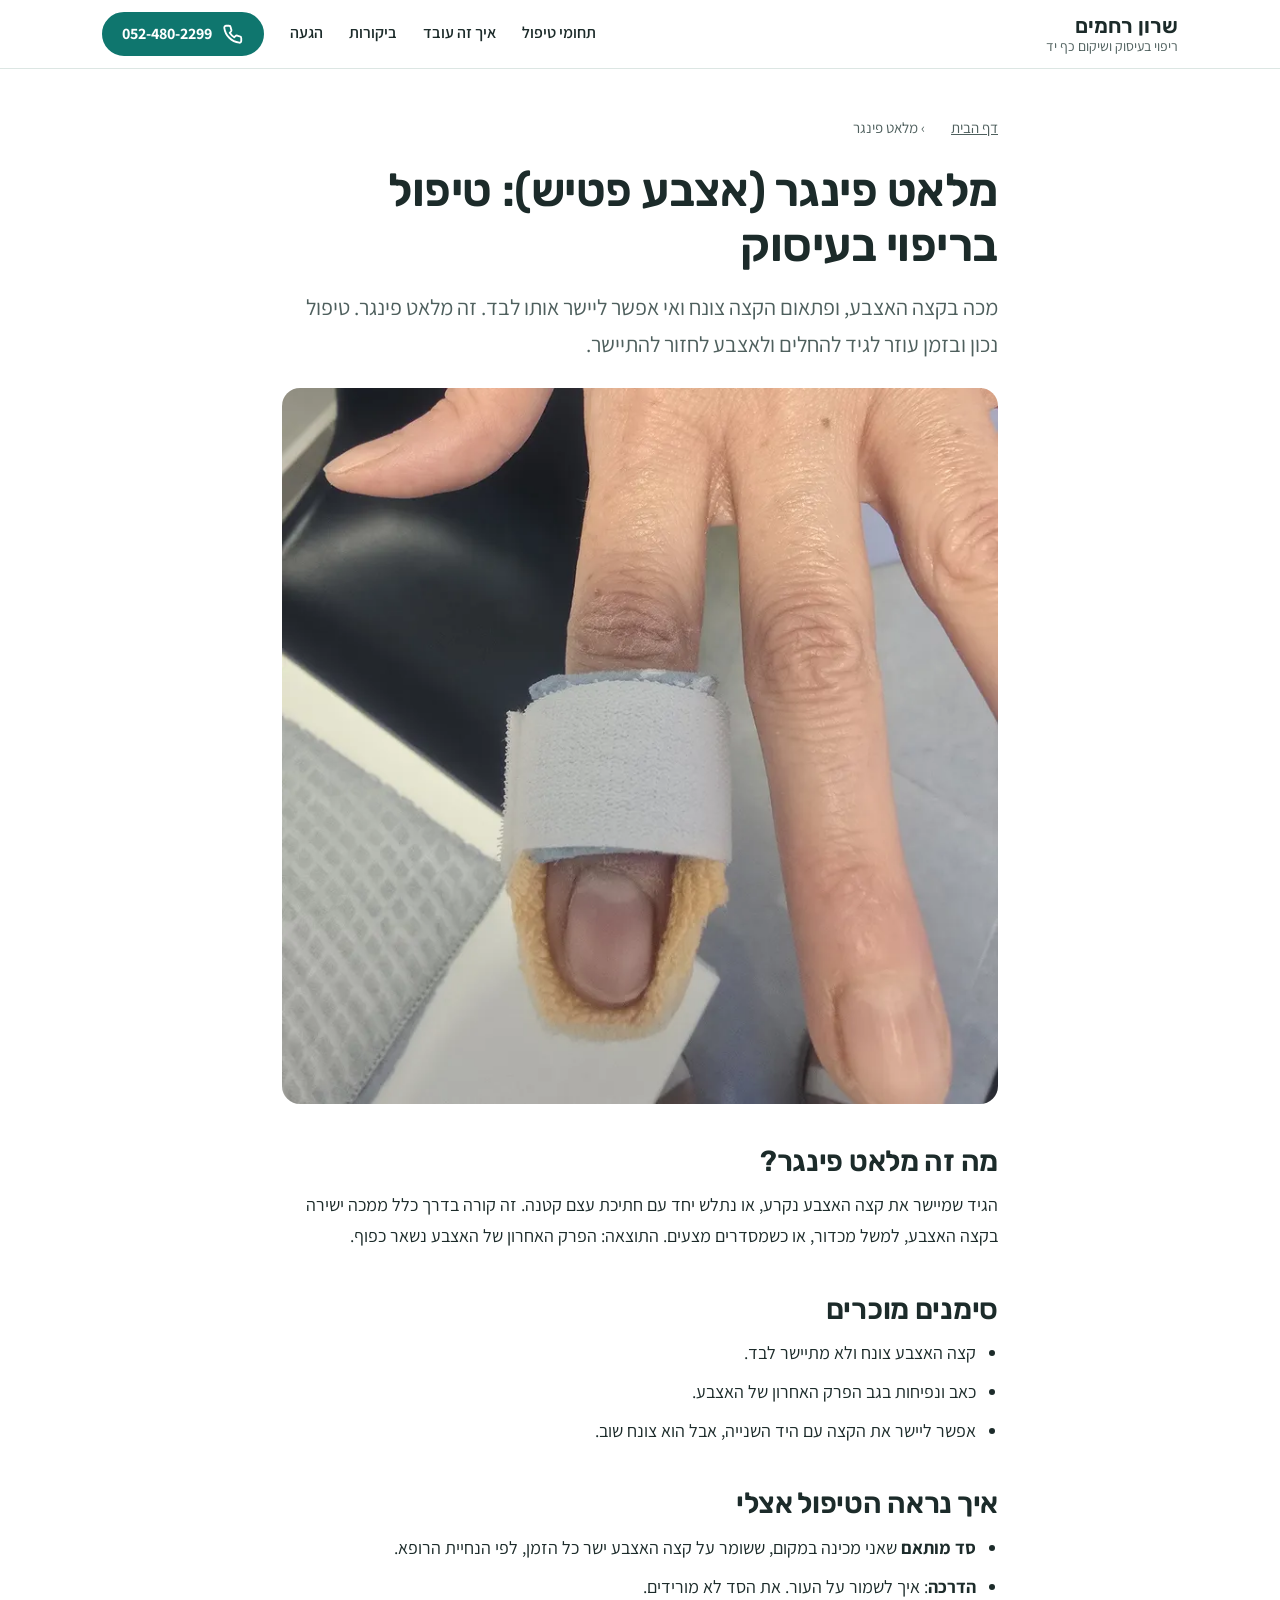
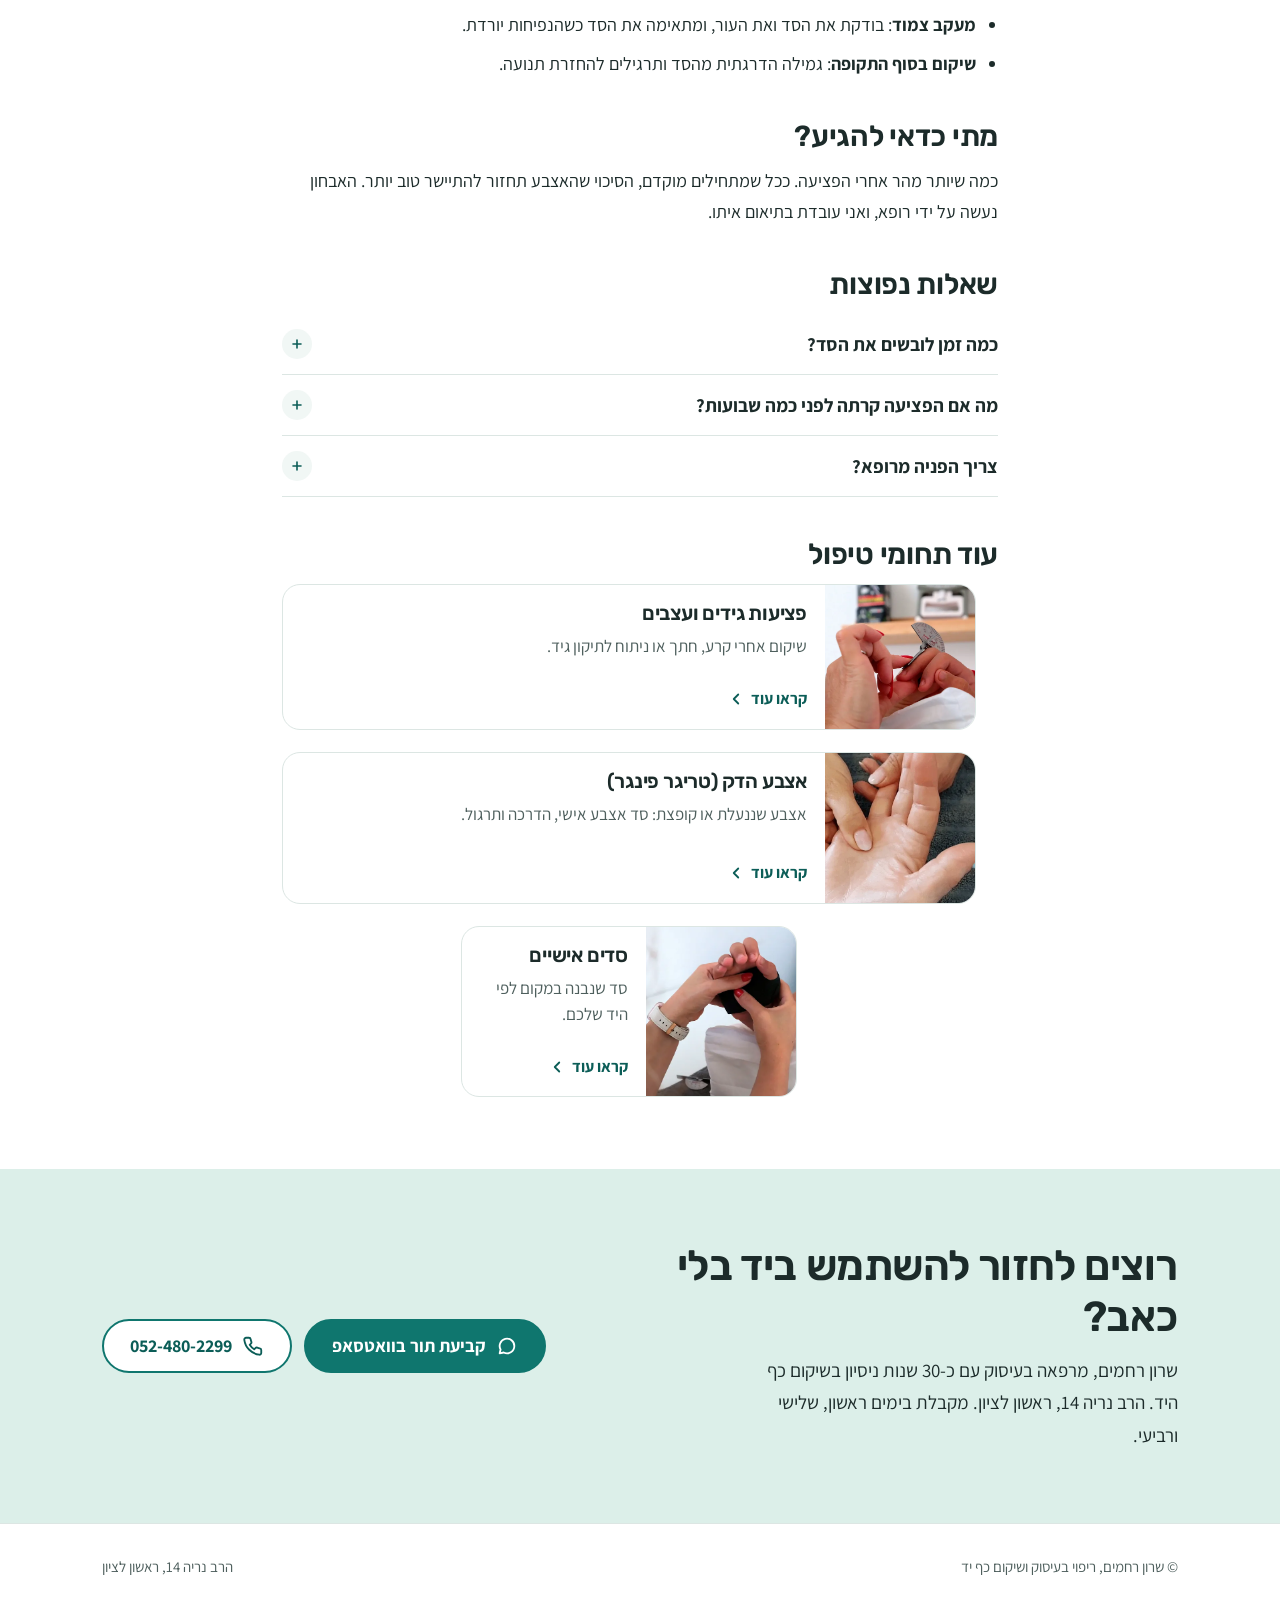
<file: mallet-finger/index.html>
<!doctype html>
<html lang="he" dir="rtl">
<head>
<meta charset="utf-8">
<meta name="viewport" content="width=device-width, initial-scale=1, viewport-fit=cover">
<title>מלאט פינגר (אצבע פטיש): טיפול בריפוי בעיסוק בראשון לציון | שרון רחמים</title>
<meta name="description" content="קצה האצבע צנח ואי אפשר ליישר אותו? טיפול במלאט פינגר בריפוי בעיסוק בראשון לציון: סד מותאם, הדרכה, מעקב ושיקום.">
<meta name="robots" content="index, follow">
<link rel="canonical" href="https://sharon-rahamim.pages.dev/mallet-finger/">
<meta property="og:url" content="https://sharon-rahamim.pages.dev/mallet-finger/">
<meta property="og:type" content="article">
<meta property="og:locale" content="he_IL">
<meta property="og:title" content="מלאט פינגר (אצבע פטיש): טיפול בריפוי בעיסוק בראשון לציון | שרון רחמים">
<meta property="og:description" content="קצה האצבע צנח ואי אפשר ליישר אותו? טיפול במלאט פינגר בריפוי בעיסוק בראשון לציון: סד מותאם, הדרכה, מעקב ושיקום.">
<meta property="og:image" content="https://sharon-rahamim.pages.dev/img/mallet-splint-1200.jpg">
<meta property="og:site_name" content="שרון רחמים - ריפוי בעיסוק">
<meta name="twitter:card" content="summary_large_image">
<link rel="icon" href="/favicon.svg" type="image/svg+xml">
<link rel="apple-touch-icon" href="/apple-touch-icon.png">
<meta name="theme-color" content="#0f766e">
<link rel="preconnect" href="https://fonts.googleapis.com">
<link rel="preconnect" href="https://fonts.gstatic.com" crossorigin>
<link rel="stylesheet" href="https://fonts.googleapis.com/css2?family=Assistant:wght@400;600;700&family=Rubik:wght@500;600&display=swap">
<link rel="stylesheet" href="/style.css?v=4">
<script type="application/ld+json">{"@context": "https://schema.org", "@type": "MedicalWebPage", "url": "https://sharon-rahamim.pages.dev/mallet-finger/", "name": "מלאט פינגר (אצבע פטיש): טיפול בריפוי בעיסוק", "description": "קצה האצבע צנח ואי אפשר ליישר אותו? טיפול במלאט פינגר בריפוי בעיסוק בראשון לציון: סד מותאם, הדרכה, מעקב ושיקום.", "inLanguage": "he", "image": "https://sharon-rahamim.pages.dev/img/mallet-splint-1200.jpg", "about": {"@type": "MedicalCondition", "name": "מלאט פינגר", "alternateName": ["Mallet finger", "אצבע פטיש", "מאלט פינגר"]}, "author": {"@type": "Person", "name": "שרון רחמים", "jobTitle": "מרפאה בעיסוק"}, "publisher": {"@id": "https://sharon-rahamim.pages.dev/#clinic"}}</script>
<script type="application/ld+json">{"@context": "https://schema.org", "@type": "BreadcrumbList", "itemListElement": [{"@type": "ListItem", "position": 1, "name": "דף הבית", "item": "https://sharon-rahamim.pages.dev/"}, {"@type": "ListItem", "position": 2, "name": "מלאט פינגר", "item": "https://sharon-rahamim.pages.dev/mallet-finger/"}]}</script>
<script type="application/ld+json">{"@context": "https://schema.org", "@type": "FAQPage", "mainEntity": [{"@type": "Question", "name": "כמה זמן לובשים את הסד?", "acceptedAnswer": {"@type": "Answer", "text": "בדרך כלל כמה שבועות ברציפות, לפי הנחיית הרופא, ואחר כך גמילה הדרגתית. בתקופה הזאת חשוב לא לכופף את קצה האצבע אפילו פעם אחת."}}, {"@type": "Question", "name": "מה אם הפציעה קרתה לפני כמה שבועות?", "acceptedAnswer": {"@type": "Answer", "text": "גם אז כדאי לבדוק. לפעמים עדיין אפשר לטפל בסד. הרופא יקבע מה מתאים."}}, {"@type": "Question", "name": "צריך הפניה מרופא?", "acceptedAnswer": {"@type": "Answer", "text": "לא חובה כדי לקבוע תור. בכל מקרה חשוב שתהיה הערכה רפואית."}}]}</script>
</head>
<body>
<a class="skip" href="#main">דילוג לתוכן</a>
<svg width="0" height="0" style="position:absolute" aria-hidden="true">
<symbol id="i-chat" viewBox="0 0 24 24" fill="none" stroke="currentColor" stroke-width="2" stroke-linecap="round" stroke-linejoin="round"><path d="M20 12a8 8 0 0 1-11.6 7.1L4 20l1-4.2A8 8 0 1 1 20 12Z"/></symbol>
<symbol id="i-phone" viewBox="0 0 24 24" fill="none" stroke="currentColor" stroke-width="2" stroke-linecap="round" stroke-linejoin="round"><path d="M21 16.5v3a2 2 0 0 1-2.2 2A19 19 0 0 1 2.5 5.2 2 2 0 0 1 4.5 3h3a2 2 0 0 1 2 1.7c.1.9.4 1.8.7 2.6a2 2 0 0 1-.5 2.1L8.4 10.7a16 16 0 0 0 4.9 4.9l1.3-1.3a2 2 0 0 1 2.1-.5c.8.3 1.7.6 2.6.7a2 2 0 0 1 1.7 2Z"/></symbol>
<symbol id="i-check" viewBox="0 0 24 24" fill="none" stroke="currentColor" stroke-width="2.4" stroke-linecap="round" stroke-linejoin="round"><circle cx="12" cy="12" r="10" stroke-width="2"/><path d="m7.5 12.5 3 3 6-6"/></symbol>
<symbol id="i-left" viewBox="0 0 24 24" fill="none" stroke="currentColor" stroke-width="2.4" stroke-linecap="round" stroke-linejoin="round"><path d="M15 6l-6 6 6 6"/></symbol>
</svg>
<header><div class="wrap">
<a class="brand" href="/"><b>שרון רחמים</b><small>ריפוי בעיסוק ושיקום כף יד</small></a>
<nav aria-label="ניווט ראשי">
<a class="lnk" href="/#conditions">תחומי טיפול</a><a class="lnk" href="/#process">איך זה עובד</a><a class="lnk" href="/#reviews">ביקורות</a><a class="lnk" href="/#contact">הגעה</a>
<a class="btn sm" href="tel:0524802299"><svg aria-hidden="true"><use href="#i-phone"/></svg>052-480-2299</a>
</nav></div></header>
<main id="main">
<article class="article">
<nav class="crumbs" aria-label="פירורי לחם"><a href="/">דף הבית</a> › מלאט פינגר</nav>
<h1>מלאט פינגר (אצבע פטיש): טיפול בריפוי בעיסוק</h1>
<p class="lead">מכה בקצה האצבע, ופתאום הקצה צונח ואי אפשר ליישר אותו לבד. זה מלאט פינגר. טיפול נכון ובזמן עוזר לגיד להחלים ולאצבע לחזור להתיישר.</p>
<figure class="photo"><picture><source type="image/webp" srcset="/img/mallet-splint-760.webp 760w, /img/mallet-splint-1200.webp 1200w" sizes="(max-width:800px) 100vw, 716px"><img src="/img/mallet-splint-1200.jpg" width="1200" height="1200" alt="סד אישי לקצה האצבע, לטיפול במלאט פינגר" fetchpriority="high"></picture></figure>
<h2>מה זה מלאט פינגר?</h2>
<p>הגיד שמיישר את קצה האצבע נקרע, או נתלש יחד עם חתיכת עצם קטנה. זה קורה בדרך כלל ממכה ישירה בקצה האצבע, למשל מכדור, או כשמסדרים מצעים. התוצאה: הפרק האחרון של האצבע נשאר כפוף.</p>
<h2>סימנים מוכרים</h2>
<ul><li>קצה האצבע צונח ולא מתיישר לבד.</li><li>כאב ונפיחות בגב הפרק האחרון של האצבע.</li><li>אפשר ליישר את הקצה עם היד השנייה, אבל הוא צונח שוב.</li></ul>
<h2>איך נראה הטיפול אצלי</h2>
<ul><li><strong>סד מותאם</strong> שאני מכינה במקום, ששומר על קצה האצבע ישר כל הזמן, לפי הנחיית הרופא.</li><li><strong>הדרכה</strong>: איך לשמור על העור. את הסד לא מורידים.</li><li><strong>מעקב צמוד</strong>: בודקת את הסד ואת העור, ומתאימה את הסד כשהנפיחות יורדת.</li><li><strong>שיקום בסוף התקופה</strong>: גמילה הדרגתית מהסד ותרגילים להחזרת תנועה.</li></ul>
<h2>מתי כדאי להגיע?</h2>
<p>כמה שיותר מהר אחרי הפציעה. ככל שמתחילים מוקדם, הסיכוי שהאצבע תחזור להתיישר טוב יותר. האבחון נעשה על ידי רופא, ואני עובדת בתיאום איתו.</p>

<h2>שאלות נפוצות</h2>
<div class="faq"><details><summary>כמה זמן לובשים את הסד?</summary><p>בדרך כלל כמה שבועות ברציפות, לפי הנחיית הרופא, ואחר כך גמילה הדרגתית. בתקופה הזאת חשוב לא לכופף את קצה האצבע אפילו פעם אחת.</p></details>
<details><summary>מה אם הפציעה קרתה לפני כמה שבועות?</summary><p>גם אז כדאי לבדוק. לפעמים עדיין אפשר לטפל בסד. הרופא יקבע מה מתאים.</p></details>
<details><summary>צריך הפניה מרופא?</summary><p>לא חובה כדי לקבוע תור. בכל מקרה חשוב שתהיה הערכה רפואית.</p></details>
</div>
<h2>עוד תחומי טיפול</h2>
<ul class="cards"><li class="card"><picture><source type="image/webp" srcset="/img/goniometer-760.webp"><img src="/img/goniometer-1400.jpg" width="1400" height="933" loading="lazy" alt="מדידת טווח תנועה של אצבע בגוניומטר"></picture><div class="body"><h3><a href="/tendon-injury/">פציעות גידים ועצבים</a></h3><p>שיקום אחרי קרע, חתך או ניתוח לתיקון גיד.</p><span class="more" aria-hidden="true">קראו עוד<svg><use href="#i-left"/></svg></span></div></li><li class="card"><picture><source type="image/webp" srcset="/img/trigger-finger-sq-478.webp"><img src="/img/trigger-finger-sq-478.jpg" width="478" height="478" loading="lazy" alt="שרון בודקת את בסיס האצבע בכף היד של מטופלת"></picture><div class="body"><h3><a href="/trigger-finger/">אצבע הדק (טריגר פינגר)</a></h3><p>אצבע שננעלת או קופצת: סד אצבע אישי, הדרכה ותרגול.</p><span class="more" aria-hidden="true">קראו עוד<svg><use href="#i-left"/></svg></span></div></li><li class="card"><picture><source type="image/webp" srcset="/img/splint-fitting-760.webp"><img src="/img/splint-fitting-1400.jpg" width="1400" height="933" loading="lazy" alt="התאמת סד לכף היד של מטופל"></picture><div class="body"><h3><a href="/custom-splints/">סדים אישיים</a></h3><p>סד שנבנה במקום לפי היד שלכם.</p><span class="more" aria-hidden="true">קראו עוד<svg><use href="#i-left"/></svg></span></div></li></ul>
</article>
<div class="cta-band"><div class="wrap">
<div><h2>רוצים לחזור להשתמש ביד בלי כאב?</h2><p>שרון רחמים, מרפאה בעיסוק עם כ-30 שנות ניסיון בשיקום כף היד. הרב נריה 14, ראשון לציון. מקבלת בימים ראשון, שלישי ורביעי.</p></div>
<div class="ctas"><a class="btn" href="https://api.whatsapp.com/send?phone=972524802299&amp;text=%D7%94%D7%99%D7%99%20%D7%A9%D7%A8%D7%95%D7%9F%2C%20%D7%90%D7%A9%D7%9E%D7%97%20%D7%9C%D7%A7%D7%91%D7%95%D7%A2%20%D7%AA%D7%95%D7%A8"><svg aria-hidden="true"><use href="#i-chat"/></svg>קביעת תור בוואטסאפ</a><a class="btn ghost" href="tel:0524802299"><svg aria-hidden="true"><use href="#i-phone"/></svg>052-480-2299</a></div>
</div></div>
</main>
<footer class="site-foot"><div class="wrap"><span>© שרון רחמים, ריפוי בעיסוק ושיקום כף יד</span><span>הרב נריה 14, ראשון לציון</span></div></footer>
<div class="mbar"><a class="btn" href="https://api.whatsapp.com/send?phone=972524802299&amp;text=%D7%94%D7%99%D7%99%20%D7%A9%D7%A8%D7%95%D7%9F%2C%20%D7%90%D7%A9%D7%9E%D7%97%20%D7%9C%D7%A7%D7%91%D7%95%D7%A2%20%D7%AA%D7%95%D7%A8"><svg aria-hidden="true"><use href="#i-chat"/></svg>וואטסאפ</a><a class="btn ghost" href="tel:0524802299"><svg aria-hidden="true"><use href="#i-phone"/></svg>התקשרו</a></div>
</body>
</html>
</file>
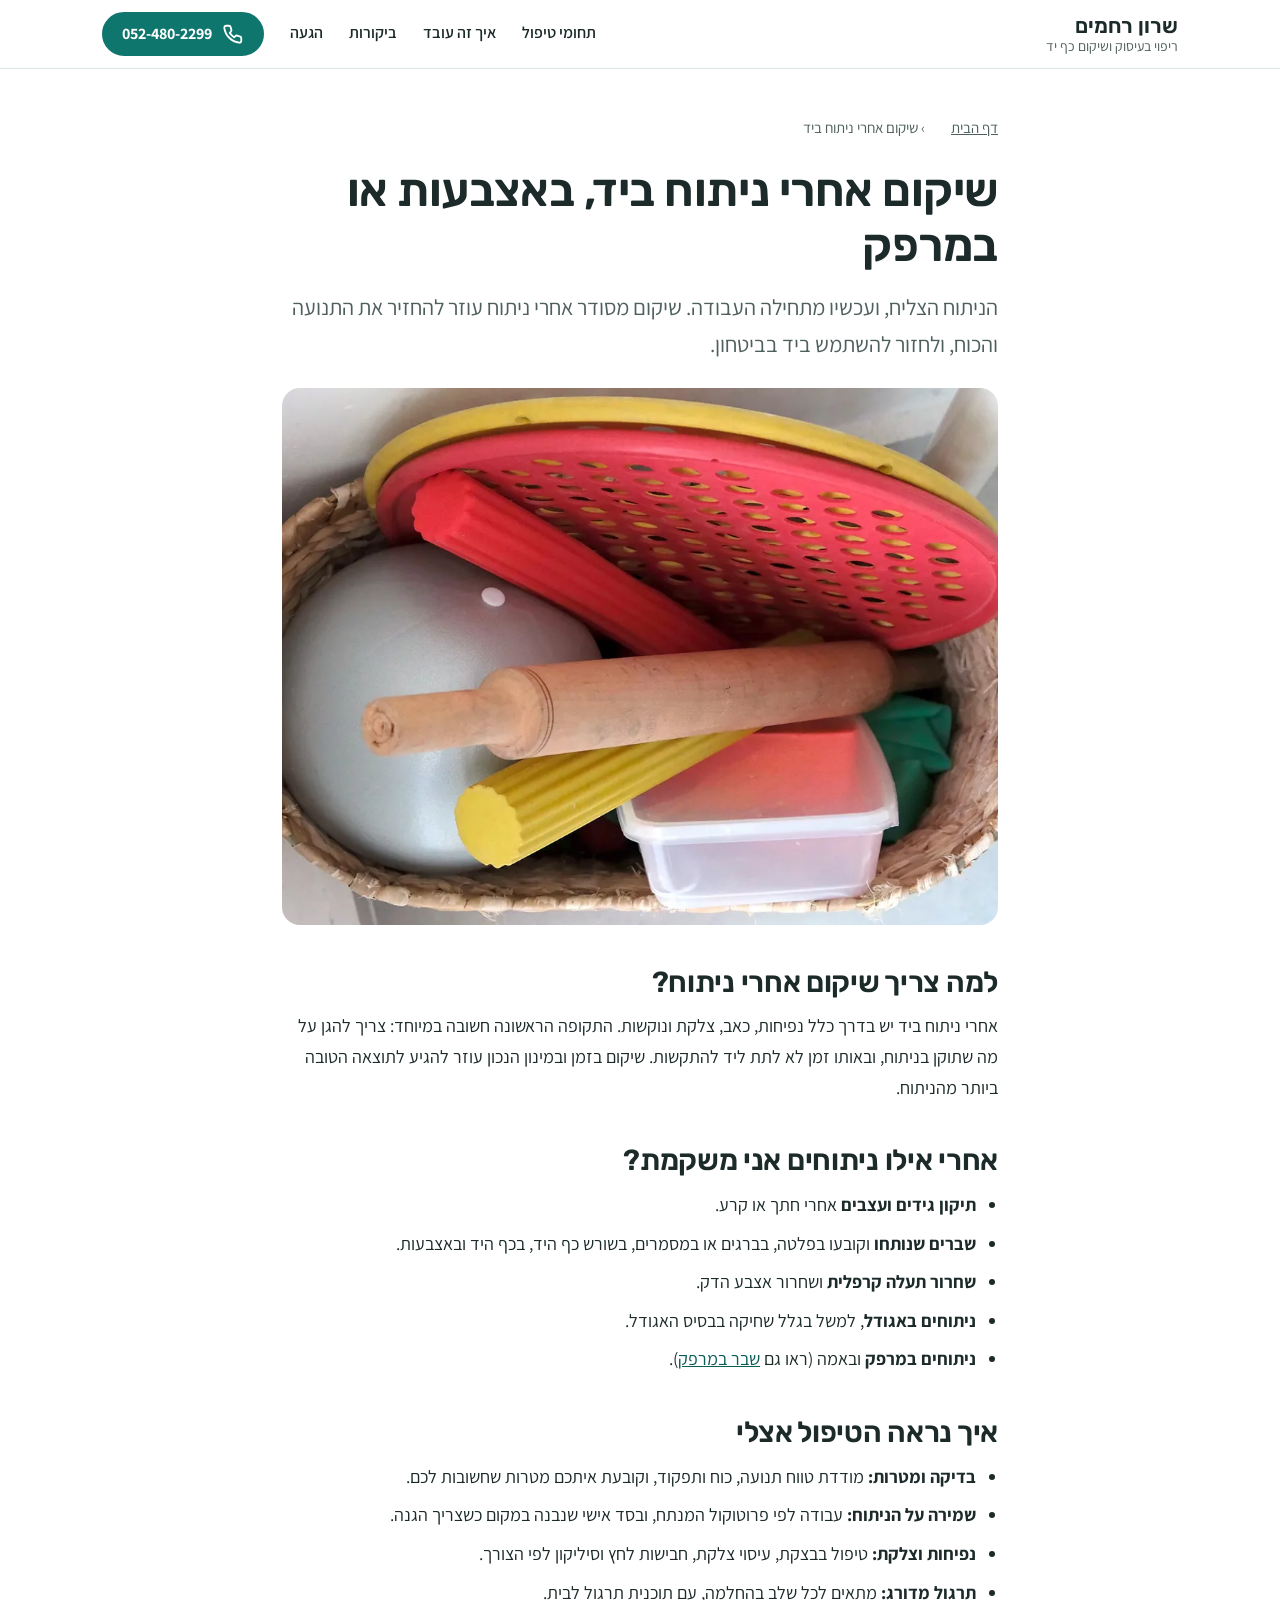
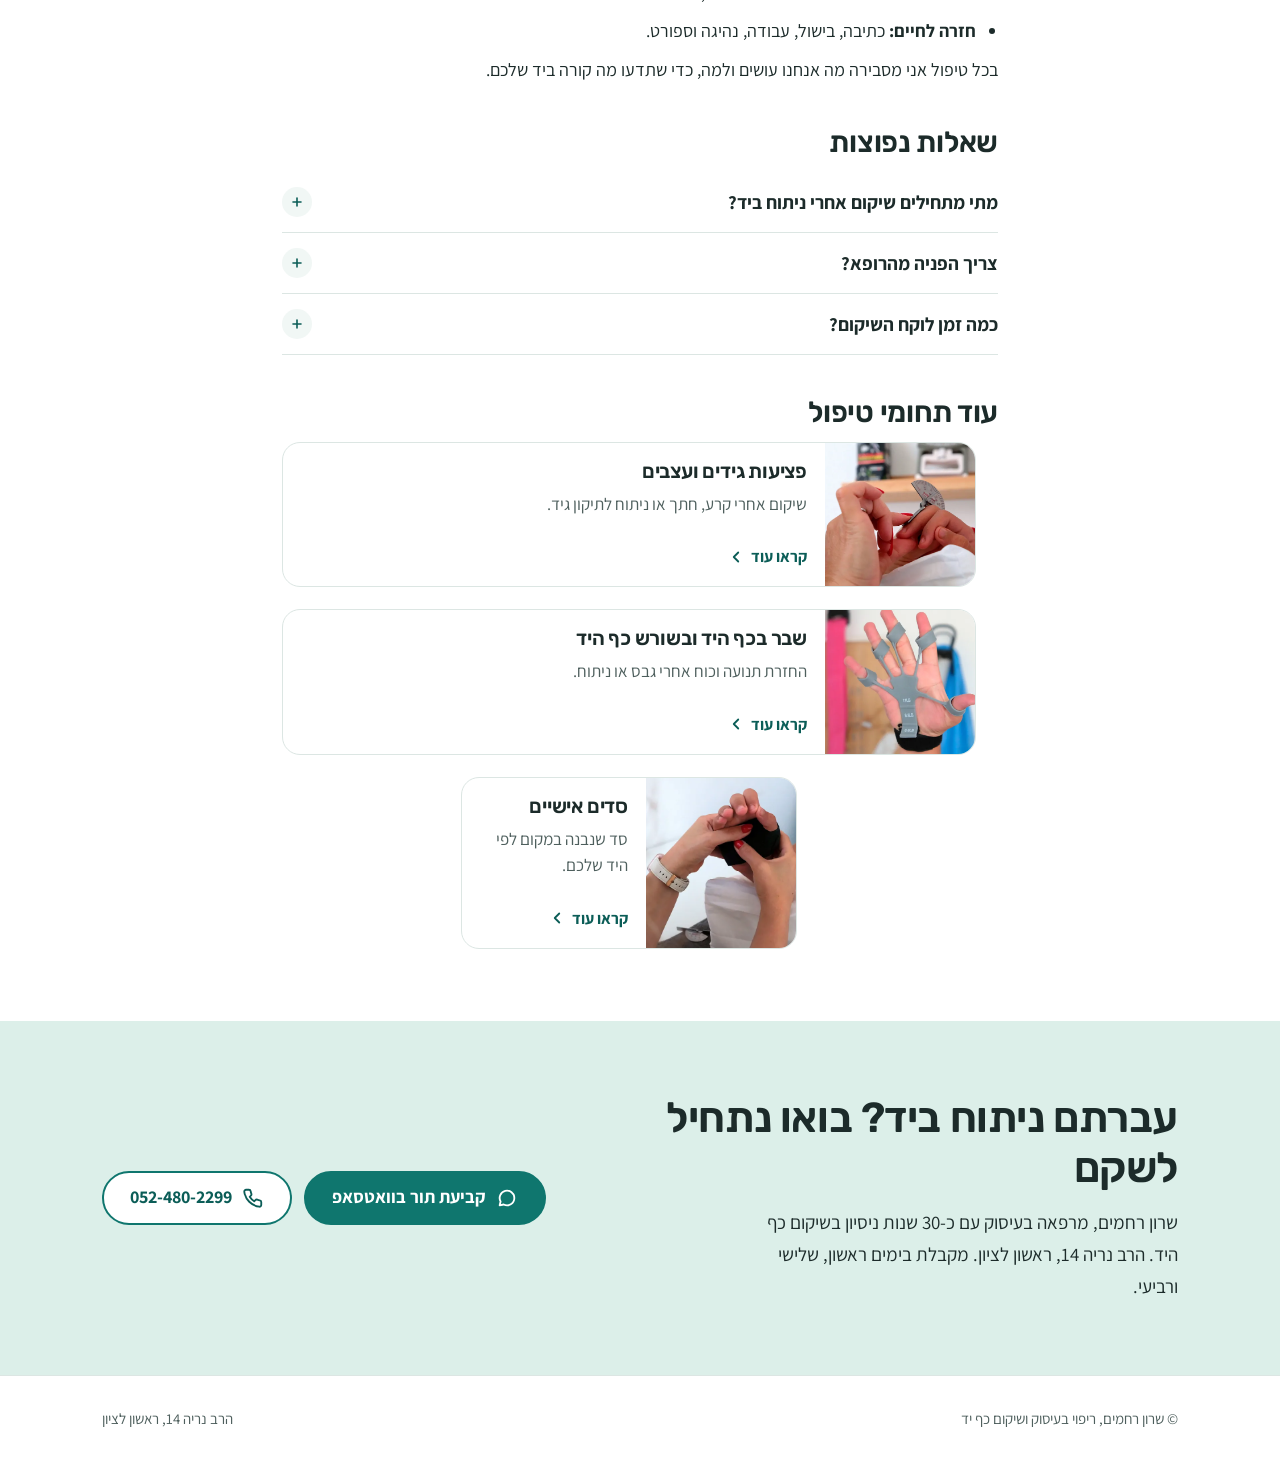
<file: post-surgery-rehab/index.html>
<!doctype html>
<html lang="he" dir="rtl">
<head>
<meta charset="utf-8">
<meta name="viewport" content="width=device-width, initial-scale=1, viewport-fit=cover">
<title>שיקום אחרי ניתוח ביד, באצבעות או במרפק בראשון לציון | שרון רחמים</title>
<meta name="description" content="שיקום אחרי ניתוח בכף היד, באצבעות, בשורש כף היד או במרפק: החזרת תנועה, כוח ותפקוד, טיפול בנפיחות ובצלקת וסד לפי הצורך. ריפוי בעיסוק בראשון לציון.">
<meta name="robots" content="index, follow">
<link rel="canonical" href="https://sharon-rahamim.pages.dev/post-surgery-rehab/">
<meta property="og:url" content="https://sharon-rahamim.pages.dev/post-surgery-rehab/">
<meta property="og:type" content="article">
<meta property="og:locale" content="he_IL">
<meta property="og:title" content="שיקום אחרי ניתוח ביד, באצבעות או במרפק בראשון לציון | שרון רחמים">
<meta property="og:description" content="שיקום אחרי ניתוח בכף היד, באצבעות, בשורש כף היד או במרפק: החזרת תנועה, כוח ותפקוד, טיפול בנפיחות ובצלקת וסד לפי הצורך. ריפוי בעיסוק בראשון לציון.">
<meta property="og:image" content="https://sharon-rahamim.pages.dev/img/exercise-tools-1000.jpg">
<meta property="og:site_name" content="שרון רחמים - ריפוי בעיסוק">
<meta name="twitter:card" content="summary_large_image">
<link rel="icon" href="/favicon.svg" type="image/svg+xml">
<link rel="apple-touch-icon" href="/apple-touch-icon.png">
<meta name="theme-color" content="#0f766e">
<link rel="preconnect" href="https://fonts.googleapis.com">
<link rel="preconnect" href="https://fonts.gstatic.com" crossorigin>
<link rel="stylesheet" href="https://fonts.googleapis.com/css2?family=Assistant:wght@400;600;700&family=Rubik:wght@500;600&display=swap">
<link rel="stylesheet" href="/style.css?v=4">
<script type="application/ld+json">{"@context": "https://schema.org", "@type": "MedicalWebPage", "url": "https://sharon-rahamim.pages.dev/post-surgery-rehab/", "name": "שיקום אחרי ניתוח ביד, באצבעות או במרפק", "description": "שיקום אחרי ניתוח בכף היד, באצבעות, בשורש כף היד או במרפק: החזרת תנועה, כוח ותפקוד, טיפול בנפיחות ובצלקת וסד לפי הצורך. ריפוי בעיסוק בראשון לציון.", "inLanguage": "he", "image": "https://sharon-rahamim.pages.dev/img/exercise-tools-1000.jpg", "about": {"@type": "MedicalTherapy", "name": "שיקום אחרי ניתוח ביד"}, "author": {"@type": "Person", "name": "שרון רחמים", "jobTitle": "מרפאה בעיסוק"}, "publisher": {"@id": "https://sharon-rahamim.pages.dev/#clinic"}}</script>
<script type="application/ld+json">{"@context": "https://schema.org", "@type": "BreadcrumbList", "itemListElement": [{"@type": "ListItem", "position": 1, "name": "דף הבית", "item": "https://sharon-rahamim.pages.dev/"}, {"@type": "ListItem", "position": 2, "name": "שיקום אחרי ניתוח ביד", "item": "https://sharon-rahamim.pages.dev/post-surgery-rehab/"}]}</script>
<script type="application/ld+json">{"@context": "https://schema.org", "@type": "FAQPage", "mainEntity": [{"@type": "Question", "name": "מתי מתחילים שיקום אחרי ניתוח ביד?", "acceptedAnswer": {"@type": "Answer", "text": "לפי סוג הניתוח והנחיית המנתח. אחרי חלק מהניתוחים, למשל תיקון גיד, מתחילים כבר בימים הראשונים. כדאי ליצור קשר עוד לפני הניתוח או מיד אחריו, כדי לתאם."}}, {"@type": "Question", "name": "צריך הפניה מהרופא?", "acceptedAnswer": {"@type": "Answer", "text": "מומלץ להביא את מכתב השחרור או סיכום הניתוח, כדי שנדע בדיוק מה נעשה ומה ההנחיות. אפשר להתקשר ונבדוק יחד מה צריך."}}, {"@type": "Question", "name": "כמה זמן לוקח השיקום?", "acceptedAnswer": {"@type": "Answer", "text": "זה תלוי בניתוח, במצב היד ובמטרות שלכם. בהתחלה הטיפולים צפופים יותר, ואחר כך מתרווחים כשאתם ממשיכים לתרגל בבית."}}]}</script>
</head>
<body>
<a class="skip" href="#main">דילוג לתוכן</a>
<svg width="0" height="0" style="position:absolute" aria-hidden="true">
<symbol id="i-chat" viewBox="0 0 24 24" fill="none" stroke="currentColor" stroke-width="2" stroke-linecap="round" stroke-linejoin="round"><path d="M20 12a8 8 0 0 1-11.6 7.1L4 20l1-4.2A8 8 0 1 1 20 12Z"/></symbol>
<symbol id="i-phone" viewBox="0 0 24 24" fill="none" stroke="currentColor" stroke-width="2" stroke-linecap="round" stroke-linejoin="round"><path d="M21 16.5v3a2 2 0 0 1-2.2 2A19 19 0 0 1 2.5 5.2 2 2 0 0 1 4.5 3h3a2 2 0 0 1 2 1.7c.1.9.4 1.8.7 2.6a2 2 0 0 1-.5 2.1L8.4 10.7a16 16 0 0 0 4.9 4.9l1.3-1.3a2 2 0 0 1 2.1-.5c.8.3 1.7.6 2.6.7a2 2 0 0 1 1.7 2Z"/></symbol>
<symbol id="i-check" viewBox="0 0 24 24" fill="none" stroke="currentColor" stroke-width="2.4" stroke-linecap="round" stroke-linejoin="round"><circle cx="12" cy="12" r="10" stroke-width="2"/><path d="m7.5 12.5 3 3 6-6"/></symbol>
<symbol id="i-left" viewBox="0 0 24 24" fill="none" stroke="currentColor" stroke-width="2.4" stroke-linecap="round" stroke-linejoin="round"><path d="M15 6l-6 6 6 6"/></symbol>
</svg>
<header><div class="wrap">
<a class="brand" href="/"><b>שרון רחמים</b><small>ריפוי בעיסוק ושיקום כף יד</small></a>
<nav aria-label="ניווט ראשי">
<a class="lnk" href="/#conditions">תחומי טיפול</a><a class="lnk" href="/#process">איך זה עובד</a><a class="lnk" href="/#reviews">ביקורות</a><a class="lnk" href="/#contact">הגעה</a>
<a class="btn sm" href="tel:0524802299"><svg aria-hidden="true"><use href="#i-phone"/></svg>052-480-2299</a>
</nav></div></header>
<main id="main">
<article class="article">
<nav class="crumbs" aria-label="פירורי לחם"><a href="/">דף הבית</a> › שיקום אחרי ניתוח ביד</nav>
<h1>שיקום אחרי ניתוח ביד, באצבעות או במרפק</h1>
<p class="lead">הניתוח הצליח, ועכשיו מתחילה העבודה. שיקום מסודר אחרי ניתוח עוזר להחזיר את התנועה והכוח, ולחזור להשתמש ביד בביטחון.</p>
<figure class="photo"><picture><source type="image/webp" srcset="/img/exercise-tools-600.webp 600w, /img/exercise-tools-1000.webp 1000w" sizes="(max-width:800px) 100vw, 716px"><img src="/img/exercise-tools-1000.jpg" width="1000" height="750" alt="אביזרי תרגול לשיקום כף היד בקליניקה" fetchpriority="high"></picture></figure>
<h2>למה צריך שיקום אחרי ניתוח?</h2>
<p>אחרי ניתוח ביד יש בדרך כלל נפיחות, כאב, צלקת ונוקשות. התקופה הראשונה חשובה במיוחד: צריך להגן על מה שתוקן בניתוח, ובאותו זמן לא לתת ליד להתקשות. שיקום בזמן ובמינון הנכון עוזר להגיע לתוצאה הטובה ביותר מהניתוח.</p>
<h2>אחרי אילו ניתוחים אני משקמת?</h2>
<ul><li><strong>תיקון גידים ועצבים</strong> אחרי חתך או קרע.</li><li><strong>שברים שנותחו</strong> וקובעו בפלטה, בברגים או במסמרים, בשורש כף היד, בכף היד ובאצבעות.</li><li><strong>שחרור תעלה קרפלית</strong> ושחרור אצבע הדק.</li><li><strong>ניתוחים באגודל</strong>, למשל בגלל שחיקה בבסיס האגודל.</li><li><strong>ניתוחים במרפק</strong> ובאמה (ראו גם <a href="/elbow-fracture/">שבר במרפק</a>).</li></ul>
<h2>איך נראה הטיפול אצלי</h2>
<ul><li><strong>בדיקה ומטרות:</strong> מודדת טווח תנועה, כוח ותפקוד, וקובעת איתכם מטרות שחשובות לכם.</li><li><strong>שמירה על הניתוח:</strong> עבודה לפי פרוטוקול המנתח, ובסד אישי שנבנה במקום כשצריך הגנה.</li><li><strong>נפיחות וצלקת:</strong> טיפול בבצקת, עיסוי צלקת, חבישות לחץ וסיליקון לפי הצורך.</li><li><strong>תרגול מדורג:</strong> מתאים לכל שלב בהחלמה, עם תוכנית תרגול לבית.</li><li><strong>חזרה לחיים:</strong> כתיבה, בישול, עבודה, נהיגה וספורט.</li></ul>
<p>בכל טיפול אני מסבירה מה אנחנו עושים ולמה, כדי שתדעו מה קורה ביד שלכם.</p>

<h2>שאלות נפוצות</h2>
<div class="faq"><details><summary>מתי מתחילים שיקום אחרי ניתוח ביד?</summary><p>לפי סוג הניתוח והנחיית המנתח. אחרי חלק מהניתוחים, למשל תיקון גיד, מתחילים כבר בימים הראשונים. כדאי ליצור קשר עוד לפני הניתוח או מיד אחריו, כדי לתאם.</p></details>
<details><summary>צריך הפניה מהרופא?</summary><p>מומלץ להביא את מכתב השחרור או סיכום הניתוח, כדי שנדע בדיוק מה נעשה ומה ההנחיות. אפשר להתקשר ונבדוק יחד מה צריך.</p></details>
<details><summary>כמה זמן לוקח השיקום?</summary><p>זה תלוי בניתוח, במצב היד ובמטרות שלכם. בהתחלה הטיפולים צפופים יותר, ואחר כך מתרווחים כשאתם ממשיכים לתרגל בבית.</p></details>
</div>
<h2>עוד תחומי טיפול</h2>
<ul class="cards"><li class="card"><picture><source type="image/webp" srcset="/img/goniometer-760.webp"><img src="/img/goniometer-1400.jpg" width="1400" height="933" loading="lazy" alt="מדידת טווח תנועה של אצבע בגוניומטר"></picture><div class="body"><h3><a href="/tendon-injury/">פציעות גידים ועצבים</a></h3><p>שיקום אחרי קרע, חתך או ניתוח לתיקון גיד.</p><span class="more" aria-hidden="true">קראו עוד<svg><use href="#i-left"/></svg></span></div></li><li class="card"><picture><source type="image/webp" srcset="/img/finger-trainer-760.webp"><img src="/img/finger-trainer-1400.jpg" width="1400" height="933" loading="lazy" alt="תרגול חיזוק אצבעות עם מאמן גומי"></picture><div class="body"><h3><a href="/hand-wrist-fracture/">שבר בכף היד ובשורש כף היד</a></h3><p>החזרת תנועה וכוח אחרי גבס או ניתוח.</p><span class="more" aria-hidden="true">קראו עוד<svg><use href="#i-left"/></svg></span></div></li><li class="card"><picture><source type="image/webp" srcset="/img/splint-fitting-760.webp"><img src="/img/splint-fitting-1400.jpg" width="1400" height="933" loading="lazy" alt="התאמת סד לכף היד של מטופל"></picture><div class="body"><h3><a href="/custom-splints/">סדים אישיים</a></h3><p>סד שנבנה במקום לפי היד שלכם.</p><span class="more" aria-hidden="true">קראו עוד<svg><use href="#i-left"/></svg></span></div></li></ul>
</article>
<div class="cta-band"><div class="wrap">
<div><h2>עברתם ניתוח ביד? בואו נתחיל לשקם</h2><p>שרון רחמים, מרפאה בעיסוק עם כ-30 שנות ניסיון בשיקום כף היד. הרב נריה 14, ראשון לציון. מקבלת בימים ראשון, שלישי ורביעי.</p></div>
<div class="ctas"><a class="btn" href="https://api.whatsapp.com/send?phone=972524802299&amp;text=%D7%94%D7%99%D7%99%20%D7%A9%D7%A8%D7%95%D7%9F%2C%20%D7%90%D7%A9%D7%9E%D7%97%20%D7%9C%D7%A7%D7%91%D7%95%D7%A2%20%D7%AA%D7%95%D7%A8"><svg aria-hidden="true"><use href="#i-chat"/></svg>קביעת תור בוואטסאפ</a><a class="btn ghost" href="tel:0524802299"><svg aria-hidden="true"><use href="#i-phone"/></svg>052-480-2299</a></div>
</div></div>
</main>
<footer class="site-foot"><div class="wrap"><span>© שרון רחמים, ריפוי בעיסוק ושיקום כף יד</span><span>הרב נריה 14, ראשון לציון</span></div></footer>
<div class="mbar"><a class="btn" href="https://api.whatsapp.com/send?phone=972524802299&amp;text=%D7%94%D7%99%D7%99%20%D7%A9%D7%A8%D7%95%D7%9F%2C%20%D7%90%D7%A9%D7%9E%D7%97%20%D7%9C%D7%A7%D7%91%D7%95%D7%A2%20%D7%AA%D7%95%D7%A8"><svg aria-hidden="true"><use href="#i-chat"/></svg>וואטסאפ</a><a class="btn ghost" href="tel:0524802299"><svg aria-hidden="true"><use href="#i-phone"/></svg>התקשרו</a></div>
</body>
</html>
</file>
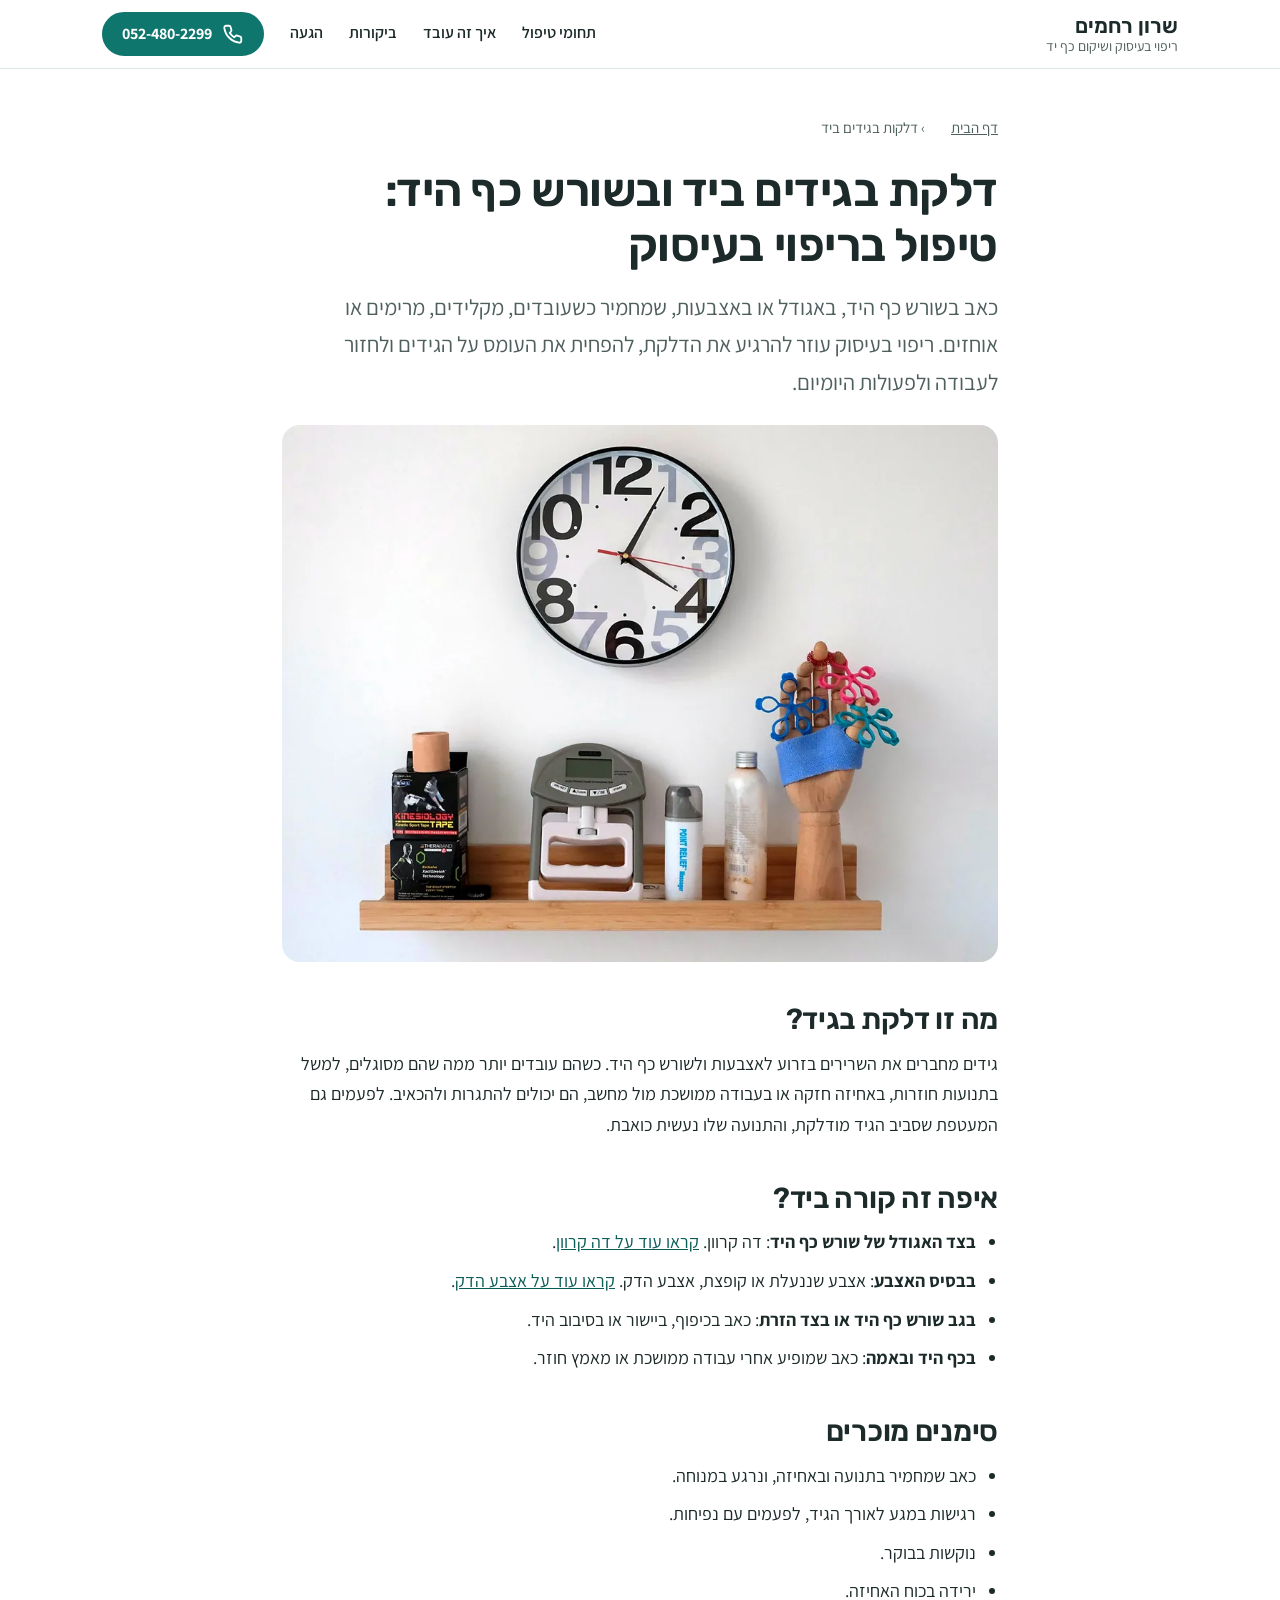
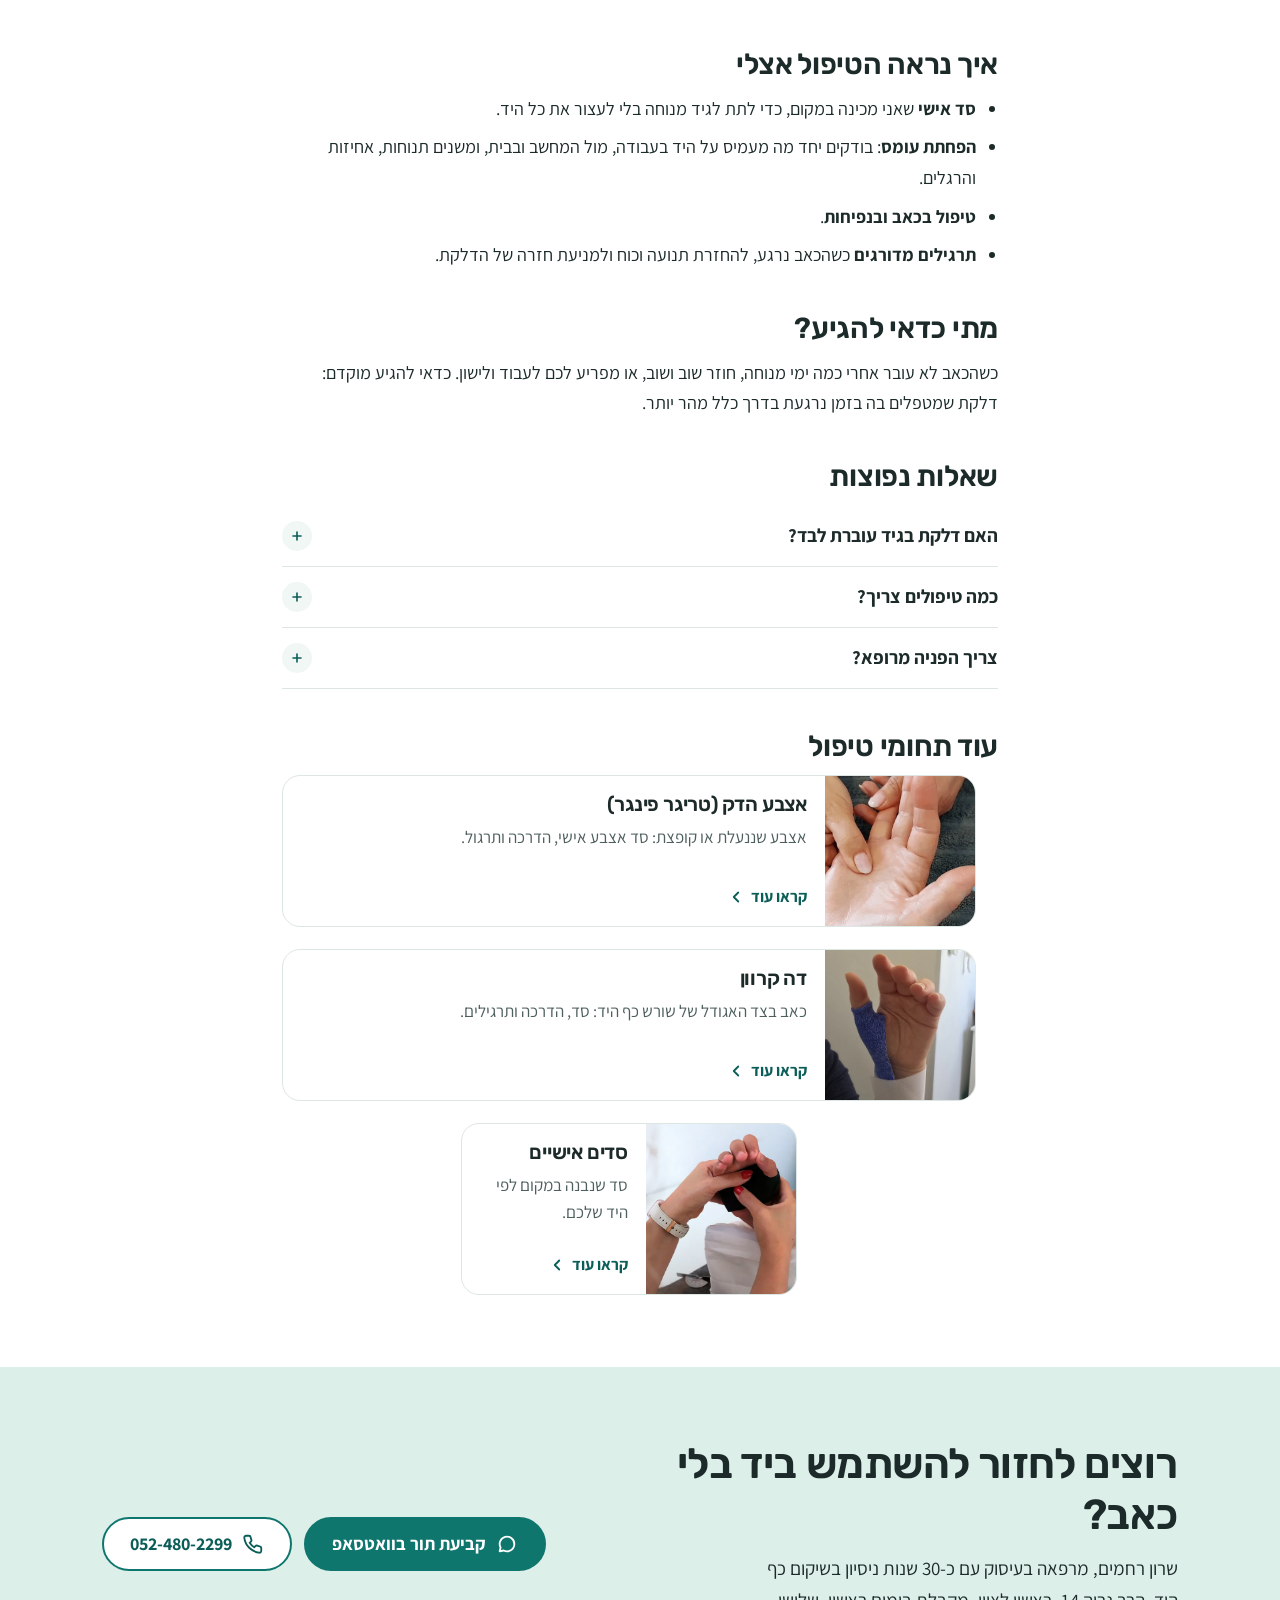
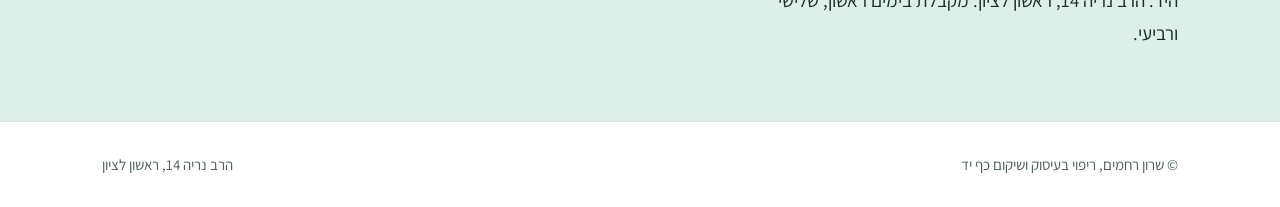
<file: tendinitis/index.html>
<!doctype html>
<html lang="he" dir="rtl">
<head>
<meta charset="utf-8">
<meta name="viewport" content="width=device-width, initial-scale=1, viewport-fit=cover">
<title>דלקת בגידים ביד ובשורש כף היד: טיפול בריפוי בעיסוק בראשון לציון | שרון רחמים</title>
<meta name="description" content="כאב בשורש כף היד או באצבעות שמחמיר בעבודה, במחשב או בבית? טיפול בדלקות גידים ביד בריפוי בעיסוק בראשון לציון: סד אישי, הפחתת עומס ותרגילים.">
<meta name="robots" content="index, follow">
<link rel="canonical" href="https://sharon-rahamim.pages.dev/tendinitis/">
<meta property="og:url" content="https://sharon-rahamim.pages.dev/tendinitis/">
<meta property="og:type" content="article">
<meta property="og:locale" content="he_IL">
<meta property="og:title" content="דלקת בגידים ביד ובשורש כף היד: טיפול בריפוי בעיסוק בראשון לציון | שרון רחמים">
<meta property="og:description" content="כאב בשורש כף היד או באצבעות שמחמיר בעבודה, במחשב או בבית? טיפול בדלקות גידים ביד בריפוי בעיסוק בראשון לציון: סד אישי, הפחתת עומס ותרגילים.">
<meta property="og:image" content="https://sharon-rahamim.pages.dev/img/clinic-shelf-1000.jpg">
<meta property="og:site_name" content="שרון רחמים - ריפוי בעיסוק">
<meta name="twitter:card" content="summary_large_image">
<link rel="icon" href="/favicon.svg" type="image/svg+xml">
<link rel="apple-touch-icon" href="/apple-touch-icon.png">
<meta name="theme-color" content="#0f766e">
<link rel="preconnect" href="https://fonts.googleapis.com">
<link rel="preconnect" href="https://fonts.gstatic.com" crossorigin>
<link rel="stylesheet" href="https://fonts.googleapis.com/css2?family=Assistant:wght@400;600;700&family=Rubik:wght@500;600&display=swap">
<link rel="stylesheet" href="/style.css?v=4">
<script type="application/ld+json">{"@context": "https://schema.org", "@type": "MedicalWebPage", "url": "https://sharon-rahamim.pages.dev/tendinitis/", "name": "דלקת בגידים ביד ובשורש כף היד: טיפול בריפוי בעיסוק", "description": "כאב בשורש כף היד או באצבעות שמחמיר בעבודה, במחשב או בבית? טיפול בדלקות גידים ביד בריפוי בעיסוק בראשון לציון: סד אישי, הפחתת עומס ותרגילים.", "inLanguage": "he", "image": "https://sharon-rahamim.pages.dev/img/clinic-shelf-1000.jpg", "about": {"@type": "MedicalCondition", "name": "דלקת גידים ביד", "alternateName": ["טנדיניטיס", "Tendinitis", "דלקת גידים בשורש כף היד", "דלקת בגיד", "טנוסינוביטיס"]}, "author": {"@type": "Person", "name": "שרון רחמים", "jobTitle": "מרפאה בעיסוק"}, "publisher": {"@id": "https://sharon-rahamim.pages.dev/#clinic"}}</script>
<script type="application/ld+json">{"@context": "https://schema.org", "@type": "BreadcrumbList", "itemListElement": [{"@type": "ListItem", "position": 1, "name": "דף הבית", "item": "https://sharon-rahamim.pages.dev/"}, {"@type": "ListItem", "position": 2, "name": "דלקות בגידים ביד", "item": "https://sharon-rahamim.pages.dev/tendinitis/"}]}</script>
<script type="application/ld+json">{"@context": "https://schema.org", "@type": "FAQPage", "mainEntity": [{"@type": "Question", "name": "האם דלקת בגיד עוברת לבד?", "acceptedAnswer": {"@type": "Answer", "text": "לפעמים כן, אבל כשממשיכים באותו עומס היא נוטה לחזור. טיפול מוקדם עוזר להרגיע אותה ולמנוע ממנה להפוך לממושכת."}}, {"@type": "Question", "name": "כמה טיפולים צריך?", "acceptedAnswer": {"@type": "Answer", "text": "זה משתנה מאדם לאדם. בהתחלה נפגשים בתדירות גבוהה יותר, ואחר כך ממשיכים בתרגול בבית ובמעקב."}}, {"@type": "Question", "name": "צריך הפניה מרופא?", "acceptedAnswer": {"@type": "Answer", "text": "לא חובה כדי לקבוע תור. בכל מקרה חשוב שתהיה הערכה רפואית."}}]}</script>
</head>
<body>
<a class="skip" href="#main">דילוג לתוכן</a>
<svg width="0" height="0" style="position:absolute" aria-hidden="true">
<symbol id="i-chat" viewBox="0 0 24 24" fill="none" stroke="currentColor" stroke-width="2" stroke-linecap="round" stroke-linejoin="round"><path d="M20 12a8 8 0 0 1-11.6 7.1L4 20l1-4.2A8 8 0 1 1 20 12Z"/></symbol>
<symbol id="i-phone" viewBox="0 0 24 24" fill="none" stroke="currentColor" stroke-width="2" stroke-linecap="round" stroke-linejoin="round"><path d="M21 16.5v3a2 2 0 0 1-2.2 2A19 19 0 0 1 2.5 5.2 2 2 0 0 1 4.5 3h3a2 2 0 0 1 2 1.7c.1.9.4 1.8.7 2.6a2 2 0 0 1-.5 2.1L8.4 10.7a16 16 0 0 0 4.9 4.9l1.3-1.3a2 2 0 0 1 2.1-.5c.8.3 1.7.6 2.6.7a2 2 0 0 1 1.7 2Z"/></symbol>
<symbol id="i-check" viewBox="0 0 24 24" fill="none" stroke="currentColor" stroke-width="2.4" stroke-linecap="round" stroke-linejoin="round"><circle cx="12" cy="12" r="10" stroke-width="2"/><path d="m7.5 12.5 3 3 6-6"/></symbol>
<symbol id="i-left" viewBox="0 0 24 24" fill="none" stroke="currentColor" stroke-width="2.4" stroke-linecap="round" stroke-linejoin="round"><path d="M15 6l-6 6 6 6"/></symbol>
</svg>
<header><div class="wrap">
<a class="brand" href="/"><b>שרון רחמים</b><small>ריפוי בעיסוק ושיקום כף יד</small></a>
<nav aria-label="ניווט ראשי">
<a class="lnk" href="/#conditions">תחומי טיפול</a><a class="lnk" href="/#process">איך זה עובד</a><a class="lnk" href="/#reviews">ביקורות</a><a class="lnk" href="/#contact">הגעה</a>
<a class="btn sm" href="tel:0524802299"><svg aria-hidden="true"><use href="#i-phone"/></svg>052-480-2299</a>
</nav></div></header>
<main id="main">
<article class="article">
<nav class="crumbs" aria-label="פירורי לחם"><a href="/">דף הבית</a> › דלקות בגידים ביד</nav>
<h1>דלקת בגידים ביד ובשורש כף היד: טיפול בריפוי בעיסוק</h1>
<p class="lead">כאב בשורש כף היד, באגודל או באצבעות, שמחמיר כשעובדים, מקלידים, מרימים או אוחזים. ריפוי בעיסוק עוזר להרגיע את הדלקת, להפחית את העומס על הגידים ולחזור לעבודה ולפעולות היומיום.</p>
<figure class="photo"><picture><source type="image/webp" srcset="/img/clinic-shelf-600.webp 600w, /img/clinic-shelf-1000.webp 1000w" sizes="(max-width:800px) 100vw, 716px"><img src="/img/clinic-shelf-1000.jpg" width="1000" height="750" alt="מדף בקליניקה עם אביזרי טיפול ותרגול לכף היד" fetchpriority="high"></picture></figure>
<h2>מה זו דלקת בגיד?</h2>
<p>גידים מחברים את השרירים בזרוע לאצבעות ולשורש כף היד. כשהם עובדים יותר ממה שהם מסוגלים, למשל בתנועות חוזרות, באחיזה חזקה או בעבודה ממושכת מול מחשב, הם יכולים להתגרות ולהכאיב. לפעמים גם המעטפת שסביב הגיד מודלקת, והתנועה שלו נעשית כואבת.</p>
<h2>איפה זה קורה ביד?</h2>
<ul><li><strong>בצד האגודל של שורש כף היד</strong>: דה קרוון. <a href="/de-quervain/">קראו עוד על דה קרוון</a>.</li><li><strong>בבסיס האצבע</strong>: אצבע שננעלת או קופצת, אצבע הדק. <a href="/trigger-finger/">קראו עוד על אצבע הדק</a>.</li><li><strong>בגב שורש כף היד או בצד הזרת</strong>: כאב בכיפוף, ביישור או בסיבוב היד.</li><li><strong>בכף היד ובאמה</strong>: כאב שמופיע אחרי עבודה ממושכת או מאמץ חוזר.</li></ul>
<h2>סימנים מוכרים</h2>
<ul><li>כאב שמחמיר בתנועה ובאחיזה, ונרגע במנוחה.</li><li>רגישות במגע לאורך הגיד, לפעמים עם נפיחות.</li><li>נוקשות בבוקר.</li><li>ירידה בכוח האחיזה.</li></ul>
<h2>איך נראה הטיפול אצלי</h2>
<ul><li><strong>סד אישי</strong> שאני מכינה במקום, כדי לתת לגיד מנוחה בלי לעצור את כל היד.</li><li><strong>הפחתת עומס</strong>: בודקים יחד מה מעמיס על היד בעבודה, מול המחשב ובבית, ומשנים תנוחות, אחיזות והרגלים.</li><li><strong>טיפול בכאב ובנפיחות</strong>.</li><li><strong>תרגילים מדורגים</strong> כשהכאב נרגע, להחזרת תנועה וכוח ולמניעת חזרה של הדלקת.</li></ul>
<h2>מתי כדאי להגיע?</h2>
<p>כשהכאב לא עובר אחרי כמה ימי מנוחה, חוזר שוב ושוב, או מפריע לכם לעבוד ולישון. כדאי להגיע מוקדם: דלקת שמטפלים בה בזמן נרגעת בדרך כלל מהר יותר.</p>

<h2>שאלות נפוצות</h2>
<div class="faq"><details><summary>האם דלקת בגיד עוברת לבד?</summary><p>לפעמים כן, אבל כשממשיכים באותו עומס היא נוטה לחזור. טיפול מוקדם עוזר להרגיע אותה ולמנוע ממנה להפוך לממושכת.</p></details>
<details><summary>כמה טיפולים צריך?</summary><p>זה משתנה מאדם לאדם. בהתחלה נפגשים בתדירות גבוהה יותר, ואחר כך ממשיכים בתרגול בבית ובמעקב.</p></details>
<details><summary>צריך הפניה מרופא?</summary><p>לא חובה כדי לקבוע תור. בכל מקרה חשוב שתהיה הערכה רפואית.</p></details>
</div>
<h2>עוד תחומי טיפול</h2>
<ul class="cards"><li class="card"><picture><source type="image/webp" srcset="/img/trigger-finger-sq-478.webp"><img src="/img/trigger-finger-sq-478.jpg" width="478" height="478" loading="lazy" alt="שרון בודקת את בסיס האצבע בכף היד של מטופלת"></picture><div class="body"><h3><a href="/trigger-finger/">אצבע הדק (טריגר פינגר)</a></h3><p>אצבע שננעלת או קופצת: סד אצבע אישי, הדרכה ותרגול.</p><span class="more" aria-hidden="true">קראו עוד<svg><use href="#i-left"/></svg></span></div></li><li class="card"><picture><source type="image/webp" srcset="/img/de-quervain-splint-760.webp"><img src="/img/de-quervain-splint-1200.jpg" width="1200" height="1200" loading="lazy" alt="סד אישי לאגודל ולשורש כף היד"></picture><div class="body"><h3><a href="/de-quervain/">דה קרוון</a></h3><p>כאב בצד האגודל של שורש כף היד: סד, הדרכה ותרגילים.</p><span class="more" aria-hidden="true">קראו עוד<svg><use href="#i-left"/></svg></span></div></li><li class="card"><picture><source type="image/webp" srcset="/img/splint-fitting-760.webp"><img src="/img/splint-fitting-1400.jpg" width="1400" height="933" loading="lazy" alt="התאמת סד לכף היד של מטופל"></picture><div class="body"><h3><a href="/custom-splints/">סדים אישיים</a></h3><p>סד שנבנה במקום לפי היד שלכם.</p><span class="more" aria-hidden="true">קראו עוד<svg><use href="#i-left"/></svg></span></div></li></ul>
</article>
<div class="cta-band"><div class="wrap">
<div><h2>רוצים לחזור להשתמש ביד בלי כאב?</h2><p>שרון רחמים, מרפאה בעיסוק עם כ-30 שנות ניסיון בשיקום כף היד. הרב נריה 14, ראשון לציון. מקבלת בימים ראשון, שלישי ורביעי.</p></div>
<div class="ctas"><a class="btn" href="https://api.whatsapp.com/send?phone=972524802299&amp;text=%D7%94%D7%99%D7%99%20%D7%A9%D7%A8%D7%95%D7%9F%2C%20%D7%90%D7%A9%D7%9E%D7%97%20%D7%9C%D7%A7%D7%91%D7%95%D7%A2%20%D7%AA%D7%95%D7%A8"><svg aria-hidden="true"><use href="#i-chat"/></svg>קביעת תור בוואטסאפ</a><a class="btn ghost" href="tel:0524802299"><svg aria-hidden="true"><use href="#i-phone"/></svg>052-480-2299</a></div>
</div></div>
</main>
<footer class="site-foot"><div class="wrap"><span>© שרון רחמים, ריפוי בעיסוק ושיקום כף יד</span><span>הרב נריה 14, ראשון לציון</span></div></footer>
<div class="mbar"><a class="btn" href="https://api.whatsapp.com/send?phone=972524802299&amp;text=%D7%94%D7%99%D7%99%20%D7%A9%D7%A8%D7%95%D7%9F%2C%20%D7%90%D7%A9%D7%9E%D7%97%20%D7%9C%D7%A7%D7%91%D7%95%D7%A2%20%D7%AA%D7%95%D7%A8"><svg aria-hidden="true"><use href="#i-chat"/></svg>וואטסאפ</a><a class="btn ghost" href="tel:0524802299"><svg aria-hidden="true"><use href="#i-phone"/></svg>התקשרו</a></div>
</body>
</html>
</file>
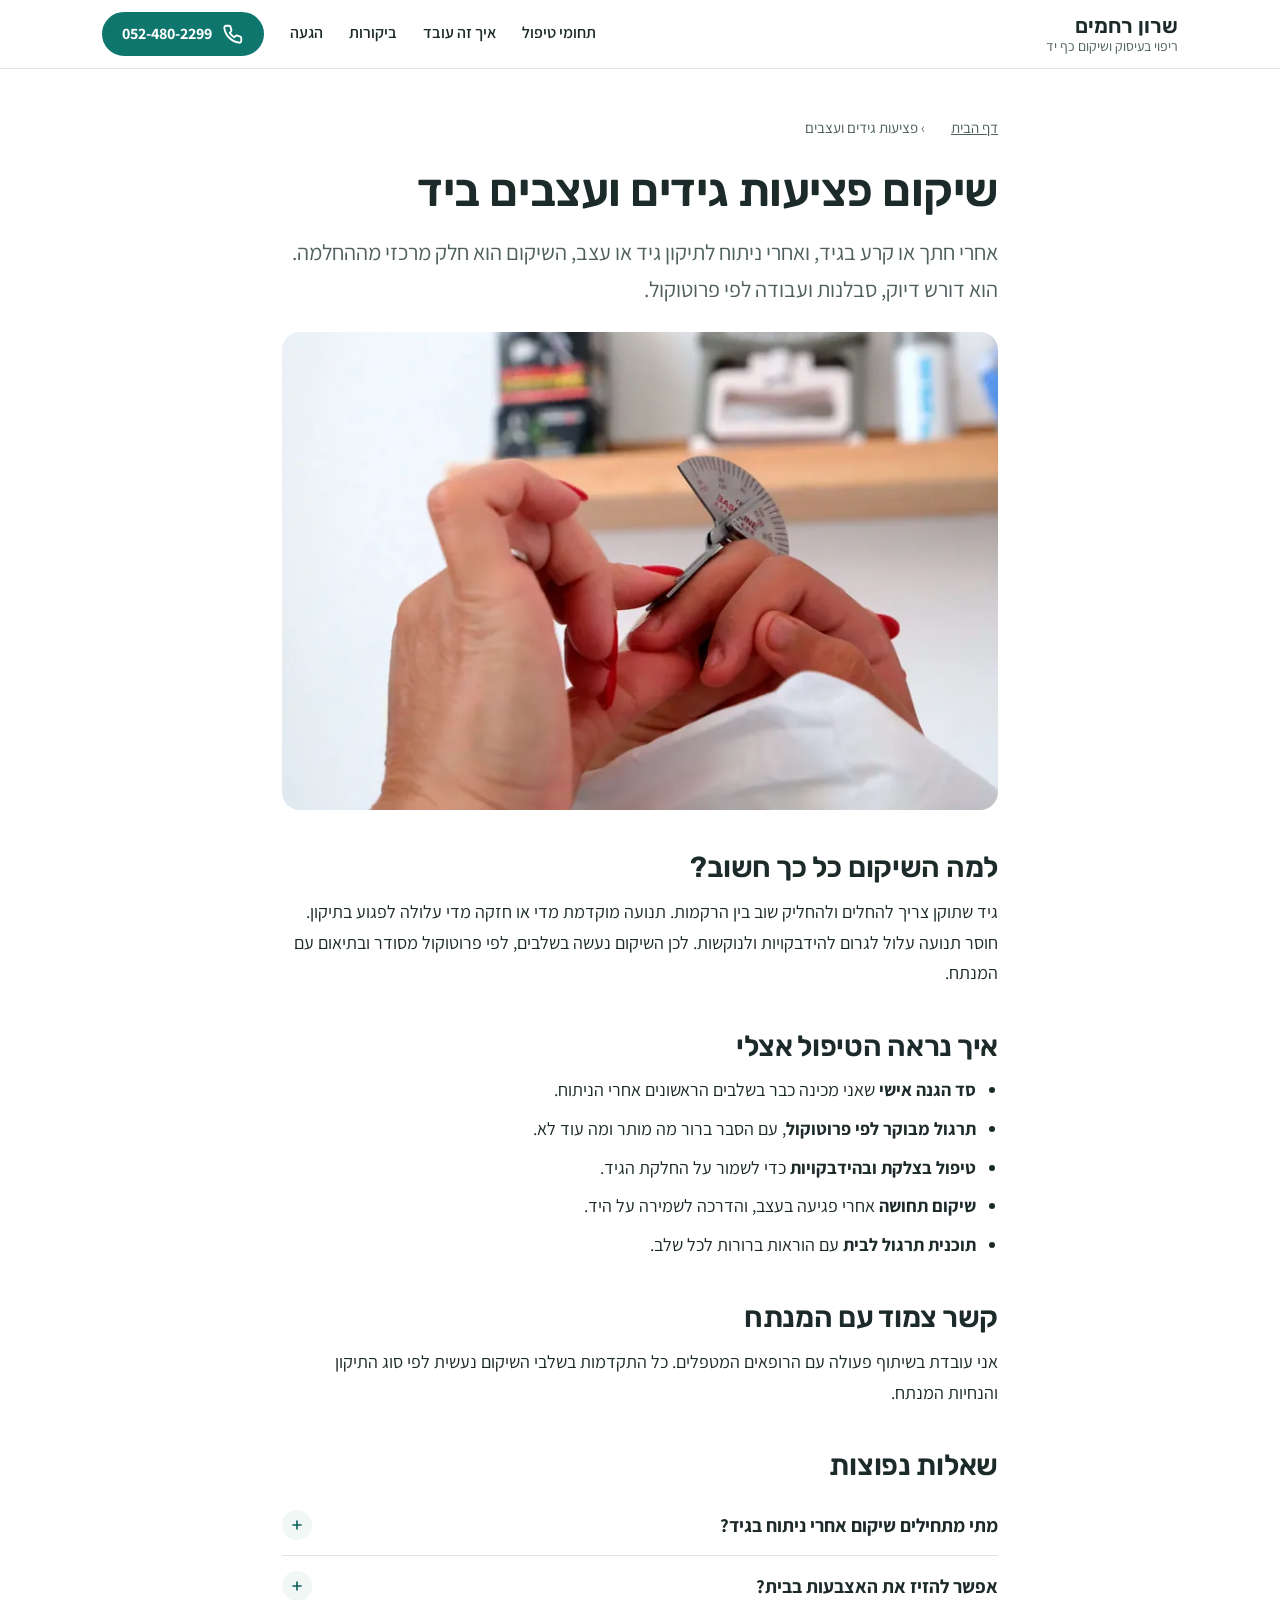
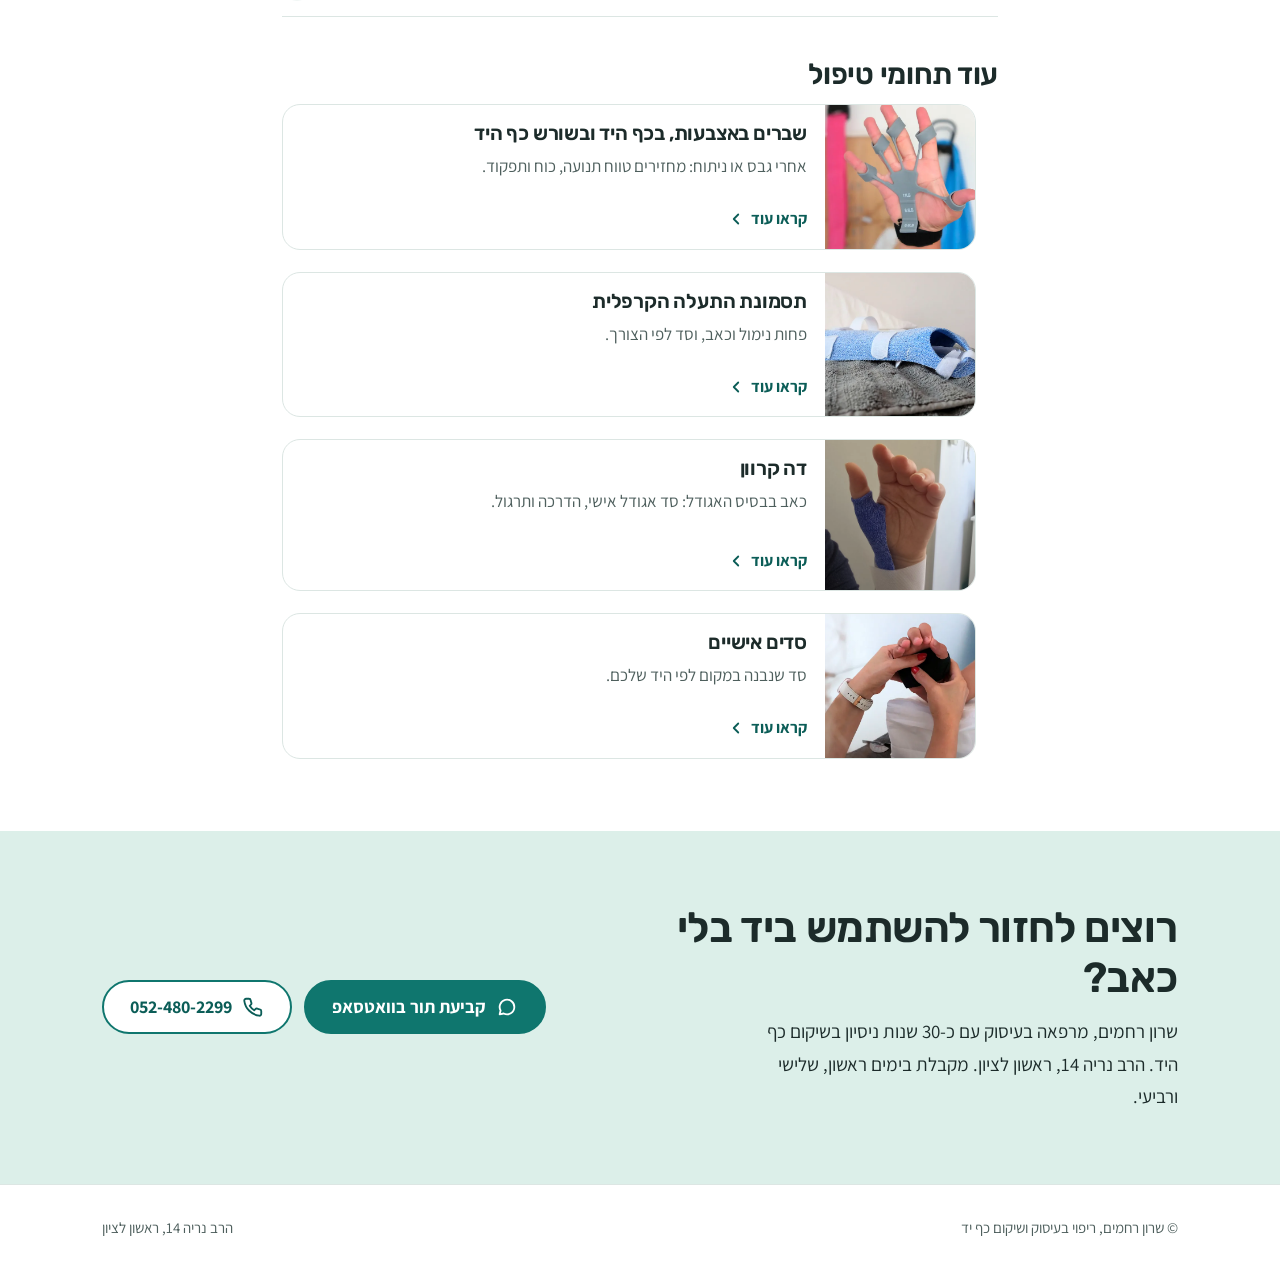
<file: tendon-injury/index.html>
<!doctype html>
<html lang="he" dir="rtl">
<head>
<meta charset="utf-8">
<meta name="viewport" content="width=device-width, initial-scale=1, viewport-fit=cover">
<title>שיקום פציעות גידים ועצבים ביד בראשון לציון | שרון רחמים</title>
<meta name="description" content="שיקום אחרי חתך או קרע בגיד, תיקון גיד בניתוח ופגיעה בעצב ביד: סד אישי, תרגול לפי פרוטוקול ותיאום צמוד עם המנתח. ריפוי בעיסוק בראשון לציון.">
<meta name="robots" content="index, follow">
<link rel="canonical" href="https://sharon-rahamim.pages.dev/tendon-injury/">
<meta property="og:url" content="https://sharon-rahamim.pages.dev/tendon-injury/">
<meta property="og:type" content="article">
<meta property="og:locale" content="he_IL">
<meta property="og:title" content="שיקום פציעות גידים ועצבים ביד בראשון לציון | שרון רחמים">
<meta property="og:description" content="שיקום אחרי חתך או קרע בגיד, תיקון גיד בניתוח ופגיעה בעצב ביד: סד אישי, תרגול לפי פרוטוקול ותיאום צמוד עם המנתח. ריפוי בעיסוק בראשון לציון.">
<meta property="og:image" content="https://sharon-rahamim.pages.dev/img/goniometer-1400.jpg">
<meta property="og:site_name" content="שרון רחמים - ריפוי בעיסוק">
<meta name="twitter:card" content="summary_large_image">
<link rel="icon" href="/favicon.svg" type="image/svg+xml">
<link rel="apple-touch-icon" href="/apple-touch-icon.png">
<meta name="theme-color" content="#0f766e">
<link rel="preconnect" href="https://fonts.googleapis.com">
<link rel="preconnect" href="https://fonts.gstatic.com" crossorigin>
<link rel="stylesheet" href="https://fonts.googleapis.com/css2?family=Assistant:wght@400;600;700&family=Rubik:wght@500;600&display=swap">
<link rel="stylesheet" href="/style.css?v=4">
<script type="application/ld+json">{"@context": "https://schema.org", "@type": "MedicalWebPage", "url": "https://sharon-rahamim.pages.dev/tendon-injury/", "name": "שיקום פציעות גידים ועצבים ביד", "description": "שיקום אחרי חתך או קרע בגיד, תיקון גיד בניתוח ופגיעה בעצב ביד: סד אישי, תרגול לפי פרוטוקול ותיאום צמוד עם המנתח. ריפוי בעיסוק בראשון לציון.", "inLanguage": "he", "image": "https://sharon-rahamim.pages.dev/img/goniometer-1400.jpg", "about": {"@type": "MedicalCondition", "name": "פציעות גידים ועצבים"}, "author": {"@type": "Person", "name": "שרון רחמים", "jobTitle": "מרפאה בעיסוק"}, "publisher": {"@id": "https://sharon-rahamim.pages.dev/#clinic"}}</script>
<script type="application/ld+json">{"@context": "https://schema.org", "@type": "BreadcrumbList", "itemListElement": [{"@type": "ListItem", "position": 1, "name": "דף הבית", "item": "https://sharon-rahamim.pages.dev/"}, {"@type": "ListItem", "position": 2, "name": "פציעות גידים ועצבים", "item": "https://sharon-rahamim.pages.dev/tendon-injury/"}]}</script>
<script type="application/ld+json">{"@context": "https://schema.org", "@type": "FAQPage", "mainEntity": [{"@type": "Question", "name": "מתי מתחילים שיקום אחרי ניתוח בגיד?", "acceptedAnswer": {"@type": "Answer", "text": "בדרך כלל זמן קצר אחרי הניתוח, לפי הנחיית המנתח. חשוב ליצור קשר מוקדם כדי להכין סד ולהתחיל בזמן."}}, {"@type": "Question", "name": "אפשר להזיז את האצבעות בבית?", "acceptedAnswer": {"@type": "Answer", "text": "רק לפי מה שהוסבר בטיפול. כל מטופל מקבל הוראות ברורות לתרגילים המותרים בשלב שלו."}}]}</script>
</head>
<body>
<a class="skip" href="#main">דילוג לתוכן</a>
<svg width="0" height="0" style="position:absolute" aria-hidden="true">
<symbol id="i-chat" viewBox="0 0 24 24" fill="none" stroke="currentColor" stroke-width="2" stroke-linecap="round" stroke-linejoin="round"><path d="M20 12a8 8 0 0 1-11.6 7.1L4 20l1-4.2A8 8 0 1 1 20 12Z"/></symbol>
<symbol id="i-phone" viewBox="0 0 24 24" fill="none" stroke="currentColor" stroke-width="2" stroke-linecap="round" stroke-linejoin="round"><path d="M21 16.5v3a2 2 0 0 1-2.2 2A19 19 0 0 1 2.5 5.2 2 2 0 0 1 4.5 3h3a2 2 0 0 1 2 1.7c.1.9.4 1.8.7 2.6a2 2 0 0 1-.5 2.1L8.4 10.7a16 16 0 0 0 4.9 4.9l1.3-1.3a2 2 0 0 1 2.1-.5c.8.3 1.7.6 2.6.7a2 2 0 0 1 1.7 2Z"/></symbol>
<symbol id="i-check" viewBox="0 0 24 24" fill="none" stroke="currentColor" stroke-width="2.4" stroke-linecap="round" stroke-linejoin="round"><circle cx="12" cy="12" r="10" stroke-width="2"/><path d="m7.5 12.5 3 3 6-6"/></symbol>
<symbol id="i-left" viewBox="0 0 24 24" fill="none" stroke="currentColor" stroke-width="2.4" stroke-linecap="round" stroke-linejoin="round"><path d="M15 6l-6 6 6 6"/></symbol>
</svg>
<header><div class="wrap">
<a class="brand" href="/"><b>שרון רחמים</b><small>ריפוי בעיסוק ושיקום כף יד</small></a>
<nav aria-label="ניווט ראשי">
<a class="lnk" href="/#conditions">תחומי טיפול</a><a class="lnk" href="/#process">איך זה עובד</a><a class="lnk" href="/#reviews">ביקורות</a><a class="lnk" href="/#contact">הגעה</a>
<a class="btn sm" href="tel:0524802299"><svg aria-hidden="true"><use href="#i-phone"/></svg>052-480-2299</a>
</nav></div></header>
<main id="main">
<article class="article">
<nav class="crumbs" aria-label="פירורי לחם"><a href="/">דף הבית</a> › פציעות גידים ועצבים</nav>
<h1>שיקום פציעות גידים ועצבים ביד</h1>
<p class="lead">אחרי חתך או קרע בגיד, ואחרי ניתוח לתיקון גיד או עצב, השיקום הוא חלק מרכזי מההחלמה. הוא דורש דיוק, סבלנות ועבודה לפי פרוטוקול.</p>
<figure class="photo"><picture><source type="image/webp" srcset="/img/goniometer-760.webp 760w, /img/goniometer-1400.webp 1400w" sizes="(max-width:800px) 100vw, 716px"><img src="/img/goniometer-1400.jpg" width="1400" height="933" alt="מדידת טווח תנועה באצבע עם גוניומטר" fetchpriority="high"></picture></figure>
<h2>למה השיקום כל כך חשוב?</h2>
<p>גיד שתוקן צריך להחלים ולהחליק שוב בין הרקמות. תנועה מוקדמת מדי או חזקה מדי עלולה לפגוע בתיקון. חוסר תנועה עלול לגרום להידבקויות ולנוקשות. לכן השיקום נעשה בשלבים, לפי פרוטוקול מסודר ובתיאום עם המנתח.</p>
<h2>איך נראה הטיפול אצלי</h2>
<ul><li><strong>סד הגנה אישי</strong> שאני מכינה כבר בשלבים הראשונים אחרי הניתוח.</li><li><strong>תרגול מבוקר לפי פרוטוקול</strong>, עם הסבר ברור מה מותר ומה עוד לא.</li><li><strong>טיפול בצלקת ובהידבקויות</strong> כדי לשמור על החלקת הגיד.</li><li><strong>שיקום תחושה</strong> אחרי פגיעה בעצב, והדרכה לשמירה על היד.</li><li><strong>תוכנית תרגול לבית</strong> עם הוראות ברורות לכל שלב.</li></ul>
<h2>קשר צמוד עם המנתח</h2>
<p>אני עובדת בשיתוף פעולה עם הרופאים המטפלים. כל התקדמות בשלבי השיקום נעשית לפי סוג התיקון והנחיות המנתח.</p>

<h2>שאלות נפוצות</h2>
<div class="faq"><details><summary>מתי מתחילים שיקום אחרי ניתוח בגיד?</summary><p>בדרך כלל זמן קצר אחרי הניתוח, לפי הנחיית המנתח. חשוב ליצור קשר מוקדם כדי להכין סד ולהתחיל בזמן.</p></details>
<details><summary>אפשר להזיז את האצבעות בבית?</summary><p>רק לפי מה שהוסבר בטיפול. כל מטופל מקבל הוראות ברורות לתרגילים המותרים בשלב שלו.</p></details>
</div>
<h2>עוד תחומי טיפול</h2>
<ul class="cards"><li class="card"><picture><source type="image/webp" srcset="/img/finger-trainer-760.webp"><img src="/img/finger-trainer-1400.jpg" width="1400" height="933" loading="lazy" alt="יד מתרגלת עם מאמן אצבעות מגומי"></picture><div class="body"><h3><a href="/hand-wrist-fracture/">שברים באצבעות, בכף היד ובשורש כף היד</a></h3><p>אחרי גבס או ניתוח: מחזירים טווח תנועה, כוח ותפקוד.</p><span class="more" aria-hidden="true">קראו עוד<svg><use href="#i-left"/></svg></span></div></li><li class="card"><picture><source type="image/webp" srcset="/img/custom-splint-760.webp"><img src="/img/custom-splint-1400.jpg" width="1400" height="933" loading="lazy" alt="סד אישי לשורש כף היד"></picture><div class="body"><h3><a href="/carpal-tunnel/">תסמונת התעלה הקרפלית</a></h3><p>פחות נימול וכאב, וסד לפי הצורך.</p><span class="more" aria-hidden="true">קראו עוד<svg><use href="#i-left"/></svg></span></div></li><li class="card"><picture><source type="image/webp" srcset="/img/de-quervain-splint-760.webp"><img src="/img/de-quervain-splint-1200.jpg" width="1200" height="1200" loading="lazy" alt="סד אגודל אישי"></picture><div class="body"><h3><a href="/de-quervain/">דה קרוון</a></h3><p>כאב בבסיס האגודל: סד אגודל אישי, הדרכה ותרגול.</p><span class="more" aria-hidden="true">קראו עוד<svg><use href="#i-left"/></svg></span></div></li><li class="card"><picture><source type="image/webp" srcset="/img/splint-fitting-760.webp"><img src="/img/splint-fitting-1400.jpg" width="1400" height="933" loading="lazy" alt="התאמת סד לכף היד של מטופל"></picture><div class="body"><h3><a href="/custom-splints/">סדים אישיים</a></h3><p>סד שנבנה במקום לפי היד שלכם.</p><span class="more" aria-hidden="true">קראו עוד<svg><use href="#i-left"/></svg></span></div></li></ul>
</article>
<div class="cta-band"><div class="wrap">
<div><h2>רוצים לחזור להשתמש ביד בלי כאב?</h2><p>שרון רחמים, מרפאה בעיסוק עם כ-30 שנות ניסיון בשיקום כף היד. הרב נריה 14, ראשון לציון. מקבלת בימים ראשון, שלישי ורביעי.</p></div>
<div class="ctas"><a class="btn" href="https://api.whatsapp.com/send?phone=972524802299&amp;text=%D7%94%D7%99%D7%99%20%D7%A9%D7%A8%D7%95%D7%9F%2C%20%D7%90%D7%A9%D7%9E%D7%97%20%D7%9C%D7%A7%D7%91%D7%95%D7%A2%20%D7%AA%D7%95%D7%A8"><svg aria-hidden="true"><use href="#i-chat"/></svg>קביעת תור בוואטסאפ</a><a class="btn ghost" href="tel:0524802299"><svg aria-hidden="true"><use href="#i-phone"/></svg>052-480-2299</a></div>
</div></div>
</main>
<footer class="site-foot"><div class="wrap"><span>© שרון רחמים, ריפוי בעיסוק ושיקום כף יד</span><span>הרב נריה 14, ראשון לציון</span></div></footer>
<div class="mbar"><a class="btn" href="https://api.whatsapp.com/send?phone=972524802299&amp;text=%D7%94%D7%99%D7%99%20%D7%A9%D7%A8%D7%95%D7%9F%2C%20%D7%90%D7%A9%D7%9E%D7%97%20%D7%9C%D7%A7%D7%91%D7%95%D7%A2%20%D7%AA%D7%95%D7%A8"><svg aria-hidden="true"><use href="#i-chat"/></svg>וואטסאפ</a><a class="btn ghost" href="tel:0524802299"><svg aria-hidden="true"><use href="#i-phone"/></svg>התקשרו</a></div>
</body>
</html>
</file>
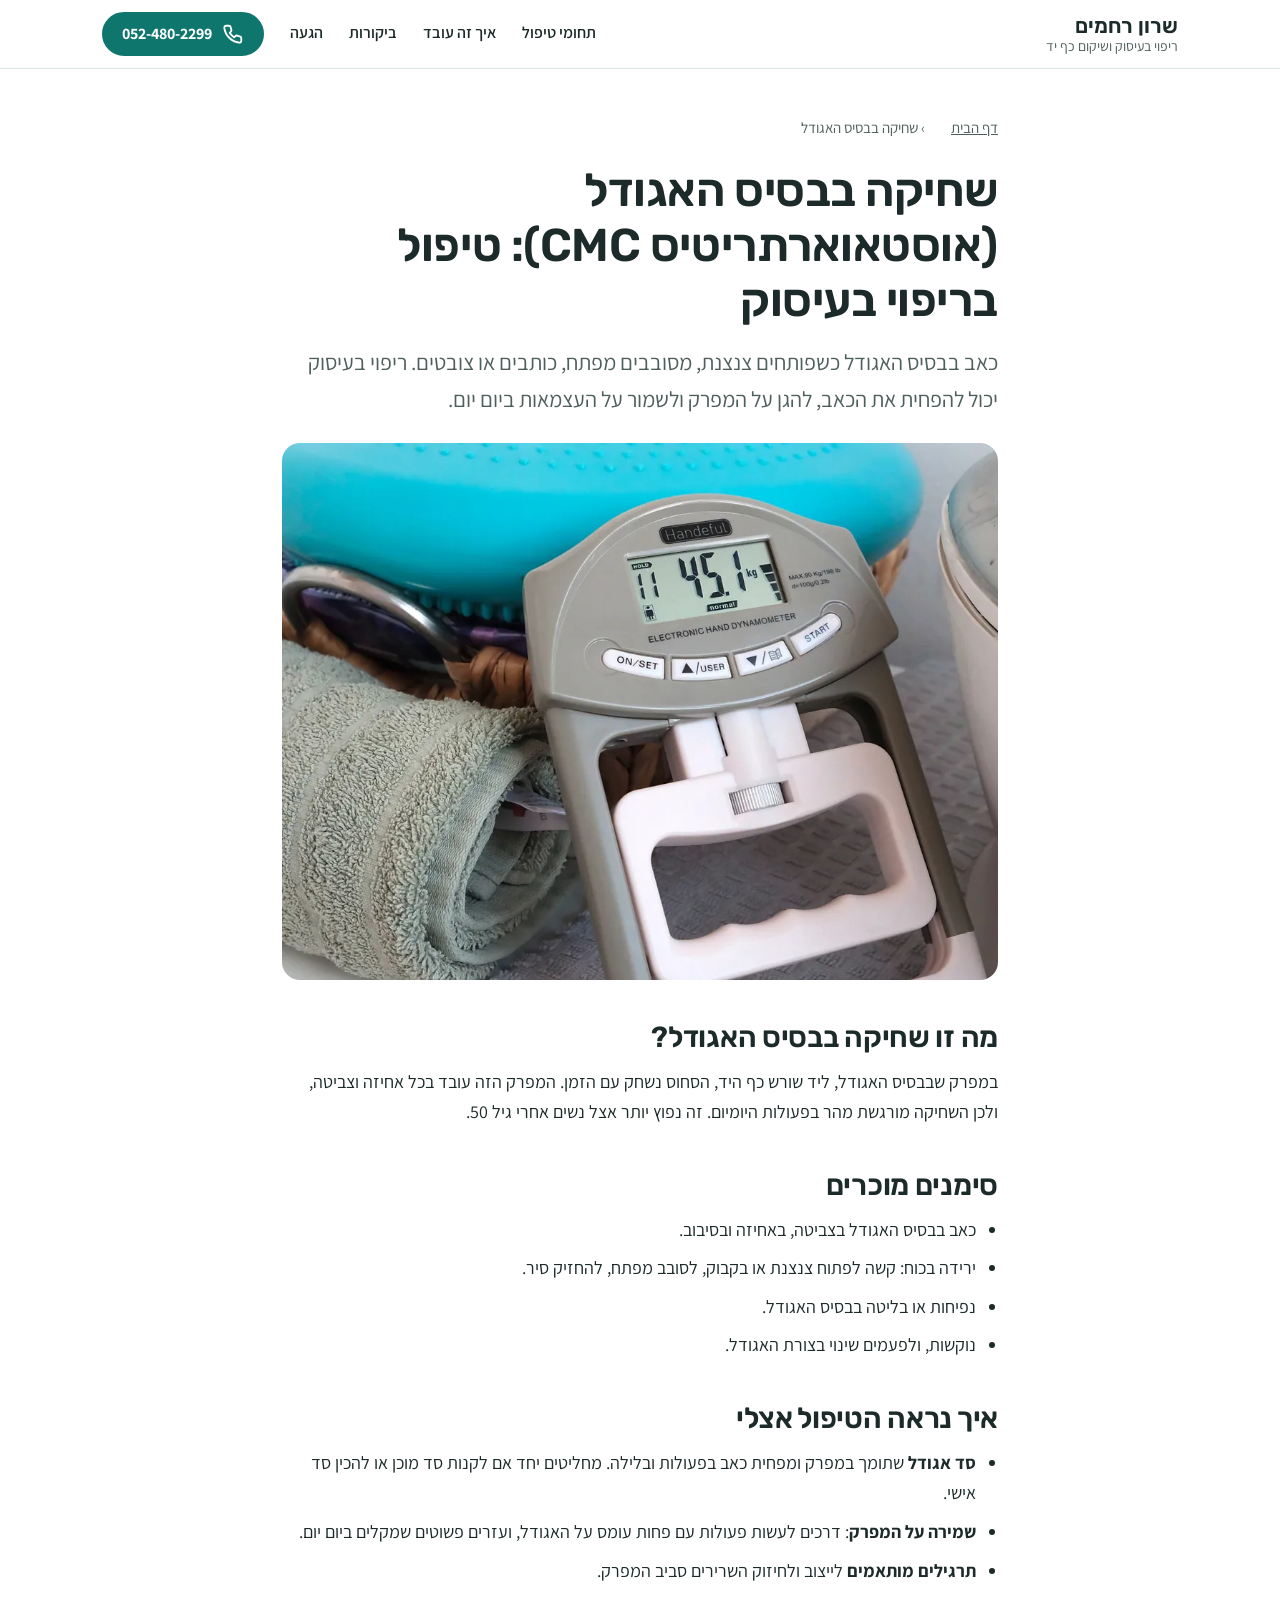
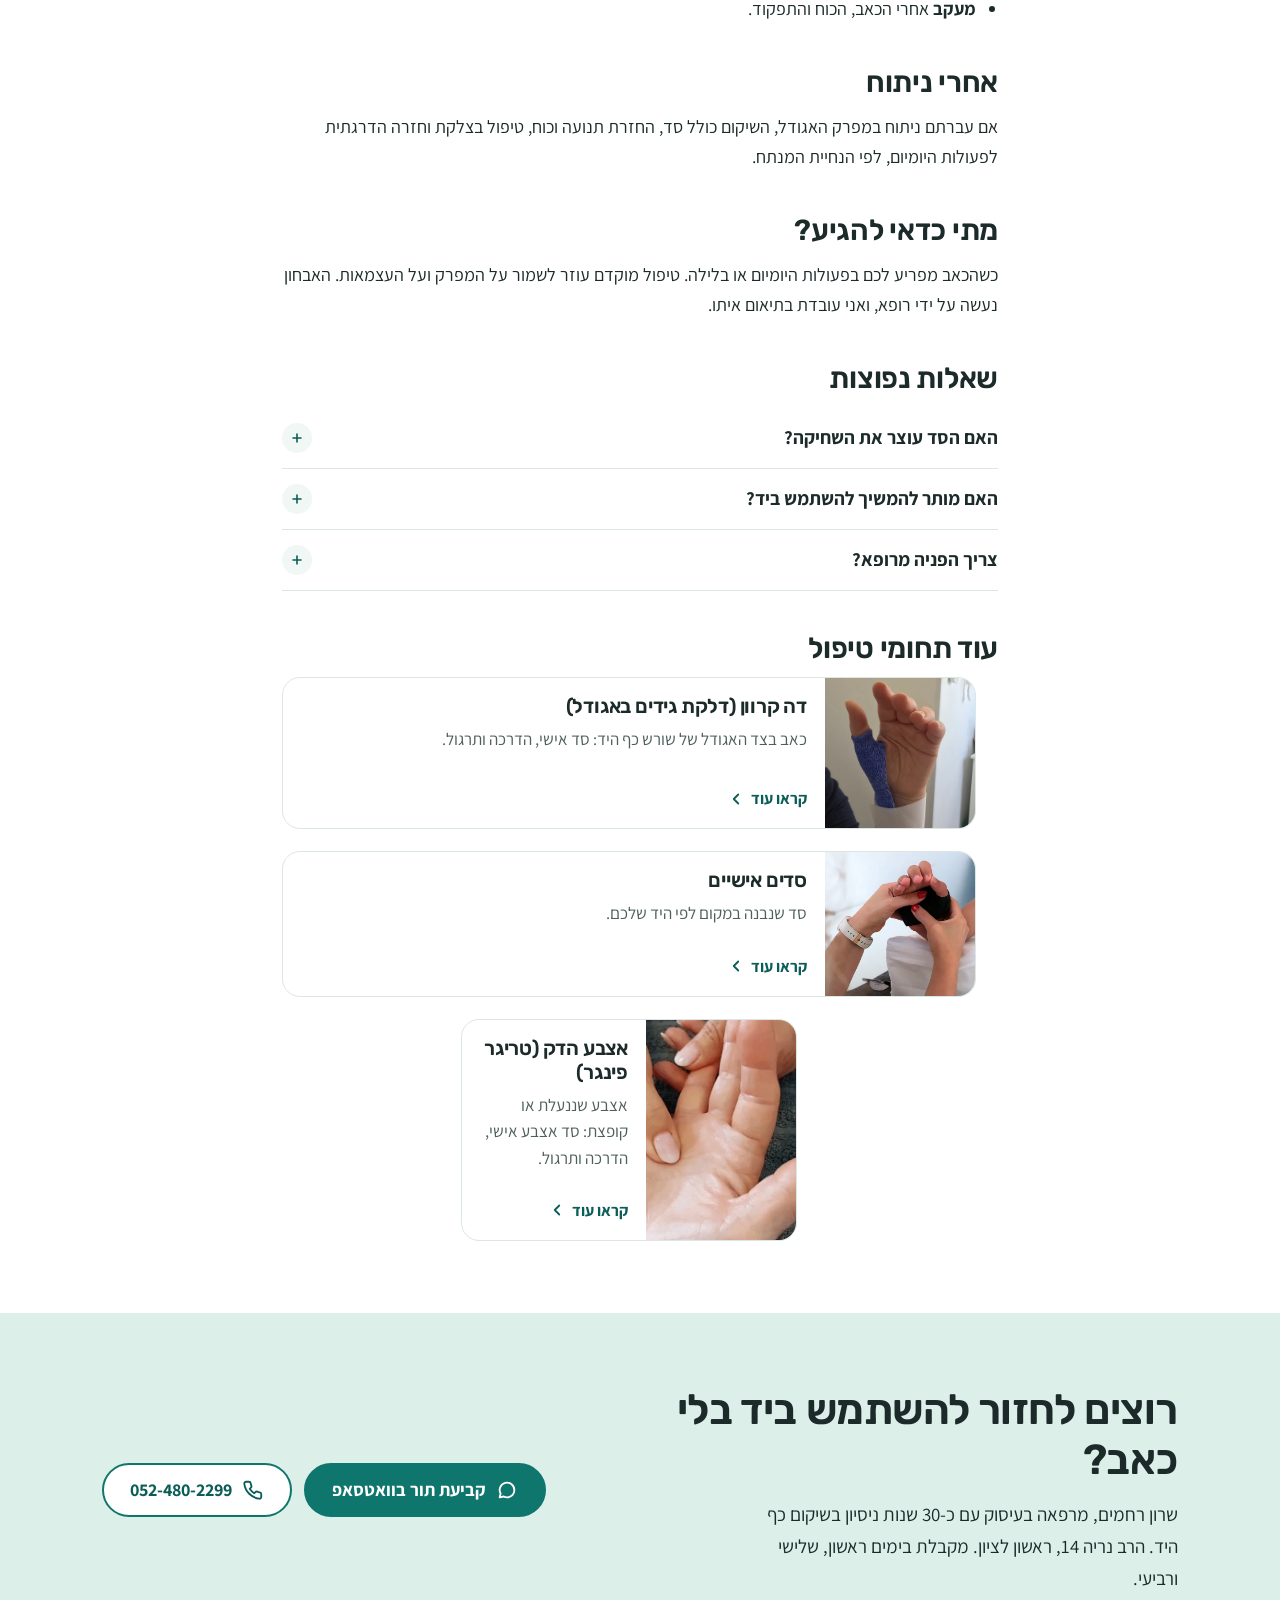
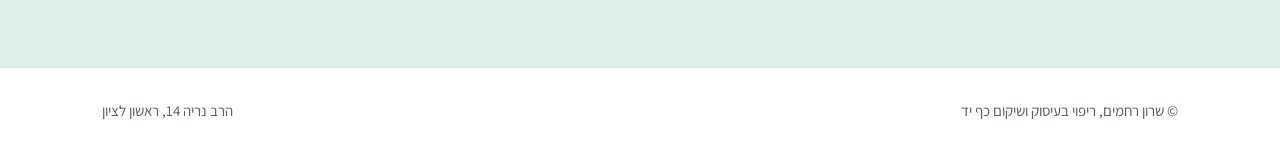
<file: thumb-arthritis/index.html>
<!doctype html>
<html lang="he" dir="rtl">
<head>
<meta charset="utf-8">
<meta name="viewport" content="width=device-width, initial-scale=1, viewport-fit=cover">
<title>שחיקה בבסיס האגודל: טיפול בריפוי בעיסוק בראשון לציון | שרון רחמים</title>
<meta name="description" content="כאב בבסיס האגודל כשפותחים צנצנת, מסובבים מפתח או כותבים? טיפול בשחיקת מפרק האגודל בריפוי בעיסוק בראשון לציון: סד, שמירה על המפרק וחיזוק.">
<meta name="robots" content="index, follow">
<link rel="canonical" href="https://sharon-rahamim.pages.dev/thumb-arthritis/">
<meta property="og:url" content="https://sharon-rahamim.pages.dev/thumb-arthritis/">
<meta property="og:type" content="article">
<meta property="og:locale" content="he_IL">
<meta property="og:title" content="שחיקה בבסיס האגודל: טיפול בריפוי בעיסוק בראשון לציון | שרון רחמים">
<meta property="og:description" content="כאב בבסיס האגודל כשפותחים צנצנת, מסובבים מפתח או כותבים? טיפול בשחיקת מפרק האגודל בריפוי בעיסוק בראשון לציון: סד, שמירה על המפרק וחיזוק.">
<meta property="og:image" content="https://sharon-rahamim.pages.dev/img/grip-dynamometer-1000.jpg">
<meta property="og:site_name" content="שרון רחמים - ריפוי בעיסוק">
<meta name="twitter:card" content="summary_large_image">
<link rel="icon" href="/favicon.svg" type="image/svg+xml">
<link rel="apple-touch-icon" href="/apple-touch-icon.png">
<meta name="theme-color" content="#0f766e">
<link rel="preconnect" href="https://fonts.googleapis.com">
<link rel="preconnect" href="https://fonts.gstatic.com" crossorigin>
<link rel="stylesheet" href="https://fonts.googleapis.com/css2?family=Assistant:wght@400;600;700&family=Rubik:wght@500;600&display=swap">
<link rel="stylesheet" href="/style.css?v=4">
<script type="application/ld+json">{"@context": "https://schema.org", "@type": "MedicalWebPage", "url": "https://sharon-rahamim.pages.dev/thumb-arthritis/", "name": "שחיקה בבסיס האגודל (אוסטאוארתריטיס CMC): טיפול בריפוי בעיסוק", "description": "כאב בבסיס האגודל כשפותחים צנצנת, מסובבים מפתח או כותבים? טיפול בשחיקת מפרק האגודל בריפוי בעיסוק בראשון לציון: סד, שמירה על המפרק וחיזוק.", "inLanguage": "he", "image": "https://sharon-rahamim.pages.dev/img/grip-dynamometer-1000.jpg", "about": {"@type": "MedicalCondition", "name": "שחיקה במפרק בסיס האגודל", "alternateName": ["אוסטאוארתריטיס של האגודל", "CMC", "ארתרוזיס של האגודל", "Thumb arthritis"]}, "author": {"@type": "Person", "name": "שרון רחמים", "jobTitle": "מרפאה בעיסוק"}, "publisher": {"@id": "https://sharon-rahamim.pages.dev/#clinic"}}</script>
<script type="application/ld+json">{"@context": "https://schema.org", "@type": "BreadcrumbList", "itemListElement": [{"@type": "ListItem", "position": 1, "name": "דף הבית", "item": "https://sharon-rahamim.pages.dev/"}, {"@type": "ListItem", "position": 2, "name": "שחיקה בבסיס האגודל", "item": "https://sharon-rahamim.pages.dev/thumb-arthritis/"}]}</script>
<script type="application/ld+json">{"@context": "https://schema.org", "@type": "FAQPage", "mainEntity": [{"@type": "Question", "name": "האם הסד עוצר את השחיקה?", "acceptedAnswer": {"@type": "Answer", "text": "הסד לא מחזיר את הסחוס, אבל הוא תומך במפרק, מפחית כאב ועוזר להשתמש ביד יותר בנוחות."}}, {"@type": "Question", "name": "האם מותר להמשיך להשתמש ביד?", "acceptedAnswer": {"@type": "Answer", "text": "כן. המטרה היא להמשיך לעשות את מה שחשוב לכם, בדרך שפחות מעמיסה על המפרק. אני מלמדת איך."}}, {"@type": "Question", "name": "צריך הפניה מרופא?", "acceptedAnswer": {"@type": "Answer", "text": "לא חובה כדי לקבוע תור. בכל מקרה חשוב שתהיה הערכה רפואית, ואני עובדת בתיאום עם הרופא המטפל."}}]}</script>
</head>
<body>
<a class="skip" href="#main">דילוג לתוכן</a>
<svg width="0" height="0" style="position:absolute" aria-hidden="true">
<symbol id="i-chat" viewBox="0 0 24 24" fill="none" stroke="currentColor" stroke-width="2" stroke-linecap="round" stroke-linejoin="round"><path d="M20 12a8 8 0 0 1-11.6 7.1L4 20l1-4.2A8 8 0 1 1 20 12Z"/></symbol>
<symbol id="i-phone" viewBox="0 0 24 24" fill="none" stroke="currentColor" stroke-width="2" stroke-linecap="round" stroke-linejoin="round"><path d="M21 16.5v3a2 2 0 0 1-2.2 2A19 19 0 0 1 2.5 5.2 2 2 0 0 1 4.5 3h3a2 2 0 0 1 2 1.7c.1.9.4 1.8.7 2.6a2 2 0 0 1-.5 2.1L8.4 10.7a16 16 0 0 0 4.9 4.9l1.3-1.3a2 2 0 0 1 2.1-.5c.8.3 1.7.6 2.6.7a2 2 0 0 1 1.7 2Z"/></symbol>
<symbol id="i-check" viewBox="0 0 24 24" fill="none" stroke="currentColor" stroke-width="2.4" stroke-linecap="round" stroke-linejoin="round"><circle cx="12" cy="12" r="10" stroke-width="2"/><path d="m7.5 12.5 3 3 6-6"/></symbol>
<symbol id="i-left" viewBox="0 0 24 24" fill="none" stroke="currentColor" stroke-width="2.4" stroke-linecap="round" stroke-linejoin="round"><path d="M15 6l-6 6 6 6"/></symbol>
</svg>
<header><div class="wrap">
<a class="brand" href="/"><b>שרון רחמים</b><small>ריפוי בעיסוק ושיקום כף יד</small></a>
<nav aria-label="ניווט ראשי">
<a class="lnk" href="/#conditions">תחומי טיפול</a><a class="lnk" href="/#process">איך זה עובד</a><a class="lnk" href="/#reviews">ביקורות</a><a class="lnk" href="/#contact">הגעה</a>
<a class="btn sm" href="tel:0524802299"><svg aria-hidden="true"><use href="#i-phone"/></svg>052-480-2299</a>
</nav></div></header>
<main id="main">
<article class="article">
<nav class="crumbs" aria-label="פירורי לחם"><a href="/">דף הבית</a> › שחיקה בבסיס האגודל</nav>
<h1>שחיקה בבסיס האגודל (אוסטאוארתריטיס CMC): טיפול בריפוי בעיסוק</h1>
<p class="lead">כאב בבסיס האגודל כשפותחים צנצנת, מסובבים מפתח, כותבים או צובטים. ריפוי בעיסוק יכול להפחית את הכאב, להגן על המפרק ולשמור על העצמאות ביום יום.</p>
<figure class="photo"><picture><source type="image/webp" srcset="/img/grip-dynamometer-1000.webp" sizes="(max-width:800px) 100vw, 716px"><img src="/img/grip-dynamometer-1000.jpg" width="1000" height="750" alt="מד כוח אחיזה אלקטרוני בקליניקה" fetchpriority="high"></picture></figure>
<h2>מה זו שחיקה בבסיס האגודל?</h2>
<p>במפרק שבבסיס האגודל, ליד שורש כף היד, הסחוס נשחק עם הזמן. המפרק הזה עובד בכל אחיזה וצביטה, ולכן השחיקה מורגשת מהר בפעולות היומיום. זה נפוץ יותר אצל נשים אחרי גיל 50.</p>
<h2>סימנים מוכרים</h2>
<ul><li>כאב בבסיס האגודל בצביטה, באחיזה ובסיבוב.</li><li>ירידה בכוח: קשה לפתוח צנצנת או בקבוק, לסובב מפתח, להחזיק סיר.</li><li>נפיחות או בליטה בבסיס האגודל.</li><li>נוקשות, ולפעמים שינוי בצורת האגודל.</li></ul>
<h2>איך נראה הטיפול אצלי</h2>
<ul><li><strong>סד אגודל</strong> שתומך במפרק ומפחית כאב בפעולות ובלילה. מחליטים יחד אם לקנות סד מוכן או להכין סד אישי.</li><li><strong>שמירה על המפרק</strong>: דרכים לעשות פעולות עם פחות עומס על האגודל, ועזרים פשוטים שמקלים ביום יום.</li><li><strong>תרגילים מותאמים</strong> לייצוב ולחיזוק השרירים סביב המפרק.</li><li><strong>מעקב</strong> אחרי הכאב, הכוח והתפקוד.</li></ul>
<h2>אחרי ניתוח</h2>
<p>אם עברתם ניתוח במפרק האגודל, השיקום כולל סד, החזרת תנועה וכוח, טיפול בצלקת וחזרה הדרגתית לפעולות היומיום, לפי הנחיית המנתח.</p>
<h2>מתי כדאי להגיע?</h2>
<p>כשהכאב מפריע לכם בפעולות היומיום או בלילה. טיפול מוקדם עוזר לשמור על המפרק ועל העצמאות. האבחון נעשה על ידי רופא, ואני עובדת בתיאום איתו.</p>

<h2>שאלות נפוצות</h2>
<div class="faq"><details><summary>האם הסד עוצר את השחיקה?</summary><p>הסד לא מחזיר את הסחוס, אבל הוא תומך במפרק, מפחית כאב ועוזר להשתמש ביד יותר בנוחות.</p></details>
<details><summary>האם מותר להמשיך להשתמש ביד?</summary><p>כן. המטרה היא להמשיך לעשות את מה שחשוב לכם, בדרך שפחות מעמיסה על המפרק. אני מלמדת איך.</p></details>
<details><summary>צריך הפניה מרופא?</summary><p>לא חובה כדי לקבוע תור. בכל מקרה חשוב שתהיה הערכה רפואית, ואני עובדת בתיאום עם הרופא המטפל.</p></details>
</div>
<h2>עוד תחומי טיפול</h2>
<ul class="cards"><li class="card"><picture><source type="image/webp" srcset="/img/de-quervain-splint-760.webp"><img src="/img/de-quervain-splint-1200.jpg" width="1200" height="1200" loading="lazy" alt="סד אגודל אישי"></picture><div class="body"><h3><a href="/de-quervain/">דה קרוון (דלקת גידים באגודל)</a></h3><p>כאב בצד האגודל של שורש כף היד: סד אישי, הדרכה ותרגול.</p><span class="more" aria-hidden="true">קראו עוד<svg><use href="#i-left"/></svg></span></div></li><li class="card"><picture><source type="image/webp" srcset="/img/splint-fitting-760.webp"><img src="/img/splint-fitting-1400.jpg" width="1400" height="933" loading="lazy" alt="התאמת סד לכף היד של מטופל"></picture><div class="body"><h3><a href="/custom-splints/">סדים אישיים</a></h3><p>סד שנבנה במקום לפי היד שלכם.</p><span class="more" aria-hidden="true">קראו עוד<svg><use href="#i-left"/></svg></span></div></li><li class="card"><picture><source type="image/webp" srcset="/img/trigger-finger-sq-478.webp"><img src="/img/trigger-finger-sq-478.jpg" width="478" height="478" loading="lazy" alt="שרון בודקת את בסיס האצבע בכף היד של מטופלת"></picture><div class="body"><h3><a href="/trigger-finger/">אצבע הדק (טריגר פינגר)</a></h3><p>אצבע שננעלת או קופצת: סד אצבע אישי, הדרכה ותרגול.</p><span class="more" aria-hidden="true">קראו עוד<svg><use href="#i-left"/></svg></span></div></li></ul>
</article>
<div class="cta-band"><div class="wrap">
<div><h2>רוצים לחזור להשתמש ביד בלי כאב?</h2><p>שרון רחמים, מרפאה בעיסוק עם כ-30 שנות ניסיון בשיקום כף היד. הרב נריה 14, ראשון לציון. מקבלת בימים ראשון, שלישי ורביעי.</p></div>
<div class="ctas"><a class="btn" href="https://api.whatsapp.com/send?phone=972524802299&amp;text=%D7%94%D7%99%D7%99%20%D7%A9%D7%A8%D7%95%D7%9F%2C%20%D7%90%D7%A9%D7%9E%D7%97%20%D7%9C%D7%A7%D7%91%D7%95%D7%A2%20%D7%AA%D7%95%D7%A8"><svg aria-hidden="true"><use href="#i-chat"/></svg>קביעת תור בוואטסאפ</a><a class="btn ghost" href="tel:0524802299"><svg aria-hidden="true"><use href="#i-phone"/></svg>052-480-2299</a></div>
</div></div>
</main>
<footer class="site-foot"><div class="wrap"><span>© שרון רחמים, ריפוי בעיסוק ושיקום כף יד</span><span>הרב נריה 14, ראשון לציון</span></div></footer>
<div class="mbar"><a class="btn" href="https://api.whatsapp.com/send?phone=972524802299&amp;text=%D7%94%D7%99%D7%99%20%D7%A9%D7%A8%D7%95%D7%9F%2C%20%D7%90%D7%A9%D7%9E%D7%97%20%D7%9C%D7%A7%D7%91%D7%95%D7%A2%20%D7%AA%D7%95%D7%A8"><svg aria-hidden="true"><use href="#i-chat"/></svg>וואטסאפ</a><a class="btn ghost" href="tel:0524802299"><svg aria-hidden="true"><use href="#i-phone"/></svg>התקשרו</a></div>
</body>
</html>
</file>
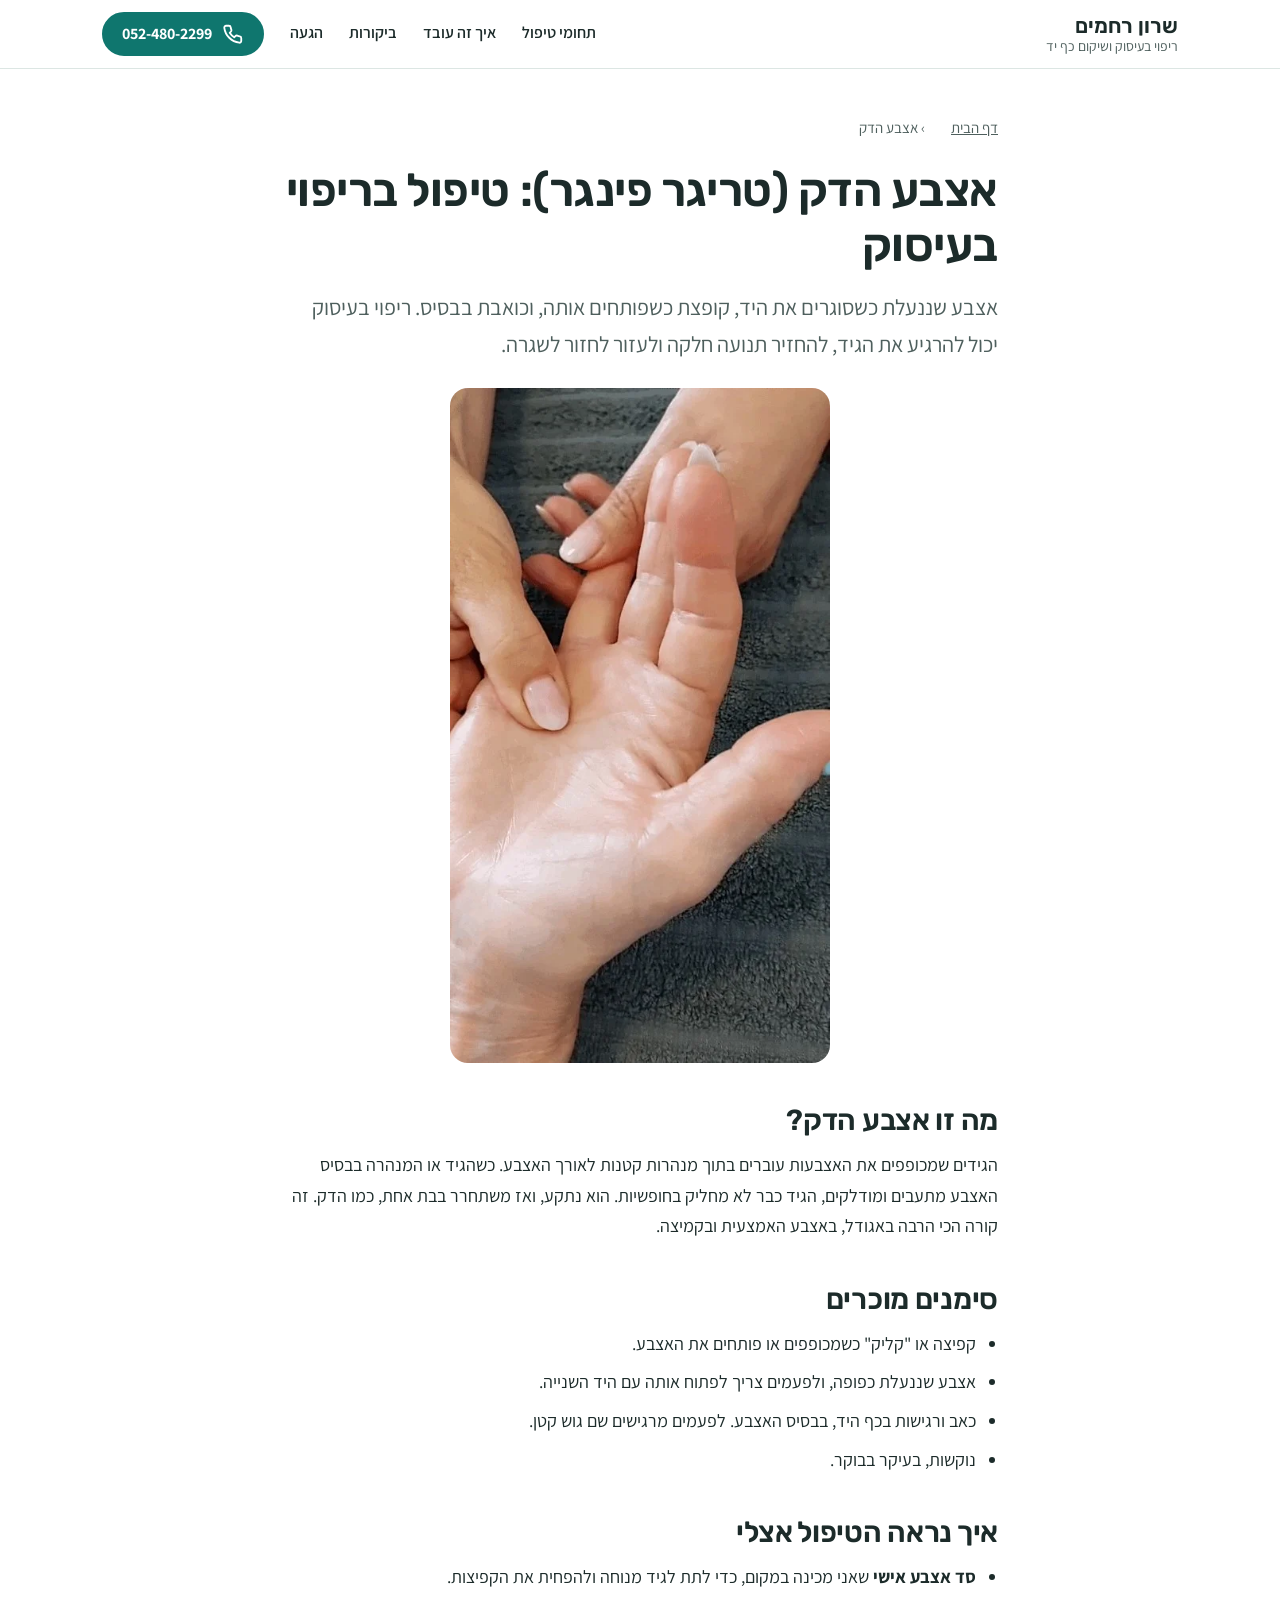
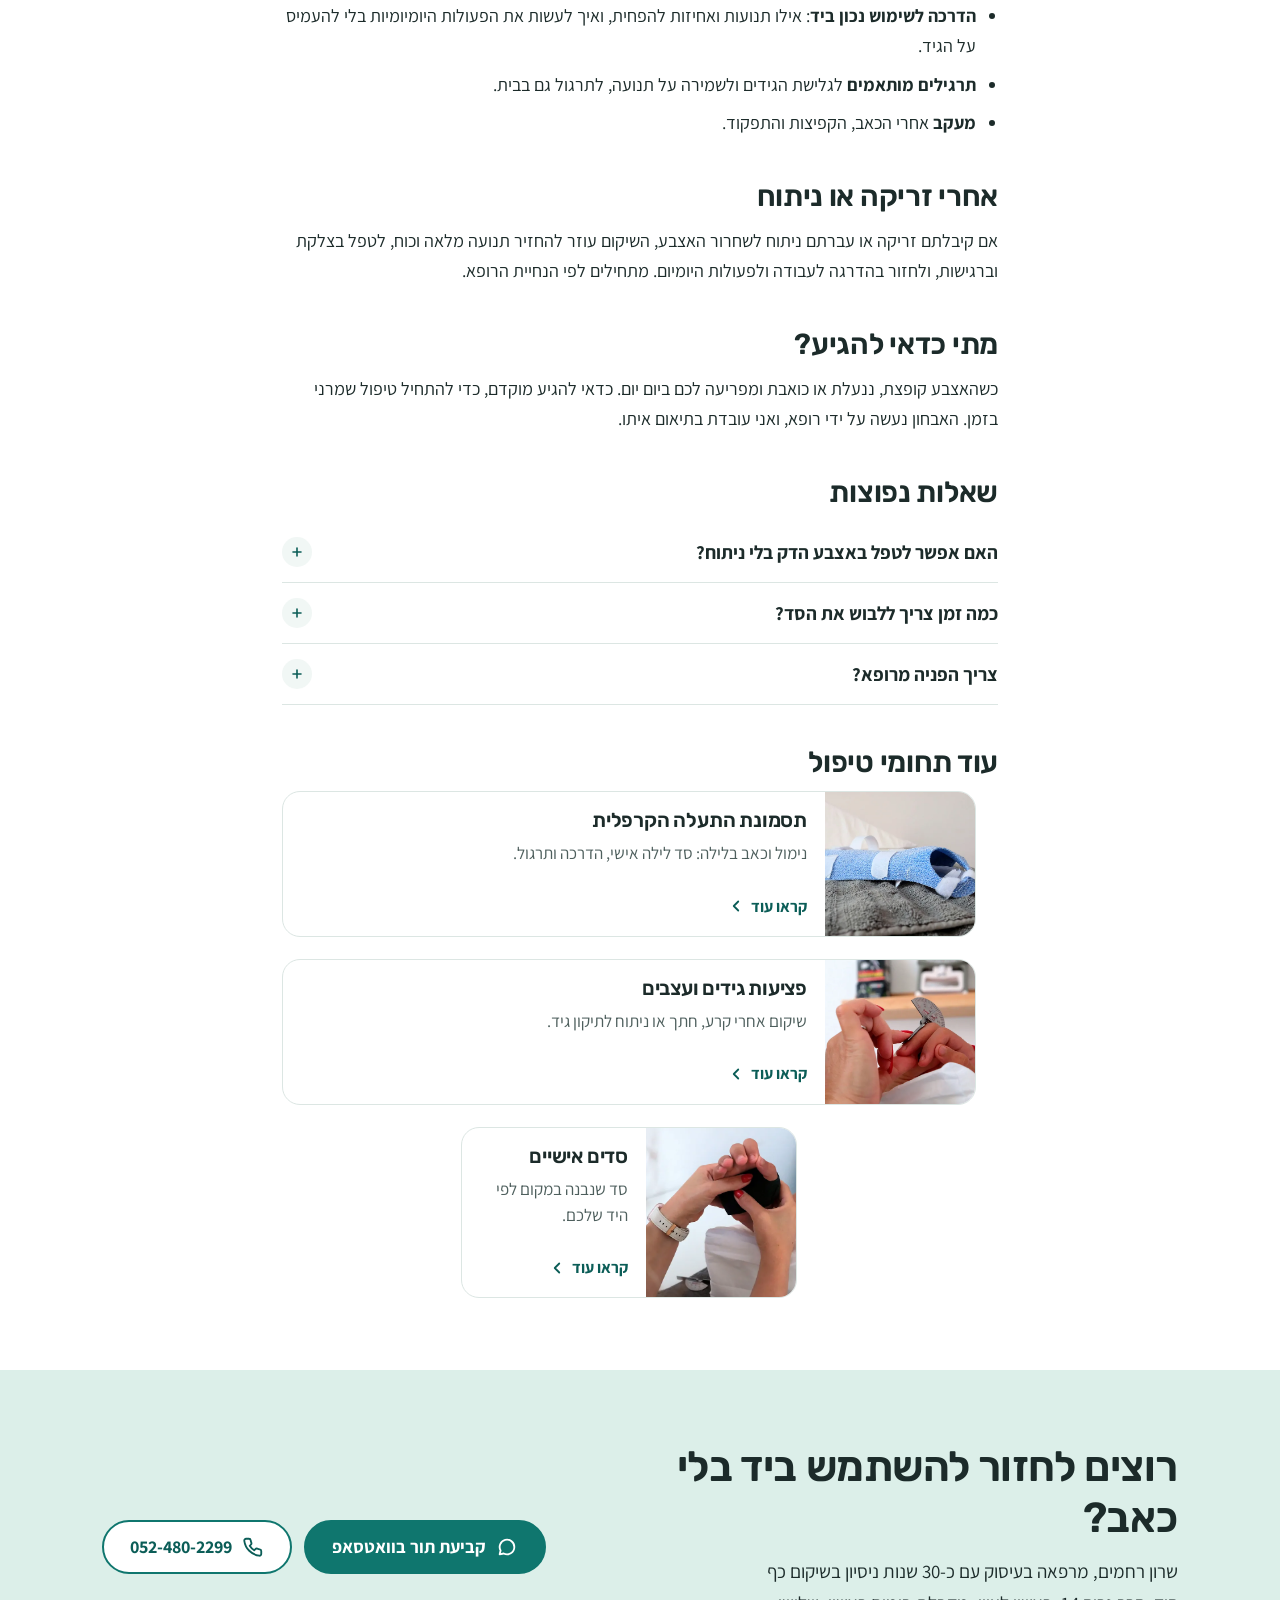
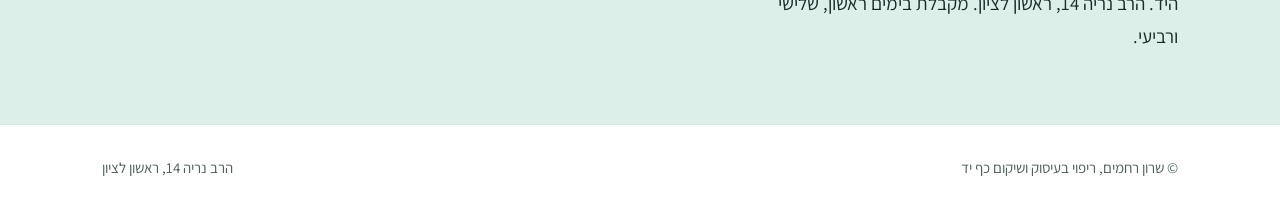
<file: trigger-finger/index.html>
<!doctype html>
<html lang="he" dir="rtl">
<head>
<meta charset="utf-8">
<meta name="viewport" content="width=device-width, initial-scale=1, viewport-fit=cover">
<title>אצבע הדק (טריגר פינגר): טיפול בריפוי בעיסוק בראשון לציון | שרון רחמים</title>
<meta name="description" content="אצבע שננעלת, קופצת או כואבת בבסיס? טיפול באצבע הדק בריפוי בעיסוק בראשון לציון: סד אצבע אישי, הדרכה ותרגילים, ושיקום אחרי זריקה או ניתוח.">
<meta name="robots" content="index, follow">
<link rel="canonical" href="https://sharon-rahamim.pages.dev/trigger-finger/">
<meta property="og:url" content="https://sharon-rahamim.pages.dev/trigger-finger/">
<meta property="og:type" content="article">
<meta property="og:locale" content="he_IL">
<meta property="og:title" content="אצבע הדק (טריגר פינגר): טיפול בריפוי בעיסוק בראשון לציון | שרון רחמים">
<meta property="og:description" content="אצבע שננעלת, קופצת או כואבת בבסיס? טיפול באצבע הדק בריפוי בעיסוק בראשון לציון: סד אצבע אישי, הדרכה ותרגילים, ושיקום אחרי זריקה או ניתוח.">
<meta property="og:image" content="https://sharon-rahamim.pages.dev/img/trigger-finger-478.jpg">
<meta property="og:site_name" content="שרון רחמים - ריפוי בעיסוק">
<meta name="twitter:card" content="summary">
<link rel="icon" href="/favicon.svg" type="image/svg+xml">
<link rel="apple-touch-icon" href="/apple-touch-icon.png">
<meta name="theme-color" content="#0f766e">
<link rel="preconnect" href="https://fonts.googleapis.com">
<link rel="preconnect" href="https://fonts.gstatic.com" crossorigin>
<link rel="stylesheet" href="https://fonts.googleapis.com/css2?family=Assistant:wght@400;600;700&family=Rubik:wght@500;600&display=swap">
<link rel="stylesheet" href="/style.css?v=4">
<script type="application/ld+json">{"@context": "https://schema.org", "@type": "MedicalWebPage", "url": "https://sharon-rahamim.pages.dev/trigger-finger/", "name": "אצבע הדק (טריגר פינגר): טיפול בריפוי בעיסוק", "description": "אצבע שננעלת, קופצת או כואבת בבסיס? טיפול באצבע הדק בריפוי בעיסוק בראשון לציון: סד אצבע אישי, הדרכה ותרגילים, ושיקום אחרי זריקה או ניתוח.", "inLanguage": "he", "image": "https://sharon-rahamim.pages.dev/img/trigger-finger-478.jpg", "about": {"@type": "MedicalCondition", "name": "אצבע הדק", "alternateName": ["טריגר פינגר", "Trigger finger", "אצבע קופצת"]}, "author": {"@type": "Person", "name": "שרון רחמים", "jobTitle": "מרפאה בעיסוק"}, "publisher": {"@id": "https://sharon-rahamim.pages.dev/#clinic"}}</script>
<script type="application/ld+json">{"@context": "https://schema.org", "@type": "BreadcrumbList", "itemListElement": [{"@type": "ListItem", "position": 1, "name": "דף הבית", "item": "https://sharon-rahamim.pages.dev/"}, {"@type": "ListItem", "position": 2, "name": "אצבע הדק", "item": "https://sharon-rahamim.pages.dev/trigger-finger/"}]}</script>
<script type="application/ld+json">{"@context": "https://schema.org", "@type": "FAQPage", "mainEntity": [{"@type": "Question", "name": "האם אפשר לטפל באצבע הדק בלי ניתוח?", "acceptedAnswer": {"@type": "Answer", "text": "במקרים רבים מתחילים בטיפול שמרני: סד אישי, מנוחה מעומס ותרגילים. ההחלטה על זריקה או ניתוח היא של הרופא, ואני עובדת בתיאום איתו."}}, {"@type": "Question", "name": "כמה זמן צריך ללבוש את הסד?", "acceptedAnswer": {"@type": "Answer", "text": "זה משתנה מאדם לאדם. בדרך כלל לובשים אותו כמה שבועות, לפעמים רק בלילה. אני מסבירה בדיוק מתי ואיך, ובודקת את ההתקדמות בכל מפגש."}}, {"@type": "Question", "name": "צריך הפניה מרופא?", "acceptedAnswer": {"@type": "Answer", "text": "לא חובה כדי לקבוע תור. בכל מקרה חשוב שתהיה הערכה רפואית, ואני עובדת בתיאום עם הרופא המטפל."}}]}</script>
</head>
<body>
<a class="skip" href="#main">דילוג לתוכן</a>
<svg width="0" height="0" style="position:absolute" aria-hidden="true">
<symbol id="i-chat" viewBox="0 0 24 24" fill="none" stroke="currentColor" stroke-width="2" stroke-linecap="round" stroke-linejoin="round"><path d="M20 12a8 8 0 0 1-11.6 7.1L4 20l1-4.2A8 8 0 1 1 20 12Z"/></symbol>
<symbol id="i-phone" viewBox="0 0 24 24" fill="none" stroke="currentColor" stroke-width="2" stroke-linecap="round" stroke-linejoin="round"><path d="M21 16.5v3a2 2 0 0 1-2.2 2A19 19 0 0 1 2.5 5.2 2 2 0 0 1 4.5 3h3a2 2 0 0 1 2 1.7c.1.9.4 1.8.7 2.6a2 2 0 0 1-.5 2.1L8.4 10.7a16 16 0 0 0 4.9 4.9l1.3-1.3a2 2 0 0 1 2.1-.5c.8.3 1.7.6 2.6.7a2 2 0 0 1 1.7 2Z"/></symbol>
<symbol id="i-check" viewBox="0 0 24 24" fill="none" stroke="currentColor" stroke-width="2.4" stroke-linecap="round" stroke-linejoin="round"><circle cx="12" cy="12" r="10" stroke-width="2"/><path d="m7.5 12.5 3 3 6-6"/></symbol>
<symbol id="i-left" viewBox="0 0 24 24" fill="none" stroke="currentColor" stroke-width="2.4" stroke-linecap="round" stroke-linejoin="round"><path d="M15 6l-6 6 6 6"/></symbol>
</svg>
<header><div class="wrap">
<a class="brand" href="/"><b>שרון רחמים</b><small>ריפוי בעיסוק ושיקום כף יד</small></a>
<nav aria-label="ניווט ראשי">
<a class="lnk" href="/#conditions">תחומי טיפול</a><a class="lnk" href="/#process">איך זה עובד</a><a class="lnk" href="/#reviews">ביקורות</a><a class="lnk" href="/#contact">הגעה</a>
<a class="btn sm" href="tel:0524802299"><svg aria-hidden="true"><use href="#i-phone"/></svg>052-480-2299</a>
</nav></div></header>
<main id="main">
<article class="article">
<nav class="crumbs" aria-label="פירורי לחם"><a href="/">דף הבית</a> › אצבע הדק</nav>
<h1>אצבע הדק (טריגר פינגר): טיפול בריפוי בעיסוק</h1>
<p class="lead">אצבע שננעלת כשסוגרים את היד, קופצת כשפותחים אותה, וכואבת בבסיס. ריפוי בעיסוק יכול להרגיע את הגיד, להחזיר תנועה חלקה ולעזור לחזור לשגרה.</p>
<figure class="photo" style="max-width:380px;margin-inline:auto"><picture><source type="image/webp" srcset="/img/trigger-finger-478.webp"><img src="/img/trigger-finger-478.jpg" width="478" height="850" alt="שרון בודקת את בסיס האצבע בכף היד של מטופלת" fetchpriority="high"></picture></figure>
<h2>מה זו אצבע הדק?</h2>
<p>הגידים שמכופפים את האצבעות עוברים בתוך מנהרות קטנות לאורך האצבע. כשהגיד או המנהרה בבסיס האצבע מתעבים ומודלקים, הגיד כבר לא מחליק בחופשיות. הוא נתקע, ואז משתחרר בבת אחת, כמו הדק. זה קורה הכי הרבה באגודל, באצבע האמצעית ובקמיצה.</p>
<h2>סימנים מוכרים</h2>
<ul><li>קפיצה או "קליק" כשמכופפים או פותחים את האצבע.</li><li>אצבע שננעלת כפופה, ולפעמים צריך לפתוח אותה עם היד השנייה.</li><li>כאב ורגישות בכף היד, בבסיס האצבע. לפעמים מרגישים שם גוש קטן.</li><li>נוקשות, בעיקר בבוקר.</li></ul>
<h2>איך נראה הטיפול אצלי</h2>
<ul><li><strong>סד אצבע אישי</strong> שאני מכינה במקום, כדי לתת לגיד מנוחה ולהפחית את הקפיצות.</li><li><strong>הדרכה לשימוש נכון ביד</strong>: אילו תנועות ואחיזות להפחית, ואיך לעשות את הפעולות היומיומיות בלי להעמיס על הגיד.</li><li><strong>תרגילים מותאמים</strong> לגלישת הגידים ולשמירה על תנועה, לתרגול גם בבית.</li><li><strong>מעקב</strong> אחרי הכאב, הקפיצות והתפקוד.</li></ul>
<h2>אחרי זריקה או ניתוח</h2>
<p>אם קיבלתם זריקה או עברתם ניתוח לשחרור האצבע, השיקום עוזר להחזיר תנועה מלאה וכוח, לטפל בצלקת וברגישות, ולחזור בהדרגה לעבודה ולפעולות היומיום. מתחילים לפי הנחיית הרופא.</p>
<h2>מתי כדאי להגיע?</h2>
<p>כשהאצבע קופצת, ננעלת או כואבת ומפריעה לכם ביום יום. כדאי להגיע מוקדם, כדי להתחיל טיפול שמרני בזמן. האבחון נעשה על ידי רופא, ואני עובדת בתיאום איתו.</p>

<h2>שאלות נפוצות</h2>
<div class="faq"><details><summary>האם אפשר לטפל באצבע הדק בלי ניתוח?</summary><p>במקרים רבים מתחילים בטיפול שמרני: סד אישי, מנוחה מעומס ותרגילים. ההחלטה על זריקה או ניתוח היא של הרופא, ואני עובדת בתיאום איתו.</p></details>
<details><summary>כמה זמן צריך ללבוש את הסד?</summary><p>זה משתנה מאדם לאדם. בדרך כלל לובשים אותו כמה שבועות, לפעמים רק בלילה. אני מסבירה בדיוק מתי ואיך, ובודקת את ההתקדמות בכל מפגש.</p></details>
<details><summary>צריך הפניה מרופא?</summary><p>לא חובה כדי לקבוע תור. בכל מקרה חשוב שתהיה הערכה רפואית, ואני עובדת בתיאום עם הרופא המטפל.</p></details>
</div>
<h2>עוד תחומי טיפול</h2>
<ul class="cards"><li class="card"><picture><source type="image/webp" srcset="/img/custom-splint-760.webp"><img src="/img/custom-splint-1400.jpg" width="1400" height="933" loading="lazy" alt="סד אישי כחול עם רצועות סקוטש, שהוכן בקליניקה"></picture><div class="body"><h3><a href="/carpal-tunnel/">תסמונת התעלה הקרפלית</a></h3><p>נימול וכאב בלילה: סד לילה אישי, הדרכה ותרגול.</p><span class="more" aria-hidden="true">קראו עוד<svg><use href="#i-left"/></svg></span></div></li><li class="card"><picture><source type="image/webp" srcset="/img/goniometer-760.webp"><img src="/img/goniometer-1400.jpg" width="1400" height="933" loading="lazy" alt="מדידת טווח תנועה של אצבע בגוניומטר"></picture><div class="body"><h3><a href="/tendon-injury/">פציעות גידים ועצבים</a></h3><p>שיקום אחרי קרע, חתך או ניתוח לתיקון גיד.</p><span class="more" aria-hidden="true">קראו עוד<svg><use href="#i-left"/></svg></span></div></li><li class="card"><picture><source type="image/webp" srcset="/img/splint-fitting-760.webp"><img src="/img/splint-fitting-1400.jpg" width="1400" height="933" loading="lazy" alt="התאמת סד לכף היד של מטופל"></picture><div class="body"><h3><a href="/custom-splints/">סדים אישיים</a></h3><p>סד שנבנה במקום לפי היד שלכם.</p><span class="more" aria-hidden="true">קראו עוד<svg><use href="#i-left"/></svg></span></div></li></ul>
</article>
<div class="cta-band"><div class="wrap">
<div><h2>רוצים לחזור להשתמש ביד בלי כאב?</h2><p>שרון רחמים, מרפאה בעיסוק עם כ-30 שנות ניסיון בשיקום כף היד. הרב נריה 14, ראשון לציון. מקבלת בימים ראשון, שלישי ורביעי.</p></div>
<div class="ctas"><a class="btn" href="https://api.whatsapp.com/send?phone=972524802299&amp;text=%D7%94%D7%99%D7%99%20%D7%A9%D7%A8%D7%95%D7%9F%2C%20%D7%90%D7%A9%D7%9E%D7%97%20%D7%9C%D7%A7%D7%91%D7%95%D7%A2%20%D7%AA%D7%95%D7%A8"><svg aria-hidden="true"><use href="#i-chat"/></svg>קביעת תור בוואטסאפ</a><a class="btn ghost" href="tel:0524802299"><svg aria-hidden="true"><use href="#i-phone"/></svg>052-480-2299</a></div>
</div></div>
</main>
<footer class="site-foot"><div class="wrap"><span>© שרון רחמים, ריפוי בעיסוק ושיקום כף יד</span><span>הרב נריה 14, ראשון לציון</span></div></footer>
<div class="mbar"><a class="btn" href="https://api.whatsapp.com/send?phone=972524802299&amp;text=%D7%94%D7%99%D7%99%20%D7%A9%D7%A8%D7%95%D7%9F%2C%20%D7%90%D7%A9%D7%9E%D7%97%20%D7%9C%D7%A7%D7%91%D7%95%D7%A2%20%D7%AA%D7%95%D7%A8"><svg aria-hidden="true"><use href="#i-chat"/></svg>וואטסאפ</a><a class="btn ghost" href="tel:0524802299"><svg aria-hidden="true"><use href="#i-phone"/></svg>התקשרו</a></div>
</body>
</html>
</file>
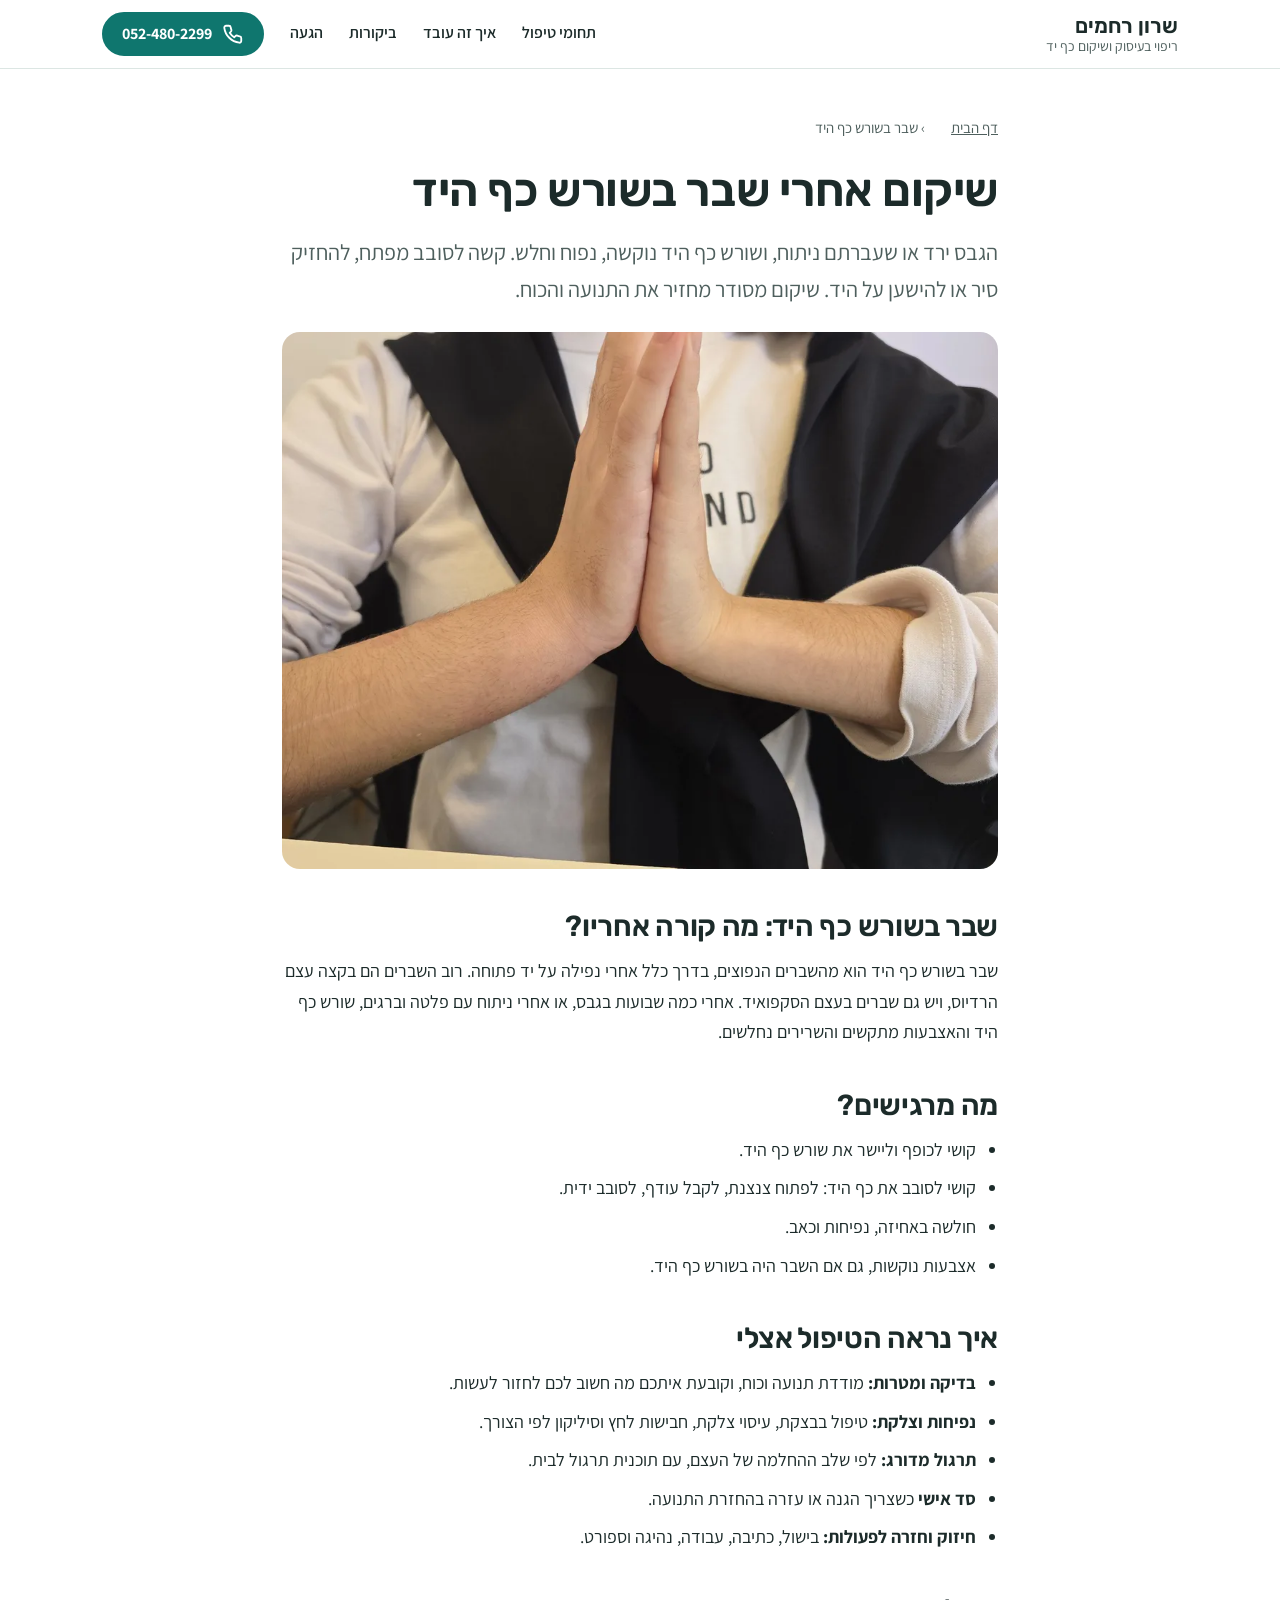
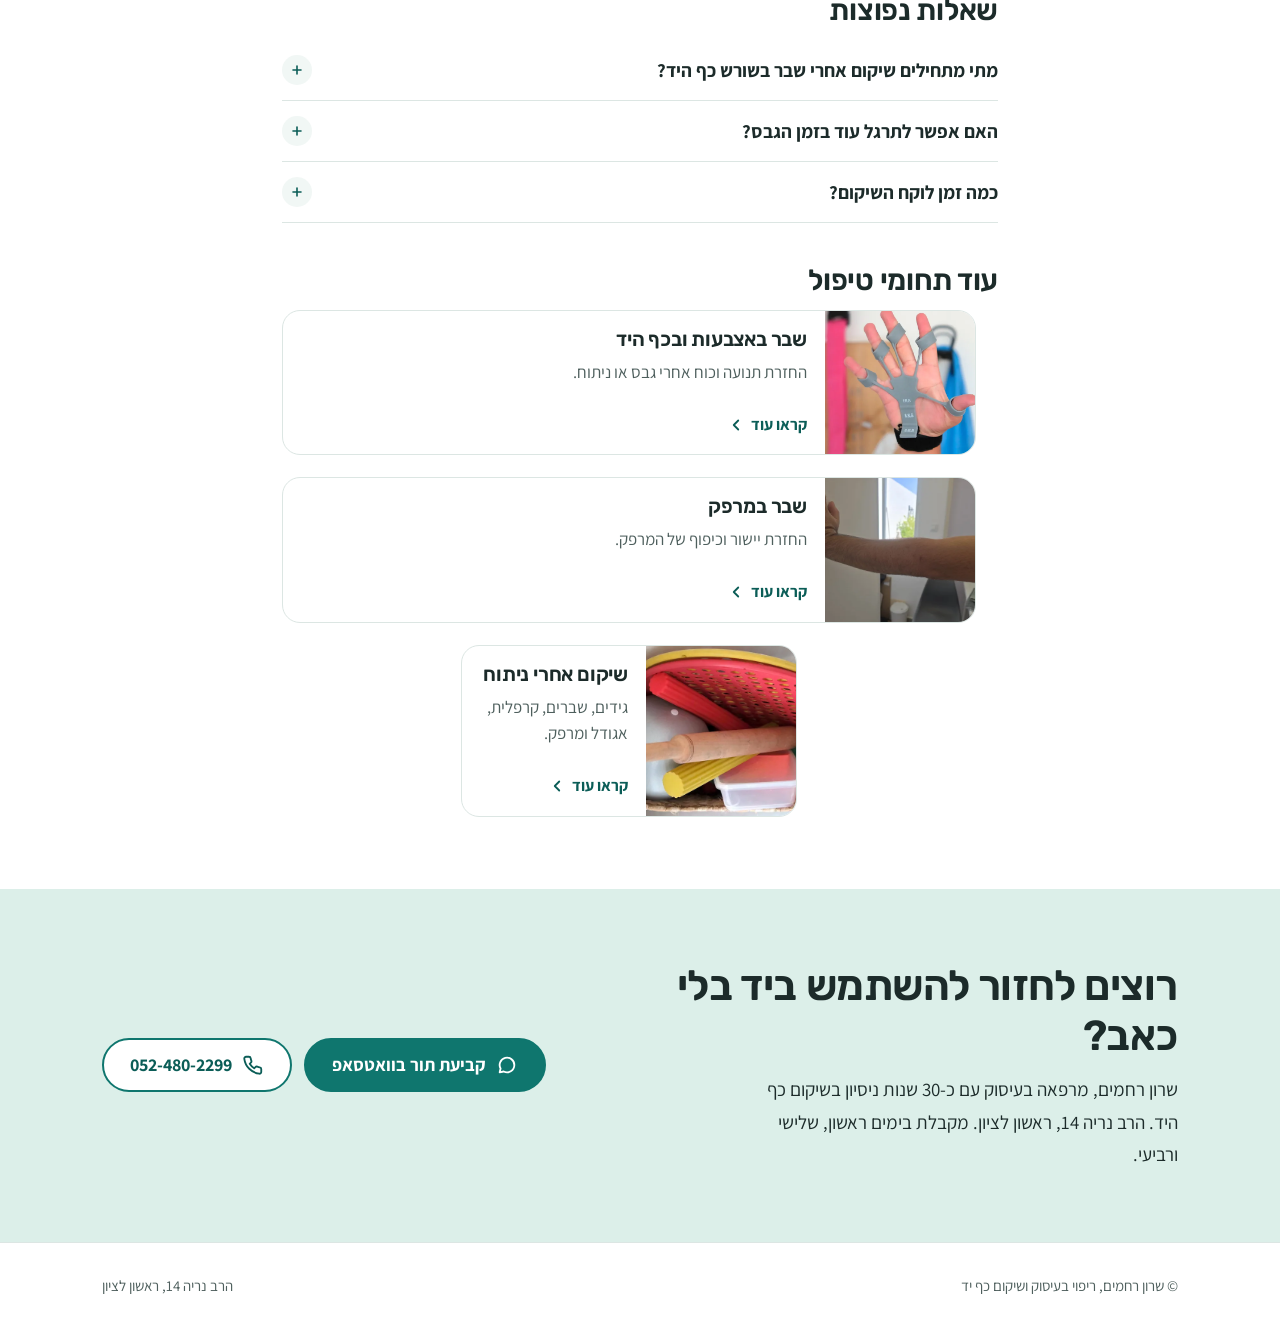
<file: wrist-fracture/index.html>
<!doctype html>
<html lang="he" dir="rtl">
<head>
<meta charset="utf-8">
<meta name="viewport" content="width=device-width, initial-scale=1, viewport-fit=cover">
<title>שיקום אחרי שבר בשורש כף היד בראשון לציון | שרון רחמים</title>
<meta name="description" content="שיקום אחרי שבר בשורש כף היד (רדיוס, סקפואיד), אחרי גבס או ניתוח עם פלטה: החזרת תנועה, כוח ותפקוד, טיפול בנפיחות ובצלקת. ריפוי בעיסוק בראשון לציון.">
<meta name="robots" content="index, follow">
<link rel="canonical" href="https://sharon-rahamim.pages.dev/wrist-fracture/">
<meta property="og:url" content="https://sharon-rahamim.pages.dev/wrist-fracture/">
<meta property="og:type" content="article">
<meta property="og:locale" content="he_IL">
<meta property="og:title" content="שיקום אחרי שבר בשורש כף היד בראשון לציון | שרון רחמים">
<meta property="og:description" content="שיקום אחרי שבר בשורש כף היד (רדיוס, סקפואיד), אחרי גבס או ניתוח עם פלטה: החזרת תנועה, כוח ותפקוד, טיפול בנפיחות ובצלקת. ריפוי בעיסוק בראשון לציון.">
<meta property="og:image" content="https://sharon-rahamim.pages.dev/img/wrist-hands-1000.jpg">
<meta property="og:site_name" content="שרון רחמים - ריפוי בעיסוק">
<meta name="twitter:card" content="summary_large_image">
<link rel="icon" href="/favicon.svg" type="image/svg+xml">
<link rel="apple-touch-icon" href="/apple-touch-icon.png">
<meta name="theme-color" content="#0f766e">
<link rel="preconnect" href="https://fonts.googleapis.com">
<link rel="preconnect" href="https://fonts.gstatic.com" crossorigin>
<link rel="stylesheet" href="https://fonts.googleapis.com/css2?family=Assistant:wght@400;600;700&family=Rubik:wght@500;600&display=swap">
<link rel="stylesheet" href="/style.css?v=4">
<script type="application/ld+json">{"@context": "https://schema.org", "@type": "MedicalWebPage", "url": "https://sharon-rahamim.pages.dev/wrist-fracture/", "name": "שיקום אחרי שבר בשורש כף היד", "description": "שיקום אחרי שבר בשורש כף היד (רדיוס, סקפואיד), אחרי גבס או ניתוח עם פלטה: החזרת תנועה, כוח ותפקוד, טיפול בנפיחות ובצלקת. ריפוי בעיסוק בראשון לציון.", "inLanguage": "he", "image": "https://sharon-rahamim.pages.dev/img/wrist-hands-1000.jpg", "about": {"@type": "MedicalCondition", "name": "שבר בשורש כף היד"}, "author": {"@type": "Person", "name": "שרון רחמים", "jobTitle": "מרפאה בעיסוק"}, "publisher": {"@id": "https://sharon-rahamim.pages.dev/#clinic"}}</script>
<script type="application/ld+json">{"@context": "https://schema.org", "@type": "BreadcrumbList", "itemListElement": [{"@type": "ListItem", "position": 1, "name": "דף הבית", "item": "https://sharon-rahamim.pages.dev/"}, {"@type": "ListItem", "position": 2, "name": "שבר בשורש כף היד", "item": "https://sharon-rahamim.pages.dev/wrist-fracture/"}]}</script>
<script type="application/ld+json">{"@context": "https://schema.org", "@type": "FAQPage", "mainEntity": [{"@type": "Question", "name": "מתי מתחילים שיקום אחרי שבר בשורש כף היד?", "acceptedAnswer": {"@type": "Answer", "text": "לפי הנחיית האורתופד. אחרי ניתוח לפעמים מתחילים כבר בשבועות הראשונים, ואחרי גבס בדרך כלל מיד כשהוא יורד. כדאי ליצור קשר מוקדם כדי לתאם."}}, {"@type": "Question", "name": "האם אפשר לתרגל עוד בזמן הגבס?", "acceptedAnswer": {"@type": "Answer", "text": "כן. בדרך כלל חשוב להזיז את האצבעות, המרפק והכתף כבר בזמן הגבס, כדי שלא יתקשו. נבדוק יחד מה מתאים לכם."}}, {"@type": "Question", "name": "כמה זמן לוקח השיקום?", "acceptedAnswer": {"@type": "Answer", "text": "זה תלוי בשבר, בטיפול שקיבלתם ובמטרות שלכם. בהתחלה הטיפולים צפופים יותר, ואחר כך מתרווחים כשאתם ממשיכים לתרגל בבית."}}]}</script>
</head>
<body>
<a class="skip" href="#main">דילוג לתוכן</a>
<svg width="0" height="0" style="position:absolute" aria-hidden="true">
<symbol id="i-chat" viewBox="0 0 24 24" fill="none" stroke="currentColor" stroke-width="2" stroke-linecap="round" stroke-linejoin="round"><path d="M20 12a8 8 0 0 1-11.6 7.1L4 20l1-4.2A8 8 0 1 1 20 12Z"/></symbol>
<symbol id="i-phone" viewBox="0 0 24 24" fill="none" stroke="currentColor" stroke-width="2" stroke-linecap="round" stroke-linejoin="round"><path d="M21 16.5v3a2 2 0 0 1-2.2 2A19 19 0 0 1 2.5 5.2 2 2 0 0 1 4.5 3h3a2 2 0 0 1 2 1.7c.1.9.4 1.8.7 2.6a2 2 0 0 1-.5 2.1L8.4 10.7a16 16 0 0 0 4.9 4.9l1.3-1.3a2 2 0 0 1 2.1-.5c.8.3 1.7.6 2.6.7a2 2 0 0 1 1.7 2Z"/></symbol>
<symbol id="i-check" viewBox="0 0 24 24" fill="none" stroke="currentColor" stroke-width="2.4" stroke-linecap="round" stroke-linejoin="round"><circle cx="12" cy="12" r="10" stroke-width="2"/><path d="m7.5 12.5 3 3 6-6"/></symbol>
<symbol id="i-left" viewBox="0 0 24 24" fill="none" stroke="currentColor" stroke-width="2.4" stroke-linecap="round" stroke-linejoin="round"><path d="M15 6l-6 6 6 6"/></symbol>
</svg>
<header><div class="wrap">
<a class="brand" href="/"><b>שרון רחמים</b><small>ריפוי בעיסוק ושיקום כף יד</small></a>
<nav aria-label="ניווט ראשי">
<a class="lnk" href="/#conditions">תחומי טיפול</a><a class="lnk" href="/#process">איך זה עובד</a><a class="lnk" href="/#reviews">ביקורות</a><a class="lnk" href="/#contact">הגעה</a>
<a class="btn sm" href="tel:0524802299"><svg aria-hidden="true"><use href="#i-phone"/></svg>052-480-2299</a>
</nav></div></header>
<main id="main">
<article class="article">
<nav class="crumbs" aria-label="פירורי לחם"><a href="/">דף הבית</a> › שבר בשורש כף היד</nav>
<h1>שיקום אחרי שבר בשורש כף היד</h1>
<p class="lead">הגבס ירד או שעברתם ניתוח, ושורש כף היד נוקשה, נפוח וחלש. קשה לסובב מפתח, להחזיק סיר או להישען על היד. שיקום מסודר מחזיר את התנועה והכוח.</p>
<figure class="photo"><picture><source type="image/webp" srcset="/img/wrist-hands-600.webp 600w, /img/wrist-hands-1000.webp 1000w" sizes="(max-width:800px) 100vw, 716px"><img src="/img/wrist-hands-1000.jpg" width="1000" height="750" alt="תרגול כיפוף שורש כף היד בכפות ידיים צמודות" fetchpriority="high"></picture></figure>
<h2>שבר בשורש כף היד: מה קורה אחריו?</h2>
<p>שבר בשורש כף היד הוא מהשברים הנפוצים, בדרך כלל אחרי נפילה על יד פתוחה. רוב השברים הם בקצה עצם הרדיוס, ויש גם שברים בעצם הסקפואיד. אחרי כמה שבועות בגבס, או אחרי ניתוח עם פלטה וברגים, שורש כף היד והאצבעות מתקשים והשרירים נחלשים.</p>
<h2>מה מרגישים?</h2>
<ul><li>קושי לכופף וליישר את שורש כף היד.</li><li>קושי לסובב את כף היד: לפתוח צנצנת, לקבל עודף, לסובב ידית.</li><li>חולשה באחיזה, נפיחות וכאב.</li><li>אצבעות נוקשות, גם אם השבר היה בשורש כף היד.</li></ul>
<h2>איך נראה הטיפול אצלי</h2>
<ul><li><strong>בדיקה ומטרות:</strong> מודדת תנועה וכוח, וקובעת איתכם מה חשוב לכם לחזור לעשות.</li><li><strong>נפיחות וצלקת:</strong> טיפול בבצקת, עיסוי צלקת, חבישות לחץ וסיליקון לפי הצורך.</li><li><strong>תרגול מדורג:</strong> לפי שלב ההחלמה של העצם, עם תוכנית תרגול לבית.</li><li><strong>סד אישי</strong> כשצריך הגנה או עזרה בהחזרת התנועה.</li><li><strong>חיזוק וחזרה לפעולות:</strong> בישול, כתיבה, עבודה, נהיגה וספורט.</li></ul>
<h2>שאלות נפוצות</h2>
<div class="faq"><details><summary>מתי מתחילים שיקום אחרי שבר בשורש כף היד?</summary><p>לפי הנחיית האורתופד. אחרי ניתוח לפעמים מתחילים כבר בשבועות הראשונים, ואחרי גבס בדרך כלל מיד כשהוא יורד. כדאי ליצור קשר מוקדם כדי לתאם.</p></details>
<details><summary>האם אפשר לתרגל עוד בזמן הגבס?</summary><p>כן. בדרך כלל חשוב להזיז את האצבעות, המרפק והכתף כבר בזמן הגבס, כדי שלא יתקשו. נבדוק יחד מה מתאים לכם.</p></details>
<details><summary>כמה זמן לוקח השיקום?</summary><p>זה תלוי בשבר, בטיפול שקיבלתם ובמטרות שלכם. בהתחלה הטיפולים צפופים יותר, ואחר כך מתרווחים כשאתם ממשיכים לתרגל בבית.</p></details>
</div>
<h2>עוד תחומי טיפול</h2>
<ul class="cards"><li class="card"><picture><source type="image/webp" srcset="/img/finger-trainer-760.webp"><img src="/img/finger-trainer-1400.jpg" width="1400" height="933" loading="lazy" alt="תרגול חיזוק אצבעות עם מאמן גומי"></picture><div class="body"><h3><a href="/hand-wrist-fracture/">שבר באצבעות ובכף היד</a></h3><p>החזרת תנועה וכוח אחרי גבס או ניתוח.</p><span class="more" aria-hidden="true">קראו עוד<svg><use href="#i-left"/></svg></span></div></li><li class="card"><picture><source type="image/webp" srcset="/img/elbow-arm-600.webp"><img src="/img/elbow-arm-1000.jpg" width="1000" height="750" loading="lazy" alt="תרגול יישור המרפק מול הקיר"></picture><div class="body"><h3><a href="/elbow-fracture/">שבר במרפק</a></h3><p>החזרת יישור וכיפוף של המרפק.</p><span class="more" aria-hidden="true">קראו עוד<svg><use href="#i-left"/></svg></span></div></li><li class="card"><picture><source type="image/webp" srcset="/img/exercise-tools-600.webp"><img src="/img/exercise-tools-1000.jpg" width="1000" height="750" loading="lazy" alt="אביזרי תרגול לשיקום כף היד"></picture><div class="body"><h3><a href="/post-surgery-rehab/">שיקום אחרי ניתוח</a></h3><p>גידים, שברים, קרפלית, אגודל ומרפק.</p><span class="more" aria-hidden="true">קראו עוד<svg><use href="#i-left"/></svg></span></div></li></ul>
</article>
<div class="cta-band"><div class="wrap">
<div><h2>רוצים לחזור להשתמש ביד בלי כאב?</h2><p>שרון רחמים, מרפאה בעיסוק עם כ-30 שנות ניסיון בשיקום כף היד. הרב נריה 14, ראשון לציון. מקבלת בימים ראשון, שלישי ורביעי.</p></div>
<div class="ctas"><a class="btn" href="https://api.whatsapp.com/send?phone=972524802299&amp;text=%D7%94%D7%99%D7%99%20%D7%A9%D7%A8%D7%95%D7%9F%2C%20%D7%90%D7%A9%D7%9E%D7%97%20%D7%9C%D7%A7%D7%91%D7%95%D7%A2%20%D7%AA%D7%95%D7%A8"><svg aria-hidden="true"><use href="#i-chat"/></svg>קביעת תור בוואטסאפ</a><a class="btn ghost" href="tel:0524802299"><svg aria-hidden="true"><use href="#i-phone"/></svg>052-480-2299</a></div>
</div></div>
</main>
<footer class="site-foot"><div class="wrap"><span>© שרון רחמים, ריפוי בעיסוק ושיקום כף יד</span><span>הרב נריה 14, ראשון לציון</span></div></footer>
<div class="mbar"><a class="btn" href="https://api.whatsapp.com/send?phone=972524802299&amp;text=%D7%94%D7%99%D7%99%20%D7%A9%D7%A8%D7%95%D7%9F%2C%20%D7%90%D7%A9%D7%9E%D7%97%20%D7%9C%D7%A7%D7%91%D7%95%D7%A2%20%D7%AA%D7%95%D7%A8"><svg aria-hidden="true"><use href="#i-chat"/></svg>וואטסאפ</a><a class="btn ghost" href="tel:0524802299"><svg aria-hidden="true"><use href="#i-phone"/></svg>התקשרו</a></div>
</body>
</html>
</file>
<file: style.css>
/* שרון רחמים, ריפוי בעיסוק: עיצוב משותף לכל הדפים */
:root{
  --bg:#ffffff;
  --mist:#f1f7f5;
  --leaf:#dcefe9;
  --ink:#1c2b2a;
  --muted:#4e5f5d;
  --teal:#0f766e;
  --teal-d:#0b5d57;
  --sun:#e9a12b;
  --line:#dce6e3;
  --on-teal:#ffffff;
  --r-lg:28px;
  --r-md:18px;
  --r-sm:12px;
  --shadow:0 18px 40px -18px rgba(15,60,56,.28);
  color-scheme:light;
}
*,*::before,*::after{box-sizing:border-box}
html{scroll-behavior:smooth;scroll-padding-top:84px;-webkit-text-size-adjust:100%}
body{margin:0;background:var(--bg);color:var(--ink);font-family:'Assistant',Arial,sans-serif;font-size:18px;line-height:1.7;padding-top:env(safe-area-inset-top,0px)}
h1,h2,h3{font-family:'Rubik','Assistant',Arial,sans-serif;font-weight:600;line-height:1.2;margin:0;letter-spacing:-.01em}
p{margin:0}
img{max-width:100%;height:auto;display:block}
a{color:var(--teal-d)}
:focus-visible{outline:3px solid var(--sun);outline-offset:3px;border-radius:8px}
.wrap{max-width:1120px;margin:0 auto;padding:0 22px}
.skip{position:absolute;inset-inline-start:12px;top:-60px;background:var(--ink);color:#fff;padding:10px 16px;border-radius:10px;z-index:30;text-decoration:none}
.skip:focus{top:12px}

/* כותרת עליונה */
header{position:sticky;top:0;z-index:20;background:rgba(255,255,255,.94);backdrop-filter:saturate(1.4) blur(8px);-webkit-backdrop-filter:saturate(1.4) blur(8px);border-bottom:1px solid var(--line)}
header .wrap{display:flex;align-items:center;justify-content:space-between;height:68px;gap:16px}
.brand{display:flex;flex-direction:column;text-decoration:none;color:var(--ink);line-height:1.2}
.brand b{font-family:'Rubik',sans-serif;font-weight:600;font-size:21px}
.brand small{font-size:14px;color:var(--muted)}
nav{display:flex;gap:26px;align-items:center}
nav a.lnk{color:var(--ink);text-decoration:none;font-weight:600;font-size:16px;padding:8px 0;border-bottom:2px solid transparent}
nav a.lnk:hover{border-bottom-color:var(--teal)}
@media(max-width:900px){nav a.lnk{display:none}}

/* כפתורים */
.btn{display:inline-flex;align-items:center;justify-content:center;gap:10px;min-height:54px;padding:0 26px;border-radius:999px;font-weight:700;font-size:18px;text-decoration:none;border:2px solid var(--teal);background:var(--teal);color:var(--on-teal);transition:background .15s,border-color .15s}
.btn:hover{background:var(--teal-d);border-color:var(--teal-d)}
.btn.ghost{background:#fff;color:var(--teal-d)}
.btn.ghost:hover{background:var(--mist)}
.btn.sm{min-height:44px;padding:0 18px;font-size:16px}
.btn svg{width:22px;height:22px;flex:none}
.ctas{display:flex;gap:12px;flex-wrap:wrap}

/* פתיחה */
.hero{padding:56px 0 72px;background:linear-gradient(180deg,var(--mist) 0%,#fff 100%)}
.hero .wrap{display:grid;grid-template-columns:1.05fr .95fr;gap:56px;align-items:center}
.hero h1{font-size:clamp(32px,4.4vw,52px);line-height:1.15;text-wrap:balance}
.h1-name{display:block;font-size:max(17px,.42em);font-weight:600;color:var(--teal-d);letter-spacing:0;margin-bottom:12px}
.lead{font-size:clamp(19px,2.1vw,22px);color:var(--muted);margin:20px 0 30px;max-width:36ch}
.trust{list-style:none;padding:0;margin:30px 0 0;display:grid;gap:10px;font-weight:600;font-size:17px}
.trust li{display:flex;align-items:center;gap:10px}
.trust svg{width:22px;height:22px;color:var(--teal);flex:none}
.stars{color:var(--sun);letter-spacing:2px}

.portrait{position:relative;margin:0;justify-self:center;width:min(100%,440px)}
.portrait .arc{position:absolute;left:-26px;top:-26px;width:calc(50% + 26px);height:auto;color:var(--teal);opacity:.6;pointer-events:none}
.portrait .frame{position:relative;border-radius:220px 220px var(--r-lg) var(--r-lg);overflow:hidden;background:var(--leaf);box-shadow:var(--shadow)}
.portrait .frame img{width:100%;aspect-ratio:4/5;object-fit:cover}
.rating{position:absolute;inset-inline-start:-18px;bottom:28px;display:flex;align-items:center;gap:12px;background:#fff;border-radius:var(--r-md);padding:12px 16px;box-shadow:var(--shadow);text-decoration:none;color:var(--ink)}
.rating b{font-family:'Rubik',sans-serif;font-size:30px;line-height:1}
.rating span{display:flex;flex-direction:column;font-size:14px;color:var(--muted);line-height:1.35}
.rating span i{font-style:normal;color:var(--sun);font-size:16px;letter-spacing:2px}
#arcline{stroke-dasharray:390;stroke-dashoffset:0;animation:draw 1.8s cubic-bezier(.3,.7,.2,1) .3s both}
@keyframes draw{from{stroke-dashoffset:390}}
@media(max-width:860px){
  .hero{padding:24px 0 44px}
  .hero .wrap{grid-template-columns:1fr;gap:30px}
  .portrait{width:min(62%,250px);order:-1}
  .portrait .arc{left:-16px;top:-16px;width:calc(50% + 16px)}
  .rating{inset-inline-start:-14px;bottom:18px;padding:10px 12px}
  .rating b{font-size:24px}
  .lead{margin:14px 0 24px}
  .hero .ctas .btn{flex:1 1 100%}
}

/* מקטעים */
section{padding:84px 0}
.tint{background:var(--mist)}
.sec-head{max-width:640px;margin-bottom:38px}
.sec-head h2{font-size:clamp(30px,3.8vw,42px)}
.sec-head p{color:var(--muted);margin-top:12px;font-size:19px}

/* כרטיסי תחומי טיפול */
.cards{display:grid;grid-template-columns:repeat(2,minmax(0,1fr));gap:22px;list-style:none;margin:0;padding:0}
.card{position:relative;display:grid;grid-template-columns:44% 1fr;background:#fff;border:1px solid var(--line);border-radius:var(--r-md);overflow:hidden;transition:box-shadow .2s,border-color .2s}
.card:hover{box-shadow:var(--shadow);border-color:#c5d8d3}
.card img{width:100%;height:100%;object-fit:cover;aspect-ratio:1/1}
.card .body{padding:22px 22px 20px;display:flex;flex-direction:column;gap:8px}
.card h3{font-size:22px}
.card h3 a{color:var(--ink);text-decoration:none}
.card h3 a::after{content:"";position:absolute;inset:0}
.card p{color:var(--muted);font-size:17px;line-height:1.55}
.card .more{margin-top:auto;padding-top:6px;color:var(--teal-d);font-weight:700;font-size:16px;display:flex;align-items:center;gap:6px}
.card .more svg{width:18px;height:18px;transition:transform .2s}
.card:hover .more svg{transform:translateX(-4px)}
.cards>.card:last-child:nth-child(odd){grid-column:1/-1;width:calc(50% - 11px);justify-self:center}
@media(max-width:860px){.cards{grid-template-columns:1fr}.cards>.card:last-child:nth-child(odd){width:auto}}
@media(max-width:520px){.card{grid-template-columns:38% 1fr}.card .body{padding:16px}.card h3{font-size:19px}.card p{font-size:16px}}

.also{margin-top:34px;display:flex;flex-wrap:wrap;align-items:center;gap:10px}
.also strong{margin-inline-end:4px}
.also span{background:#fff;border:1px solid var(--line);border-radius:999px;padding:7px 16px;font-size:16px}

/* שלבי הטיפול */
.steps{list-style:none;padding:0;margin:0;display:grid;grid-template-columns:repeat(4,minmax(0,1fr));gap:30px;counter-reset:s}
.steps li{counter-increment:s;position:relative;padding-top:64px}
.steps li::before{content:counter(s);position:absolute;top:0;inset-inline-start:0;width:48px;height:48px;border-radius:50%;background:var(--leaf);color:var(--teal-d);display:grid;place-items:center;font-family:'Rubik',sans-serif;font-weight:600;font-size:21px}
.steps li:not(:last-child)::after{content:"";position:absolute;top:23px;inset-inline-start:60px;inset-inline-end:-16px;height:2px;background:repeating-linear-gradient(90deg,var(--line) 0 6px,transparent 6px 12px)}
.steps h3{font-size:21px;margin-bottom:6px}
.steps p{color:var(--muted)}
@media(max-width:900px){.steps{grid-template-columns:1fr 1fr}.steps li::after{display:none}}
@media(max-width:520px){.steps{grid-template-columns:1fr;gap:22px}.steps li{padding:0 0 0;padding-inline-start:66px;min-height:48px}}

/* קליניקה */
.gallery{display:grid;grid-template-columns:1.3fr 1fr 1fr;gap:16px;margin:0}
.gallery figure{margin:0;border-radius:var(--r-md);overflow:hidden;position:relative}
.gallery img{width:100%;height:100%;object-fit:cover;aspect-ratio:4/3}
.gallery figcaption{position:absolute;inset:auto 12px 12px auto;background:rgba(255,255,255,.92);border-radius:999px;padding:4px 14px;font-size:15px;font-weight:600}
@media(max-width:760px){.gallery{grid-template-columns:1fr 1fr}.gallery figure:first-child{grid-column:1/-1}}

/* עליי */
.about{display:grid;grid-template-columns:.85fr 1.15fr;gap:56px;align-items:center}
.about .pic{margin:0;border-radius:var(--r-lg);overflow:hidden;box-shadow:var(--shadow)}
.about .pic img{width:100%;aspect-ratio:3/2;object-fit:cover}
.about p{margin-bottom:16px;max-width:58ch}
.facts{list-style:none;margin:26px 0 28px;padding:0;display:grid;grid-template-columns:repeat(3,minmax(0,1fr));gap:12px}
.facts li{background:#fff;border:1px solid var(--line);border-radius:var(--r-sm);padding:14px 16px}
.facts b{display:block;font-family:'Rubik',sans-serif;font-weight:600;font-size:22px;color:var(--teal-d)}
.facts span{color:var(--muted);font-size:15px;line-height:1.4;display:block}
@media(max-width:860px){.about{grid-template-columns:1fr;gap:28px}.facts{grid-template-columns:1fr}}

/* ביקורות */
.score{display:flex;align-items:center;gap:16px;margin-bottom:30px;flex-wrap:wrap}
.score .big{font-family:'Rubik',sans-serif;font-weight:600;font-size:56px;line-height:1}
.score .stars{font-size:24px;display:block}
.score small{color:var(--muted);font-size:16px}
.quotes{display:grid;grid-template-columns:repeat(3,minmax(0,1fr));gap:18px;margin:0 0 30px;padding:0;list-style:none}
.quotes li{background:#fff;border:1px solid var(--line);border-radius:var(--r-md);padding:24px;display:flex;flex-direction:column;gap:14px}
.quotes blockquote{margin:0;font-size:17px;line-height:1.65}
.quotes footer{padding:0;border:0;display:flex;justify-content:space-between;align-items:center;font-size:15px;color:var(--muted)}
.quotes footer b{color:var(--ink);font-weight:700}
@media(max-width:900px){.quotes{grid-template-columns:1fr}}

/* קריאה לפעולה */
.cta-band{padding:72px 0;background:var(--leaf)}
.cta-band .wrap{display:grid;grid-template-columns:1fr auto;gap:36px;align-items:center}
.cta-band h2{font-size:clamp(28px,4vw,42px)}
.cta-band p{margin-top:12px;color:var(--ink);font-size:19px;max-width:48ch}
.cta-band .ctas{justify-content:flex-end}
@media(max-width:860px){.cta-band{padding:52px 0}.cta-band .wrap{grid-template-columns:1fr}.cta-band .ctas{justify-content:stretch}.cta-band .btn{flex:1 1 100%}}

/* שאלות */
.faq{max-width:780px}
details{border-bottom:1px solid var(--line)}
summary{cursor:pointer;font-weight:700;font-size:19px;list-style:none;display:flex;justify-content:space-between;align-items:center;gap:16px;min-height:60px;padding:12px 0}
summary::-webkit-details-marker{display:none}
summary::after{content:"";flex:none;width:30px;height:30px;border-radius:50%;background:var(--mist) url("data:image/svg+xml,%3Csvg xmlns='http://www.w3.org/2000/svg' viewBox='0 0 24 24' fill='none' stroke='%230b5d57' stroke-width='2.4' stroke-linecap='round'%3E%3Cpath d='M12 6v12M6 12h12'/%3E%3C/svg%3E") center/16px no-repeat;transition:transform .2s}
details[open] summary::after{transform:rotate(45deg)}
details p{padding:0 0 18px;color:var(--muted)}

/* הגעה */
.contact{display:grid;grid-template-columns:.95fr 1.05fr;gap:40px;align-items:start}
.contact dl{margin:0 0 26px;display:grid;gap:18px}
.contact dt{font-weight:700;font-size:16px;color:var(--muted)}
.contact dd{margin:2px 0 0;font-size:19px}
.contact dd a{color:var(--ink);text-decoration-color:var(--teal);text-underline-offset:4px;display:inline-block;padding:10px 0;margin:-10px 0}
.week{display:flex;gap:6px;margin-top:8px;padding:0;list-style:none}
.week li{width:38px;height:38px;border-radius:50%;display:grid;place-items:center;font-weight:700;font-size:15px;background:#fff;border:1px solid var(--line);color:#8a9997}
.week li.on{background:var(--teal);border-color:var(--teal);color:#fff}
.map{border-radius:var(--r-md);overflow:hidden;border:1px solid var(--line);background:var(--leaf);min-height:340px}
.map iframe{display:block;width:100%;height:360px;border:0}
@media(max-width:860px){.contact{grid-template-columns:1fr}}

/* כותרת תחתונה */
.site-foot{padding:30px 0;color:var(--muted);font-size:15px;border-top:1px solid var(--line)}
.site-foot .wrap{display:flex;justify-content:space-between;flex-wrap:wrap;gap:8px}

/* פס פעולה בטלפון */
.mbar{display:none}
@media(max-width:720px){
  body{padding-bottom:82px;font-size:17px}
  section{padding:56px 0}
  .sec-head{margin-bottom:26px}
  header .btn.sm{display:none}
  .mbar{display:grid;grid-template-columns:1.25fr 1fr;gap:10px;position:fixed;inset-inline:0;bottom:0;z-index:25;background:#fff;border-top:1px solid var(--line);padding:10px 14px calc(10px + env(safe-area-inset-bottom,0px));box-shadow:0 -6px 20px rgba(15,60,56,.08)}
  .mbar .btn{min-height:52px;padding:0 10px}
}

/* דפי תוכן */
.article{max-width:760px;margin:0 auto;padding:36px 22px 64px}
.crumbs{font-size:15px;color:var(--muted)}
.crumbs a{color:var(--muted);display:inline-block;padding:10px 0}
.article h1{font-size:clamp(32px,5vw,46px);margin:12px 0 16px}
.article .lead{max-width:none;margin:0 0 24px}
.article h2{font-size:clamp(23px,3.2vw,29px);margin:40px 0 12px}
.article p{margin-bottom:12px}
.article ul{padding-inline-start:22px;margin:0}
.article li{margin-bottom:8px}
.photo{margin:8px 0 12px;border-radius:var(--r-md);overflow:hidden}
.photo img{width:100%}
.article .faq{margin-top:4px}
.article .cards{grid-template-columns:1fr;gap:14px}
.article .card{grid-template-columns:150px 1fr}
.article .card img{aspect-ratio:auto;min-height:130px}
.article .card .body{padding:16px 18px}
.article .card h3{font-size:20px}
@media(max-width:520px){.article .card{grid-template-columns:110px 1fr}}

@media (prefers-reduced-motion:reduce){html{scroll-behavior:auto}#arcline{animation:none}.card,.card .more svg,.btn,summary::after{transition:none}}
</file>
